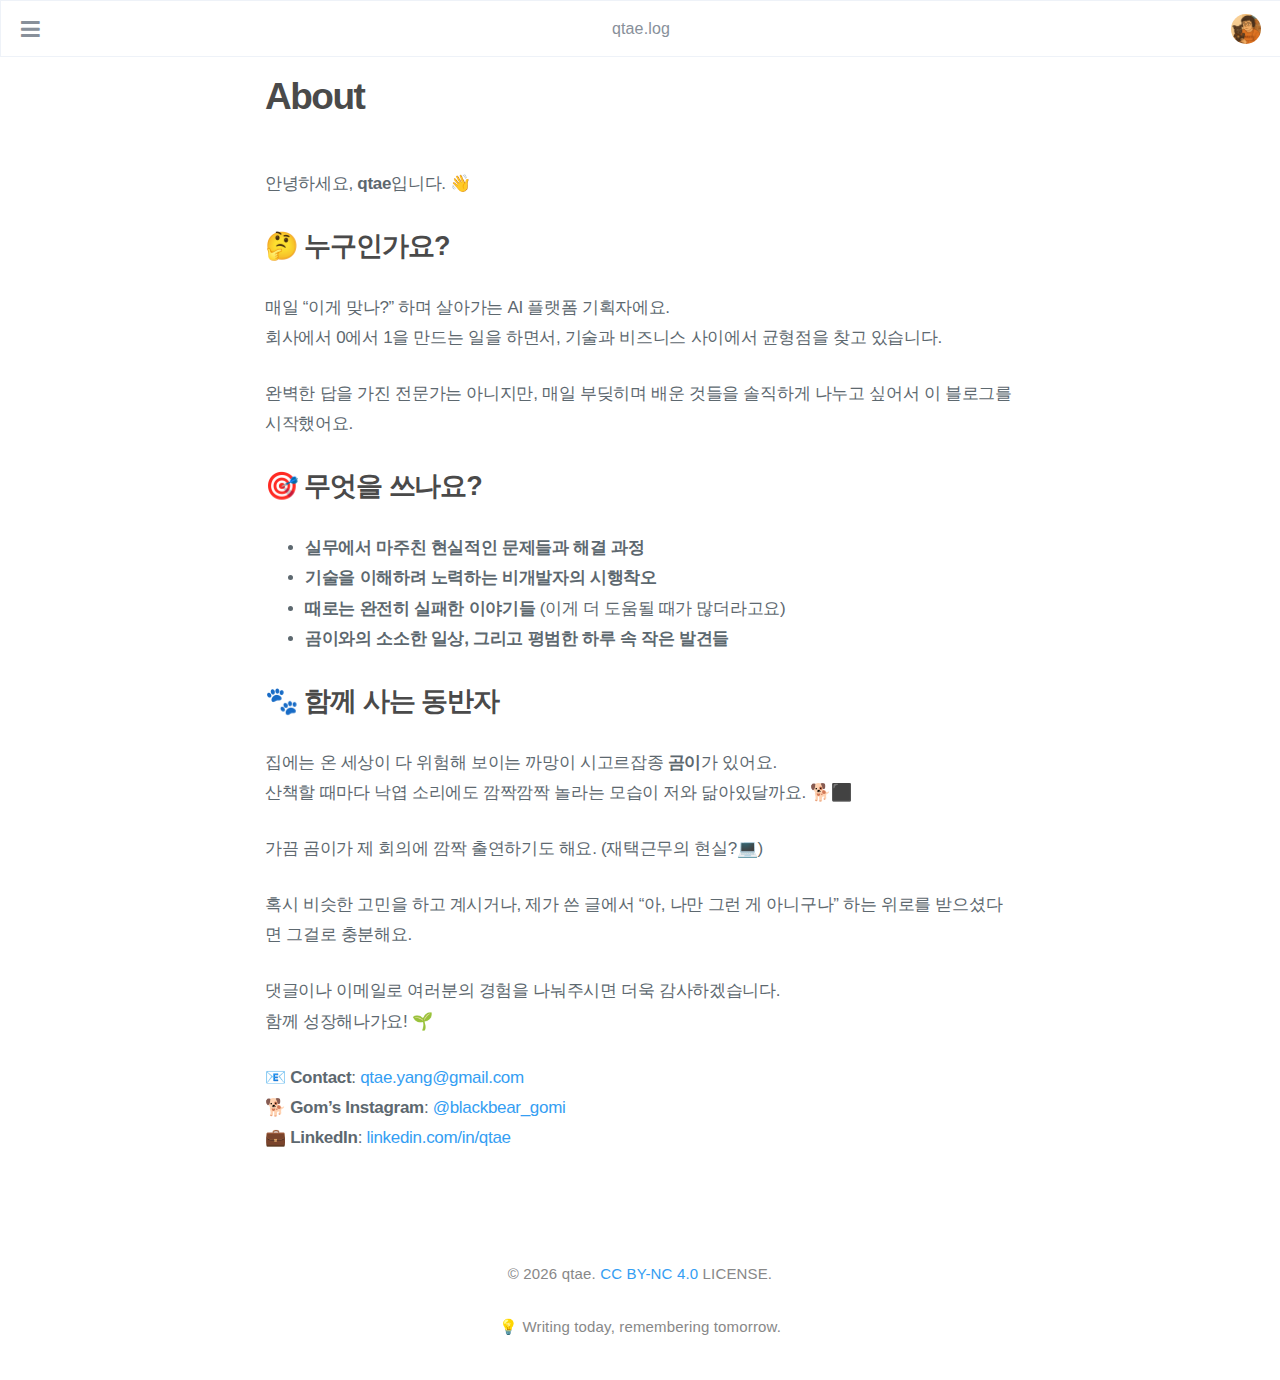
<file: about/index.html>
<!DOCTYPE html>
<html lang="ko">
    
<head>
    <meta charset="UTF-8">
    <meta name="viewport" content="width=device-width, initial-scale=1">
    <meta name="generator" content="qtae.log">
    <title>About - qtae.log</title>
    <meta name="author" content="qtae">
    
        <meta name="keywords" content="AI 플랫폼,기획자,PM,개발 블로그,인사이트,일상,">
    
    
        <link rel="icon" href="https://dailymusings.github.io/assets/images/source/assets/images/">
    
    
    <script type="application/ld+json">{"@context":"http://schema.org","@type":"Website","@id":"https://dailymusings.github.io","author":{"@type":"Person","name":"qtae","sameAs":[],"image":"avatar.jpg"},"name":"qtae.log","description":"걱정 많은 AI 플랫폼 PM의 기획 일기. 기술과 서비스 기획 과정의 고민과 인사이트, 그리고 시고르잡종 곰이와의 일상 이야기.","url":"https://dailymusings.github.io","keywords":"AI 플랫폼, 기획자, PM, 개발 블로그, 인사이트, 일상"}</script>
    <meta name="description" content="안녕하세요, qtae입니다. 👋 🤔 누구인가요?매일 “이게 맞나?” 하며 살아가는 AI 플랫폼 기획자에요.회사에서 0에서 1을 만드는 일을 하면서, 기술과 비즈니스 사이에서 균형점을 찾고 있습니다. 완벽한 답을 가진 전문가는 아니지만, 매일 부딪히며 배운 것들을 솔직하게 나누고 싶어서 이 블로그를 시작했어요. 🎯 무엇을 쓰나요? 실무에서 마주친 현실적">
<meta property="og:type" content="blog">
<meta property="og:title" content="About">
<meta property="og:url" content="https://dailymusings.github.io/about/index.html">
<meta property="og:site_name" content="qtae.log">
<meta property="og:description" content="안녕하세요, qtae입니다. 👋 🤔 누구인가요?매일 “이게 맞나?” 하며 살아가는 AI 플랫폼 기획자에요.회사에서 0에서 1을 만드는 일을 하면서, 기술과 비즈니스 사이에서 균형점을 찾고 있습니다. 완벽한 답을 가진 전문가는 아니지만, 매일 부딪히며 배운 것들을 솔직하게 나누고 싶어서 이 블로그를 시작했어요. 🎯 무엇을 쓰나요? 실무에서 마주친 현실적">
<meta property="og:locale" content="ko_KR">
<meta property="article:published_time" content="2025-06-03T14:16:28.818Z">
<meta property="article:modified_time" content="2025-05-29T18:09:41.893Z">
<meta property="article:author" content="qtae">
<meta property="article:tag" content="AI 플랫폼">
<meta property="article:tag" content="기획자">
<meta property="article:tag" content="PM">
<meta property="article:tag" content="개발 블로그">
<meta property="article:tag" content="인사이트">
<meta property="article:tag" content="일상">
<meta name="twitter:card" content="summary">
    
    
        
    
    
        <meta property="og:image" content="https://dailymusings.github.io/assets/images/avatar.jpg"/>
    
    
    
    
    <!--STYLES-->
    
<link rel="stylesheet" href="/assets/css/style-ambvnlbljiqf2e3eshgr83sj5ixcwlqnlxi8lklchye3nde3gpucmp0lvkr3.min.css">

    <!--STYLES END-->
    

    

    
        
    
</head>

    <body>
        <div id="blog">
            <!-- Define author's picture -->


    
        
            
        
    

<header id="header" data-behavior="5">
    <i id="btn-open-sidebar" class="fa fa-lg fa-bars"></i>
    <div class="header-title">
        <a
            class="header-title-link"
            href="/"
            aria-label=""
        >
            qtae.log
        </a>
    </div>
    
        
            <a
                class="header-right-picture "
                href="/about"
                aria-label="링크 열기: /about"
            >
        
        
            <img class="header-picture" src="/assets/images/avatar.jpg" alt="저자 이미지"/>
        
        </a>
    
</header>

            <!-- Define author's picture -->



        
    

<nav id="sidebar" data-behavior="5">
    <div class="sidebar-container">
        
            <div class="sidebar-profile">
                <a
                    href="/#about"
                    aria-label="저자에 대해 더 알아보기"
                >
                    <img class="sidebar-profile-picture" src="/assets/images/avatar.jpg" alt="저자 이미지"/>
                </a>
                <h4 class="sidebar-profile-name">qtae</h4>
                
                    <h5 class="sidebar-profile-bio"><p>걱정 많은 AI 플랫폼 기획자의 일상 기록</p>
</h5>
                
            </div>
        
        
            <ul class="sidebar-buttons">
            
                <li class="sidebar-button">
                    
                        <a
                            class="sidebar-button-link "
                            href="/"
                            
                            rel="noopener"
                            title="Home"
                        >
                        <i class="sidebar-button-icon fa fa-home" aria-hidden="true"></i>
                        <span class="sidebar-button-desc">Home</span>
                    </a>
            </li>
            
                <li class="sidebar-button">
                    
                        <a
                            class="sidebar-button-link "
                            href="/all-categories"
                            
                            rel="noopener"
                            title="카테고리"
                        >
                        <i class="sidebar-button-icon fa fa-bookmark" aria-hidden="true"></i>
                        <span class="sidebar-button-desc">카테고리</span>
                    </a>
            </li>
            
                <li class="sidebar-button">
                    
                        <a
                            class="sidebar-button-link "
                            href="/all-tags"
                            
                            rel="noopener"
                            title="태그"
                        >
                        <i class="sidebar-button-icon fa fa-tags" aria-hidden="true"></i>
                        <span class="sidebar-button-desc">태그</span>
                    </a>
            </li>
            
                <li class="sidebar-button">
                    
                        <a
                            class="sidebar-button-link open-algolia-search"
                            href="#search"
                            
                            rel="noopener"
                            title="검색"
                        >
                        <i class="sidebar-button-icon fa fa-search" aria-hidden="true"></i>
                        <span class="sidebar-button-desc">검색</span>
                    </a>
            </li>
            
                <li class="sidebar-button">
                    
                        <a
                            class="sidebar-button-link "
                            href="/about"
                            
                            rel="noopener"
                            title="About"
                        >
                        <i class="sidebar-button-icon fa fa-question" aria-hidden="true"></i>
                        <span class="sidebar-button-desc">About</span>
                    </a>
            </li>
            
        </ul>
        
    </div>
</nav>

            
            <div id="main" data-behavior="5"
                 class="
                        hasCoverMetaIn
                        ">
                
<article class="post">
    
    
        <div class="post-header main-content-wrap text-left">
    
        <h1 class="post-title">
            About
        </h1>
    
    
</div>

    
    <div class="post-content markdown">
        <div class="main-content-wrap">
            <p>안녕하세요, <strong>qtae</strong>입니다. 👋</p>
<h2 id="🤔-누구인가요"><a href="#🤔-누구인가요" class="headerlink" title="🤔 누구인가요?"></a>🤔 누구인가요?</h2><p>매일 “이게 맞나?” 하며 살아가는 AI 플랫폼 기획자에요.<br>회사에서 0에서 1을 만드는 일을 하면서, 기술과 비즈니스 사이에서 균형점을 찾고 있습니다.</p>
<p>완벽한 답을 가진 전문가는 아니지만, 매일 부딪히며 배운 것들을 솔직하게 나누고 싶어서 이 블로그를 시작했어요.</p>
<h2 id="🎯-무엇을-쓰나요"><a href="#🎯-무엇을-쓰나요" class="headerlink" title="🎯 무엇을 쓰나요?"></a>🎯 무엇을 쓰나요?</h2><ul>
<li><strong>실무에서 마주친 현실적인 문제들과 해결 과정</strong></li>
<li><strong>기술을 이해하려 노력하는 비개발자의 시행착오</strong></li>
<li><strong>때로는 완전히 실패한 이야기들</strong>  (이게 더 도움될 때가 많더라고요)</li>
<li><strong>곰이와의 소소한 일상, 그리고 평범한 하루 속 작은 발견들</strong></li>
</ul>
<h2 id="🐾-함께-사는-동반자"><a href="#🐾-함께-사는-동반자" class="headerlink" title="🐾 함께 사는 동반자"></a>🐾 함께 사는 동반자</h2><p>집에는 온 세상이 다 위험해 보이는 까망이 시고르잡종 <strong>곰이</strong>가 있어요.<br>산책할 때마다 낙엽 소리에도 깜짝깜짝 놀라는 모습이 저와 닮아있달까요. 🐕‍⬛</p>
<p>가끔 곰이가 제 회의에 깜짝 출연하기도 해요. (재택근무의 현실?💻)</p>
<p>혹시 비슷한 고민을 하고 계시거나, 제가 쓴 글에서 “아, 나만 그런 게 아니구나” 하는 위로를 받으셨다면 그걸로 충분해요.</p>
<p>댓글이나 이메일로 여러분의 경험을 나눠주시면 더욱 감사하겠습니다.<br>함께 성장해나가요! 🌱</p>
<p>📧 <strong>Contact</strong>: <a href="qtae.yang@gmail.com">qtae.yang@gmail.com</a><br>🐕 <strong>Gom’s Instagram</strong>: <a target="_blank" rel="noopener" href="https://www.instagram.com/blackbear_gomi">@blackbear_gomi</a><br>💼 <strong>LinkedIn</strong>: <a target="_blank" rel="noopener" href="https://www.linkedin.com/in/mutae-yang-b0b86b8b/">linkedin.com&#x2F;in&#x2F;qtae</a></p>

            


        </div>
    </div>
    <div id="post-footer" class="post-footer main-content-wrap">
        
        
            
    
        
        
            
        
    </div>
</article>



                <footer id="footer" class="main-content-wrap text-center" style="color: #888; padding: 1.5rem 0;">
  <p>
    &copy; <script>document.write(new Date().getFullYear())</script> qtae.
    <a href="http://creativecommons.org/licenses/by-nc/4.0/" target="_blank" rel="noopener">
      CC BY-NC 4.0
    </a> LICENSE.
  </p>
  <p>💡 Writing today, remembering tomorrow.</p>
</footer>
            </div>
            
        </div>
        


    
        
    

<div id="about">
    <div id="about-card">
        <div id="about-btn-close">
            <i class="fa fa-times"></i>
        </div>
        
            <img id="about-card-picture" src="/assets/images/avatar.jpg" alt="저자 이미지"/>
        
            <h4 id="about-card-name">qtae</h4>
        
            <div id="about-card-bio"><p>걱정 많은 AI 플랫폼 기획자의 일상 기록</p>
</div>
        
        
            <div id="about-card-job">
                <i class="fa fa-briefcase"></i>
                <br/>
                <p>AI 플랫폼 기획자</p>

            </div>
        
        
            <div id="about-card-location">
                <i class="fa fa-map-marker-alt"></i>
                <br/>
                대한민국
            </div>
        
    </div>
</div>

        
        
<div id="cover" style="background-image:url('/assets/images/cover.jpg');"></div>
        <!--SCRIPTS-->

<script src="/assets/js/script-rgzganiyttiedyp5nhcssyj83s1c4c32bgk3vlcwheliiutxjdnhkskjgry0.min.js"></script>

<!--SCRIPTS END-->


    




    </body>
</html>
</file>
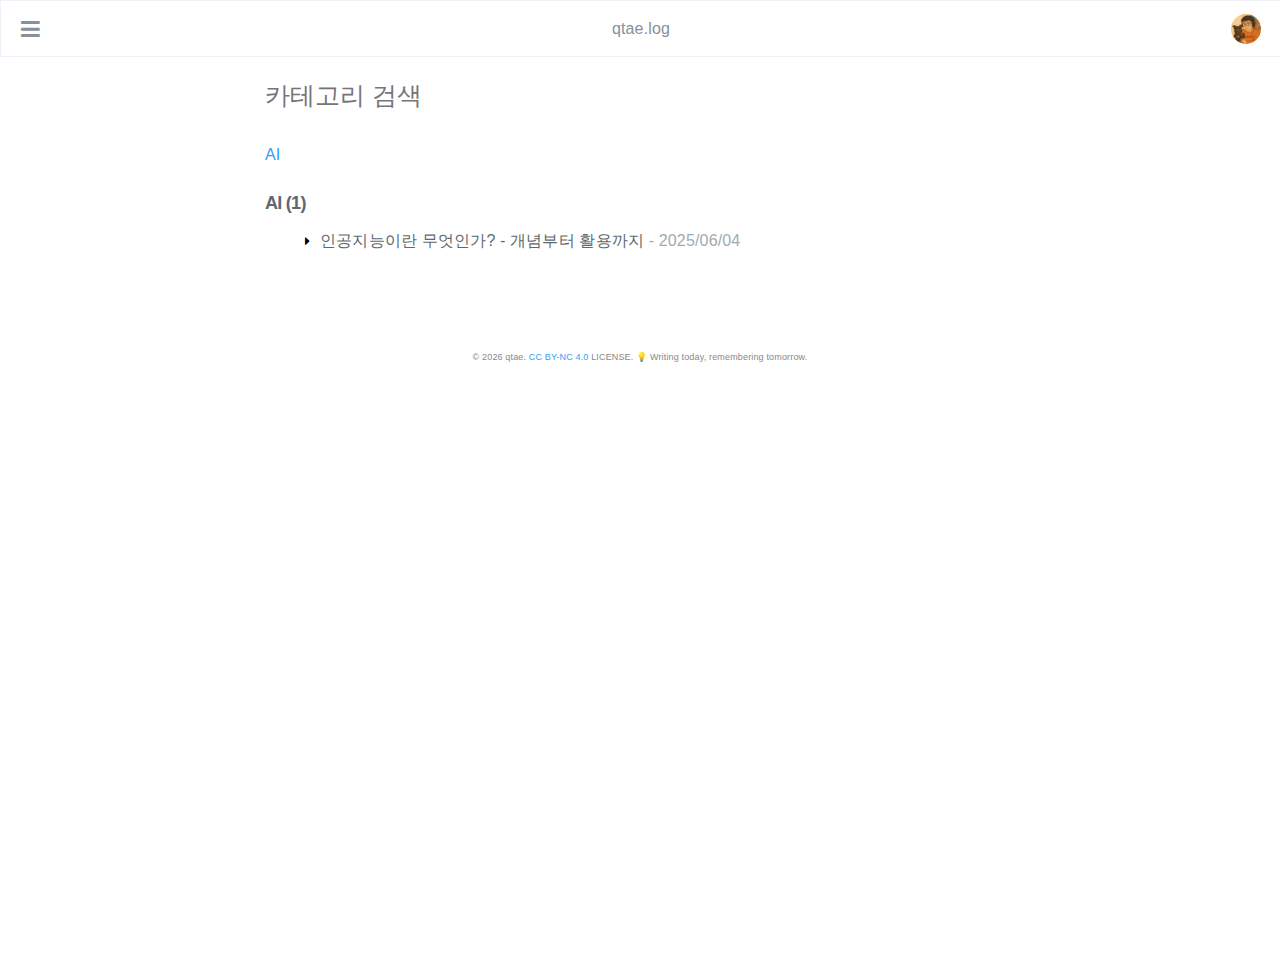
<file: all-categories/index.html>
<!DOCTYPE html>
<html lang="ko">
    
<head>
    <meta charset="UTF-8">
    <meta name="viewport" content="width=device-width, initial-scale=1">
    <meta name="generator" content="qtae.log">
    <title>all-categories - qtae.log</title>
    <meta name="author" content="qtae">
    
        <meta name="keywords" content="AI 플랫폼,기획자,PM,개발 블로그,인사이트,일상,">
    
    
        <link rel="icon" href="https://dailymusings.github.io/assets/images/source/assets/images/">
    
    
    <script type="application/ld+json">{"@context":"http://schema.org","@type":"Website","@id":"https://dailymusings.github.io","author":{"@type":"Person","name":"qtae","sameAs":[],"image":"avatar.jpg"},"name":"qtae.log","description":"걱정 많은 AI 플랫폼 PM의 기획 일기. 기술과 서비스 기획 과정의 고민과 인사이트, 그리고 시고르잡종 곰이와의 일상 이야기.","url":"https://dailymusings.github.io","keywords":"AI 플랫폼, 기획자, PM, 개발 블로그, 인사이트, 일상"}</script>
    <meta name="description" content="걱정 많은 AI 플랫폼 PM의 기획 일기. 기술과 서비스 기획 과정의 고민과 인사이트, 그리고 시고르잡종 곰이와의 일상 이야기.">
<meta property="og:type" content="blog">
<meta property="og:title" content="all-categories">
<meta property="og:url" content="https://dailymusings.github.io/all-categories/index.html">
<meta property="og:site_name" content="qtae.log">
<meta property="og:description" content="걱정 많은 AI 플랫폼 PM의 기획 일기. 기술과 서비스 기획 과정의 고민과 인사이트, 그리고 시고르잡종 곰이와의 일상 이야기.">
<meta property="og:locale" content="ko_KR">
<meta property="article:published_time" content="2025-06-03T13:29:07.298Z">
<meta property="article:modified_time" content="2025-06-03T13:29:07.298Z">
<meta property="article:author" content="qtae">
<meta property="article:tag" content="AI 플랫폼">
<meta property="article:tag" content="기획자">
<meta property="article:tag" content="PM">
<meta property="article:tag" content="개발 블로그">
<meta property="article:tag" content="인사이트">
<meta property="article:tag" content="일상">
<meta name="twitter:card" content="summary">
    
    
        
    
    
        <meta property="og:image" content="https://dailymusings.github.io/assets/images/avatar.jpg"/>
    
    
    
    
    <!--STYLES-->
    
<link rel="stylesheet" href="/assets/css/style-ambvnlbljiqf2e3eshgr83sj5ixcwlqnlxi8lklchye3nde3gpucmp0lvkr3.min.css">

    <!--STYLES END-->
    

    

    
</head>

    <body>
        <div id="blog">
            <!-- Define author's picture -->


    
        
            
        
    

<header id="header" data-behavior="5">
    <i id="btn-open-sidebar" class="fa fa-lg fa-bars"></i>
    <div class="header-title">
        <a
            class="header-title-link"
            href="/"
            aria-label=""
        >
            qtae.log
        </a>
    </div>
    
        
            <a
                class="header-right-picture "
                href="/about"
                aria-label="링크 열기: /about"
            >
        
        
            <img class="header-picture" src="/assets/images/avatar.jpg" alt="저자 이미지"/>
        
        </a>
    
</header>

            <!-- Define author's picture -->



        
    

<nav id="sidebar" data-behavior="5">
    <div class="sidebar-container">
        
            <div class="sidebar-profile">
                <a
                    href="/#about"
                    aria-label="저자에 대해 더 알아보기"
                >
                    <img class="sidebar-profile-picture" src="/assets/images/avatar.jpg" alt="저자 이미지"/>
                </a>
                <h4 class="sidebar-profile-name">qtae</h4>
                
                    <h5 class="sidebar-profile-bio"><p>걱정 많은 AI 플랫폼 기획자의 일상 기록</p>
</h5>
                
            </div>
        
        
            <ul class="sidebar-buttons">
            
                <li class="sidebar-button">
                    
                        <a
                            class="sidebar-button-link "
                            href="/"
                            
                            rel="noopener"
                            title="Home"
                        >
                        <i class="sidebar-button-icon fa fa-home" aria-hidden="true"></i>
                        <span class="sidebar-button-desc">Home</span>
                    </a>
            </li>
            
                <li class="sidebar-button">
                    
                        <a
                            class="sidebar-button-link "
                            href="/all-categories"
                            
                            rel="noopener"
                            title="카테고리"
                        >
                        <i class="sidebar-button-icon fa fa-bookmark" aria-hidden="true"></i>
                        <span class="sidebar-button-desc">카테고리</span>
                    </a>
            </li>
            
                <li class="sidebar-button">
                    
                        <a
                            class="sidebar-button-link "
                            href="/all-tags"
                            
                            rel="noopener"
                            title="태그"
                        >
                        <i class="sidebar-button-icon fa fa-tags" aria-hidden="true"></i>
                        <span class="sidebar-button-desc">태그</span>
                    </a>
            </li>
            
                <li class="sidebar-button">
                    
                        <a
                            class="sidebar-button-link open-algolia-search"
                            href="#search"
                            
                            rel="noopener"
                            title="검색"
                        >
                        <i class="sidebar-button-icon fa fa-search" aria-hidden="true"></i>
                        <span class="sidebar-button-desc">검색</span>
                    </a>
            </li>
            
                <li class="sidebar-button">
                    
                        <a
                            class="sidebar-button-link "
                            href="/about"
                            
                            rel="noopener"
                            title="About"
                        >
                        <i class="sidebar-button-icon fa fa-question" aria-hidden="true"></i>
                        <span class="sidebar-button-desc">About</span>
                    </a>
            </li>
            
        </ul>
        
    </div>
</nav>

            
            <div id="main" data-behavior="5"
                 class="
                        hasCoverMetaIn
                        ">
                
<div id="categories-archives" class="main-content-wrap">
    <form id="filter-form" action="##">
        <input name="category" type="text" class="form-control input--xlarge"
               placeholder="카테고리 검색" autofocus="autofocus">
    </form>
    <h5 class="archive-result text-color-base text-xlarge"
        data-message-zero="카테고리가 없습니다."
        data-message-one="1 개의 카테고리가 있습니다."
        data-message-other="{n} 개의 카테고리가 있습니다."></h5>

        <section class="boxes">
        
            
                <div><a href="#posts-list-AI" class="category-anchor" data-category="ai" data-parent-categories="">AI</a></div>
            
        
    </section>
    <section class="boxes">
        
            
                    <div id="posts-list-AI" class="archive " data-category="ai" data-parent-categories=""><h4 class="archive-title text-xlarge"><a class="link-unstyled" href="/categories/AI/">AI (1)</a></h4><ul class="archive-posts"><li class="archive-post"><a class="archive-post-title" href="/2025/06/04/ai-intro.md/">인공지능이란 무엇인가? - 개념부터 활용까지</a><span class="archive-post-date"> - 2025/06/04</span></li></ul></div>
            
        
    </section>
</div>

                <footer id="footer" class="main-content-wrap text-center" style="font-size: 0.9rem; color: #888; padding: 1.5rem 0;">
  <p>
    &copy; <script>document.write(new Date().getFullYear())</script> qtae.
    <a href="http://creativecommons.org/licenses/by-nc/4.0/" target="_blank" rel="noopener">
      CC BY-NC 4.0
    </a> LICENSE. 💡 Writing today, remembering tomorrow.
  </p>
</footer>

  
            </div>
            
        </div>
        


    
        
    

<div id="about">
    <div id="about-card">
        <div id="about-btn-close">
            <i class="fa fa-times"></i>
        </div>
        
            <img id="about-card-picture" src="/assets/images/avatar.jpg" alt="저자 이미지"/>
        
            <h4 id="about-card-name">qtae</h4>
        
            <div id="about-card-bio"><p>걱정 많은 AI 플랫폼 기획자의 일상 기록</p>
</div>
        
        
            <div id="about-card-job">
                <i class="fa fa-briefcase"></i>
                <br/>
                <p>AI 플랫폼 기획자</p>

            </div>
        
        
            <div id="about-card-location">
                <i class="fa fa-map-marker-alt"></i>
                <br/>
                대한민국
            </div>
        
    </div>
</div>

        
        
<div id="cover" style="background-image:url('/assets/images/cover.jpg');"></div>
        <!--SCRIPTS-->

<script src="/assets/js/script-rgzganiyttiedyp5nhcssyj83s1c4c32bgk3vlcwheliiutxjdnhkskjgry0.min.js"></script>

<!--SCRIPTS END-->





    </body>
</html>
</file>
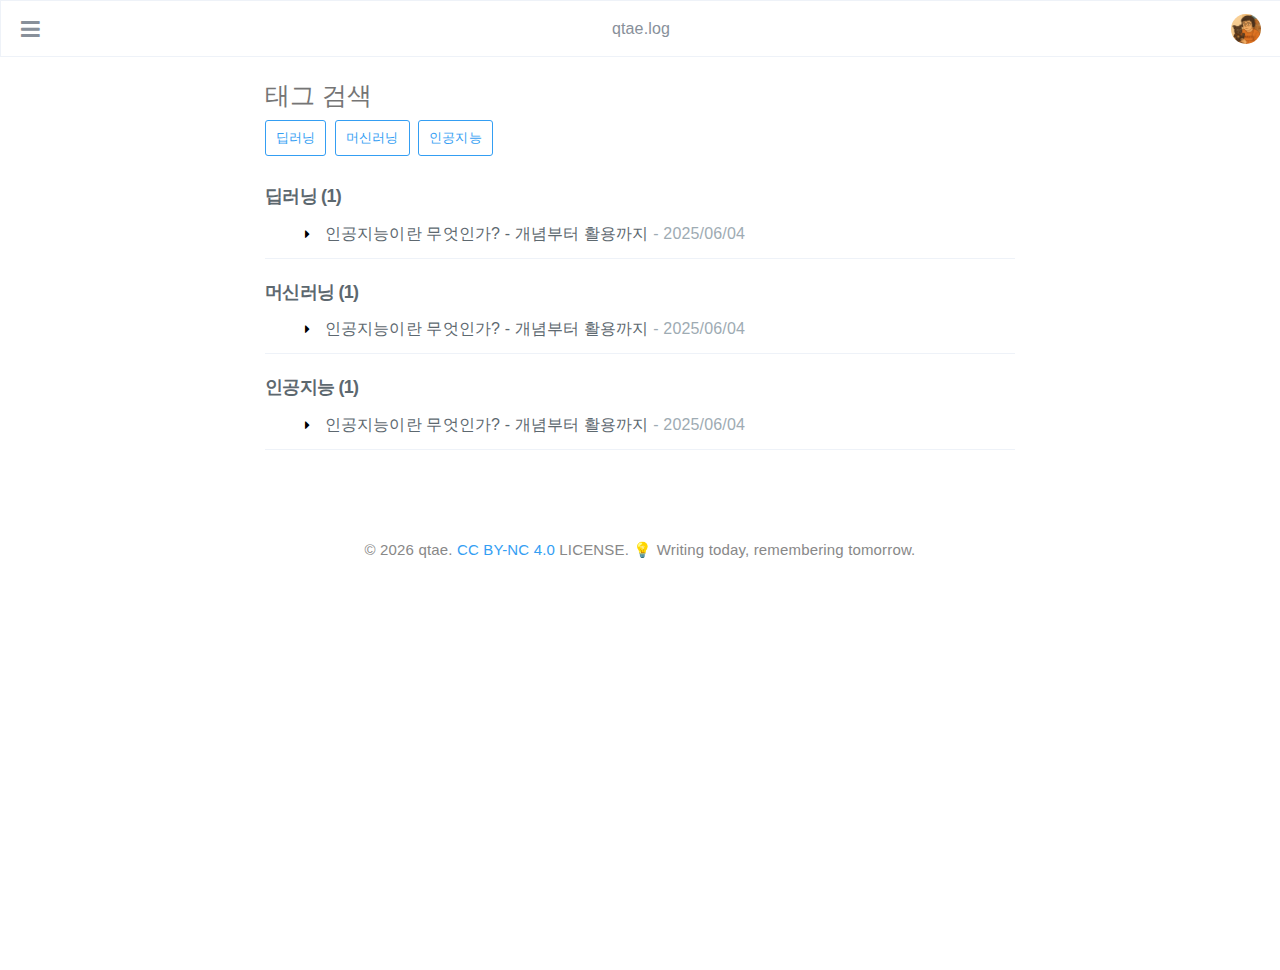
<file: all-tags/index.html>
<!DOCTYPE html>
<html lang="ko">
    
<head>
    <meta charset="UTF-8">
    <meta name="viewport" content="width=device-width, initial-scale=1">
    <meta name="generator" content="qtae.log">
    <title>all-tags - qtae.log</title>
    <meta name="author" content="qtae">
    
        <meta name="keywords" content="AI 플랫폼,기획자,PM,개발 블로그,인사이트,일상,">
    
    
        <link rel="icon" href="https://dailymusings.github.io/assets/images/source/assets/images/">
    
    
    <script type="application/ld+json">{"@context":"http://schema.org","@type":"Website","@id":"https://dailymusings.github.io","author":{"@type":"Person","name":"qtae","sameAs":[],"image":"avatar.jpg"},"name":"qtae.log","description":"걱정 많은 AI 플랫폼 PM의 기획 일기. 기술과 서비스 기획 과정의 고민과 인사이트, 그리고 시고르잡종 곰이와의 일상 이야기.","url":"https://dailymusings.github.io","keywords":"AI 플랫폼, 기획자, PM, 개발 블로그, 인사이트, 일상"}</script>
    <meta name="description" content="걱정 많은 AI 플랫폼 PM의 기획 일기. 기술과 서비스 기획 과정의 고민과 인사이트, 그리고 시고르잡종 곰이와의 일상 이야기.">
<meta property="og:type" content="blog">
<meta property="og:title" content="all-tags">
<meta property="og:url" content="https://dailymusings.github.io/all-tags/index.html">
<meta property="og:site_name" content="qtae.log">
<meta property="og:description" content="걱정 많은 AI 플랫폼 PM의 기획 일기. 기술과 서비스 기획 과정의 고민과 인사이트, 그리고 시고르잡종 곰이와의 일상 이야기.">
<meta property="og:locale" content="ko_KR">
<meta property="article:published_time" content="2025-06-03T13:29:20.983Z">
<meta property="article:modified_time" content="2025-06-03T13:29:20.983Z">
<meta property="article:author" content="qtae">
<meta property="article:tag" content="AI 플랫폼">
<meta property="article:tag" content="기획자">
<meta property="article:tag" content="PM">
<meta property="article:tag" content="개발 블로그">
<meta property="article:tag" content="인사이트">
<meta property="article:tag" content="일상">
<meta name="twitter:card" content="summary">
    
    
        
    
    
        <meta property="og:image" content="https://dailymusings.github.io/assets/images/avatar.jpg"/>
    
    
    
    
    <!--STYLES-->
    
<link rel="stylesheet" href="/assets/css/style-ambvnlbljiqf2e3eshgr83sj5ixcwlqnlxi8lklchye3nde3gpucmp0lvkr3.min.css">

    <!--STYLES END-->
    

    

    
</head>

    <body>
        <div id="blog">
            <!-- Define author's picture -->


    
        
            
        
    

<header id="header" data-behavior="5">
    <i id="btn-open-sidebar" class="fa fa-lg fa-bars"></i>
    <div class="header-title">
        <a
            class="header-title-link"
            href="/"
            aria-label=""
        >
            qtae.log
        </a>
    </div>
    
        
            <a
                class="header-right-picture "
                href="/about"
                aria-label="링크 열기: /about"
            >
        
        
            <img class="header-picture" src="/assets/images/avatar.jpg" alt="저자 이미지"/>
        
        </a>
    
</header>

            <!-- Define author's picture -->



        
    

<nav id="sidebar" data-behavior="5">
    <div class="sidebar-container">
        
            <div class="sidebar-profile">
                <a
                    href="/#about"
                    aria-label="저자에 대해 더 알아보기"
                >
                    <img class="sidebar-profile-picture" src="/assets/images/avatar.jpg" alt="저자 이미지"/>
                </a>
                <h4 class="sidebar-profile-name">qtae</h4>
                
                    <h5 class="sidebar-profile-bio"><p>걱정 많은 AI 플랫폼 기획자의 일상 기록</p>
</h5>
                
            </div>
        
        
            <ul class="sidebar-buttons">
            
                <li class="sidebar-button">
                    
                        <a
                            class="sidebar-button-link "
                            href="/"
                            
                            rel="noopener"
                            title="Home"
                        >
                        <i class="sidebar-button-icon fa fa-home" aria-hidden="true"></i>
                        <span class="sidebar-button-desc">Home</span>
                    </a>
            </li>
            
                <li class="sidebar-button">
                    
                        <a
                            class="sidebar-button-link "
                            href="/all-categories"
                            
                            rel="noopener"
                            title="카테고리"
                        >
                        <i class="sidebar-button-icon fa fa-bookmark" aria-hidden="true"></i>
                        <span class="sidebar-button-desc">카테고리</span>
                    </a>
            </li>
            
                <li class="sidebar-button">
                    
                        <a
                            class="sidebar-button-link "
                            href="/all-tags"
                            
                            rel="noopener"
                            title="태그"
                        >
                        <i class="sidebar-button-icon fa fa-tags" aria-hidden="true"></i>
                        <span class="sidebar-button-desc">태그</span>
                    </a>
            </li>
            
                <li class="sidebar-button">
                    
                        <a
                            class="sidebar-button-link open-algolia-search"
                            href="#search"
                            
                            rel="noopener"
                            title="검색"
                        >
                        <i class="sidebar-button-icon fa fa-search" aria-hidden="true"></i>
                        <span class="sidebar-button-desc">검색</span>
                    </a>
            </li>
            
                <li class="sidebar-button">
                    
                        <a
                            class="sidebar-button-link "
                            href="/about"
                            
                            rel="noopener"
                            title="About"
                        >
                        <i class="sidebar-button-icon fa fa-question" aria-hidden="true"></i>
                        <span class="sidebar-button-desc">About</span>
                    </a>
            </li>
            
        </ul>
        
    </div>
</nav>

            
            <div id="main" data-behavior="5"
                 class="
                        hasCoverMetaIn
                        ">
                <div id="tags-archives" class="main-content-wrap">
    <form id="filter-form" action="#">
        <input name="tag" type="text" class="form-control input--xlarge" placeholder="태그 검색" autofocus="autofocus">
    </form>
    <h4 class="archive-result text-color-base text-xlarge"
        data-message-zero="태그가 없습니다."
        data-message-one="1 개의 태그가 있습니다."
        data-message-other="{n} 개의 태그가 있습니다."></h4>

        <section>
        
            <a class="tag tag--primary tag--small" href="#딥러닝-list" data-tag="딥러닝">
                딥러닝
            </a>
        
            <a class="tag tag--primary tag--small" href="#머신러닝-list" data-tag="머신러닝">
                머신러닝
            </a>
        
            <a class="tag tag--primary tag--small" href="#인공지능-list" data-tag="인공지능">
                인공지능
            </a>
        
    </section>
    <section class="boxes">
        
            <div id="딥러닝-list" class="archive box" data-tag="딥러닝">
                <h4 class="archive-title">
                    <a class="link-unstyled" href="/tags/%EB%94%A5%EB%9F%AC%EB%8B%9D">
                        딥러닝 (1)
                    </a>
                </h4>
                <ul class="archive-posts">
                    
                        <li class="archive-post">
                            <a class="archive-post-title" href="/2025/06/04/ai-intro.md/">
                                인공지능이란 무엇인가? - 개념부터 활용까지
                            </a>
                            <span class="archive-post-date">
                                 - 2025/06/04
                            </span>
                        </li>
                    
                </ul>
            </div>
        
            <div id="머신러닝-list" class="archive box" data-tag="머신러닝">
                <h4 class="archive-title">
                    <a class="link-unstyled" href="/tags/%EB%A8%B8%EC%8B%A0%EB%9F%AC%EB%8B%9D">
                        머신러닝 (1)
                    </a>
                </h4>
                <ul class="archive-posts">
                    
                        <li class="archive-post">
                            <a class="archive-post-title" href="/2025/06/04/ai-intro.md/">
                                인공지능이란 무엇인가? - 개념부터 활용까지
                            </a>
                            <span class="archive-post-date">
                                 - 2025/06/04
                            </span>
                        </li>
                    
                </ul>
            </div>
        
            <div id="인공지능-list" class="archive box" data-tag="인공지능">
                <h4 class="archive-title">
                    <a class="link-unstyled" href="/tags/%EC%9D%B8%EA%B3%B5%EC%A7%80%EB%8A%A5">
                        인공지능 (1)
                    </a>
                </h4>
                <ul class="archive-posts">
                    
                        <li class="archive-post">
                            <a class="archive-post-title" href="/2025/06/04/ai-intro.md/">
                                인공지능이란 무엇인가? - 개념부터 활용까지
                            </a>
                            <span class="archive-post-date">
                                 - 2025/06/04
                            </span>
                        </li>
                    
                </ul>
            </div>
        
    </section>
</div>

                <footer id="footer" class="main-content-wrap text-center" style="color: #888; padding: 1.5rem 0;">
  <p>
    &copy; <script>document.write(new Date().getFullYear())</script> qtae.
    <a href="http://creativecommons.org/licenses/by-nc/4.0/" target="_blank" rel="noopener">
      CC BY-NC 4.0
    </a> LICENSE. 💡 Writing today, remembering tomorrow.
  </p>
</footer>
            </div>
            
        </div>
        


    
        
    

<div id="about">
    <div id="about-card">
        <div id="about-btn-close">
            <i class="fa fa-times"></i>
        </div>
        
            <img id="about-card-picture" src="/assets/images/avatar.jpg" alt="저자 이미지"/>
        
            <h4 id="about-card-name">qtae</h4>
        
            <div id="about-card-bio"><p>걱정 많은 AI 플랫폼 기획자의 일상 기록</p>
</div>
        
        
            <div id="about-card-job">
                <i class="fa fa-briefcase"></i>
                <br/>
                <p>AI 플랫폼 기획자</p>

            </div>
        
        
            <div id="about-card-location">
                <i class="fa fa-map-marker-alt"></i>
                <br/>
                대한민국
            </div>
        
    </div>
</div>

        
        
<div id="cover" style="background-image:url('/assets/images/cover.jpg');"></div>
        <!--SCRIPTS-->

<script src="/assets/js/script-rgzganiyttiedyp5nhcssyj83s1c4c32bgk3vlcwheliiutxjdnhkskjgry0.min.js"></script>

<!--SCRIPTS END-->





    </body>
</html>
</file>
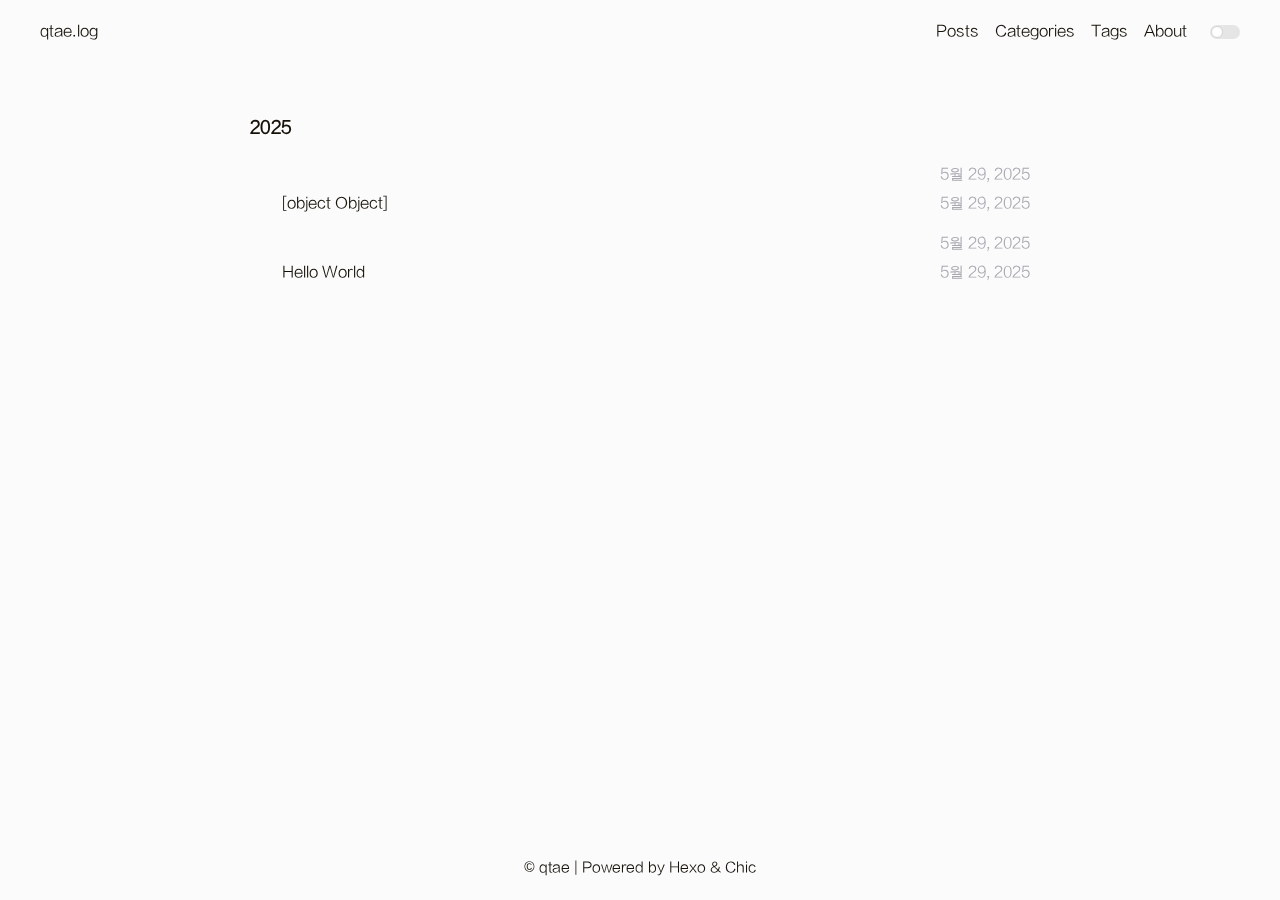
<file: archives/index.html>
<!DOCTYPE html>
<html lang="ko">

<head>
    <meta charset="UTF-8">
<meta name="viewport"
      content="width=device-width, initial-scale=1.0, maximum-scale=1.0, minimum-scale=1.0">
<meta http-equiv="X-UA-Compatible" content="ie=edge">

    <meta name="author" content="qtae">


    <meta name="subtitle" content="플랫폼 기획과 기술 사이">


    <meta name="description" content="AI와 플랫폼을 고민하는 기획자의 기록. 잡종 강아지 까망이와 함께하는 개발 & 기획 이야기.">


    <meta name="keywords" content="플랫폼 기획, AI, 기술활용, 개발블로그, 기획자의 일상">


<title>아카이브 | qtae.log</title>



    <link rel="icon" href="/favicon.ico">




    <!-- stylesheets list from _config.yml -->
    
    <link rel="stylesheet" href="/css/style.css">
    



    <!-- scripts list from _config.yml -->
    
    <script src="/js/script.js"></script>
    
    <script src="/js/tocbot.min.js"></script>
    



    
    
        
    


<meta name="generator" content="Hexo 7.3.0"></head>

<body>
    <script>
        // this function is used to check current theme before page loaded.
        (() => {
            const pagebody = document.getElementsByTagName('body')[0]

            function setTheme(status) {

                if (status === 'dark') {
                    window.sessionStorage.theme = 'dark'
                    pagebody.classList.add('dark-theme');

                } else if (status === 'light') {
                    window.sessionStorage.theme = 'light'
                    pagebody.classList.remove('dark-theme');
                }
            };

            setTheme(window.sessionStorage.theme)
        })();
    </script>

    <div class="wrapper">
        <header>
    <nav class="navbar">
        <div class="container">
            <div class="navbar-header header-logo"><a href="/">qtae.log</a></div>
            <div class="menu navbar-right">
                
                <a class="menu-item" href="/archives">Posts</a>
                
                <a class="menu-item" href="/category">Categories</a>
                
                <a class="menu-item" href="/tag">Tags</a>
                
                <a class="menu-item" href="/about">About</a>
                
                
                <input id="switch_default" type="checkbox" class="switch_default">
                <label for="switch_default" class="toggleBtn"></label>
            </div>
        </div>
    </nav>

    
    <nav class="navbar-mobile" id="nav-mobile">
        <div class="container">
            <div class="navbar-header">
                <div>
                    <a href="/">qtae.log</a><a id="mobile-toggle-theme">·&nbsp;Light</a>
                </div>
                <div class="menu-toggle" onclick="mobileBtn()">
                    <svg class="menu-icon" xmlns="http://www.w3.org/2000/svg" width="32" height="32" viewBox="0 0 24 24"><path fill="currentColor" d="M4.5 17.27q-.213 0-.356-.145T4 16.768t.144-.356t.356-.143h15q.213 0 .356.144q.144.144.144.357t-.144.356t-.356.143zm0-4.77q-.213 0-.356-.144T4 11.999t.144-.356t.356-.143h15q.213 0 .356.144t.144.357t-.144.356t-.356.143zm0-4.77q-.213 0-.356-.143Q4 7.443 4 7.23t.144-.356t.356-.143h15q.213 0 .356.144T20 7.23t-.144.356t-.356.144z"/></svg>
                    <svg class="close-icon" xmlns="http://www.w3.org/2000/svg" width="32" height="32" viewBox="0 0 24 24"><!-- Icon from Material Symbols Light by Google - https://github.com/google/material-design-icons/blob/master/LICENSE --><path fill="currentColor" d="m12 12.708l-5.246 5.246q-.14.14-.344.15t-.364-.15t-.16-.354t.16-.354L11.292 12L6.046 6.754q-.14-.14-.15-.344t.15-.364t.354-.16t.354.16L12 11.292l5.246-5.246q.14-.14.345-.15q.203-.01.363.15t.16.354t-.16.354L12.708 12l5.246 5.246q.14.14.15.345q.01.203-.15.363t-.354.16t-.354-.16z"/></svg>
                </div>
            </div>
            <div class="menu" id="mobile-menu">
                
                <a class="menu-item" href="/archives">Posts</a>
                
                <a class="menu-item" href="/category">Categories</a>
                
                <a class="menu-item" href="/tag">Tags</a>
                
                <a class="menu-item" href="/about">About</a>
                
            </div>
        </div>
    </nav>

</header>
<script>
    var mobileBtn = function f() {
        var toggleMenu = document.getElementsByClassName("menu-toggle")[0];
        var mobileMenu = document.getElementById("mobile-menu");
        if (toggleMenu.classList.contains("active")) {
            toggleMenu.classList.remove("active")
            mobileMenu.classList.remove("active")
        } else {
            toggleMenu.classList.add("active")
            mobileMenu.classList.add("active")
        }
    }
</script>
            <div class="main">
                <div class="post-wrap archive">
    
    
        

        
            <h3>2025</h3>
        

        <article class="archive-item">
            <a class="archive-item-link" href="/2025/05/29/blog/%7B%7Bfile_name%7D%7D/image.png/"></a>
            <span class="archive-item-date">5월 29, 2025</span>
        </article>
    
        

        

        <article class="archive-item">
            <a class="archive-item-link" href="/2025/05/29/blog/Template/Hexo%20Post%20Template.md/">[object Object]</a>
            <span class="archive-item-date">5월 29, 2025</span>
        </article>
    
        

        

        <article class="archive-item">
            <a class="archive-item-link" href="/2025/05/29/blog/Welcome/"></a>
            <span class="archive-item-date">5월 29, 2025</span>
        </article>
    
        

        

        <article class="archive-item">
            <a class="archive-item-link" href="/2025/05/29/hello-world/">Hello World</a>
            <span class="archive-item-date">5월 29, 2025</span>
        </article>
    
    
</div>
            </div>
            <footer id="footer" class="footer">
    <div class="copyright">
        <span>© qtae | Powered by <a href="https://hexo.io" target="_blank">Hexo</a> & <a href="https://github.com/Siricee/hexo-theme-Chic" target="_blank">Chic</a></span>
    </div>
</footer>

    </div>
</body>

</html>
</file>
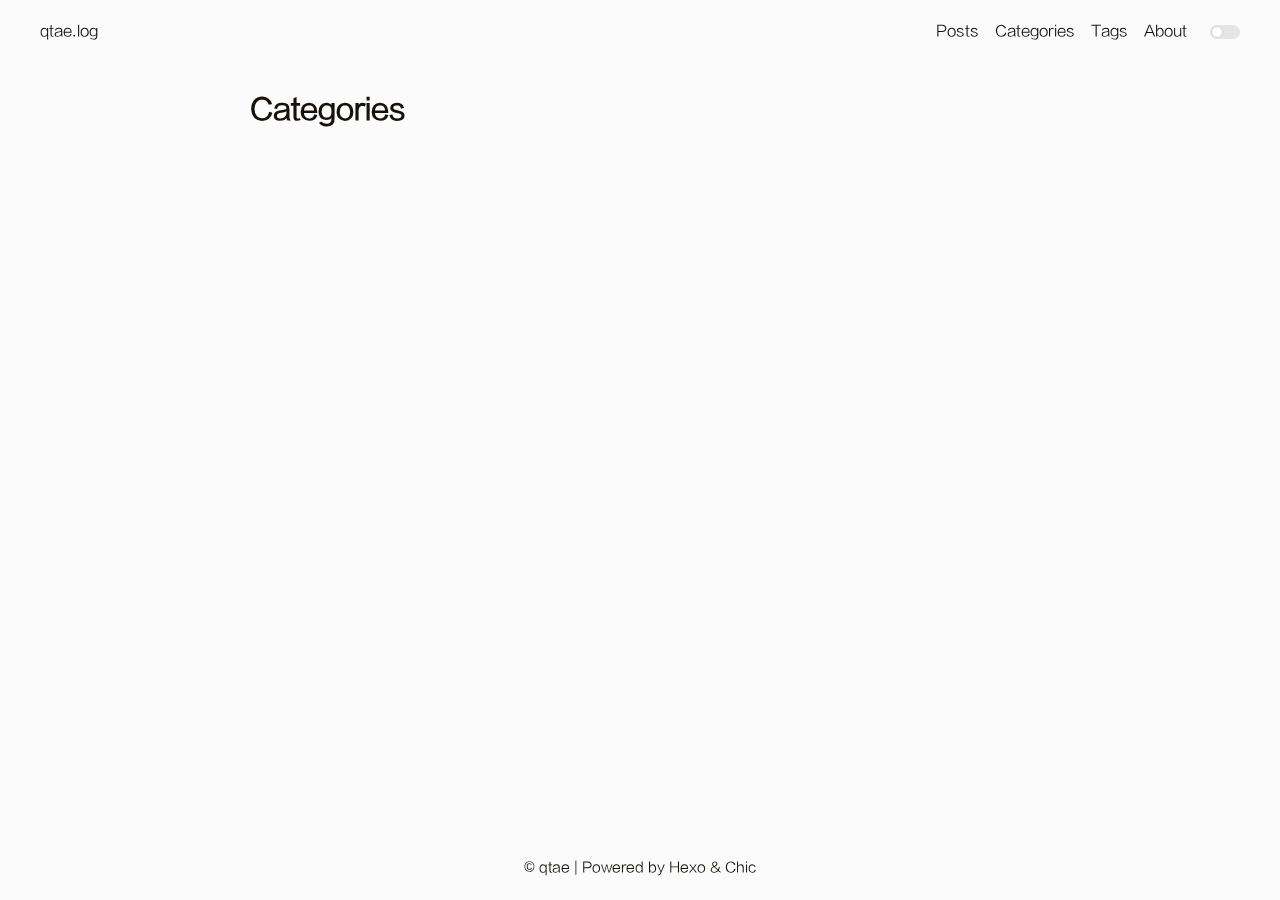
<file: categories/index.html>
<!DOCTYPE html>
<html lang="ko">

<head>
    <meta charset="UTF-8">
<meta name="viewport"
      content="width=device-width, initial-scale=1.0, maximum-scale=1.0, minimum-scale=1.0">
<meta http-equiv="X-UA-Compatible" content="ie=edge">

    <meta name="author" content="qtae">


    <meta name="subtitle" content="플랫폼 기획과 기술 사이">


    <meta name="description" content="걱정 많은 AI 플랫폼 PM의 기획 일기. 기술과 서비스 기획 과정의 고민과 인사이트, 그리고 시고르잡종 곰이와의 일상 이야기.">


    <meta name="keywords" content="AI 플랫폼, 기획자, PM, 서비스 기획, 개발 블로그, 인사이트, 일상">


<title>Categories | qtae.log</title>



    <link rel="icon" href="/favicon.ico">


<!-- NanumSquare 웹폰트 불러오기 -->
<link rel="preconnect" href="https://cdn.jsdelivr.net">
<link rel="preconnect" href="https://cdn.jsdelivr.net" crossorigin>
<style>
  @font-face {
    font-family: 'NanumSquare';
    src: url('https://cdn.jsdelivr.net/gh/projectnoonnu/noonfonts_2107@1.1/NanumSquare.woff2') format('woff2');
    font-weight: normal;
    font-style: normal;
  }
</style>




    <!-- stylesheets list from _config.yml -->
    
    <link rel="stylesheet" href="/css/style.css">
    



    <!-- scripts list from _config.yml -->
    
    <script src="/js/script.js"></script>
    
    <script src="/js/tocbot.min.js"></script>
    



    
    
        
    


<meta name="generator" content="Hexo 7.3.0"></head>

<body>
    <script>
        // this function is used to check current theme before page loaded.
        (() => {
            const pagebody = document.getElementsByTagName('body')[0]

            function setTheme(status) {

                if (status === 'dark') {
                    window.sessionStorage.theme = 'dark'
                    pagebody.classList.add('dark-theme');

                } else if (status === 'light') {
                    window.sessionStorage.theme = 'light'
                    pagebody.classList.remove('dark-theme');
                }
            };

            setTheme(window.sessionStorage.theme)
        })();
    </script>

    <div class="wrapper">
        <header>
    <nav class="navbar">
        <div class="container">
            <div class="navbar-header header-logo"><a href="/">qtae.log</a></div>
            <div class="menu navbar-right">
                
                <a class="menu-item" href="/archives">Posts</a>
                
                <a class="menu-item" href="/category">Categories</a>
                
                <a class="menu-item" href="/tag">Tags</a>
                
                <a class="menu-item" href="/about">About</a>
                
                
                <input id="switch_default" type="checkbox" class="switch_default">
                <label for="switch_default" class="toggleBtn"></label>
            </div>
        </div>
    </nav>

    
    <nav class="navbar-mobile" id="nav-mobile">
        <div class="container">
            <div class="navbar-header">
                <div>
                    <a href="/">qtae.log</a><a id="mobile-toggle-theme">·&nbsp;Light</a>
                </div>
                <div class="menu-toggle" onclick="mobileBtn()">
                    <svg class="menu-icon" xmlns="http://www.w3.org/2000/svg" width="32" height="32" viewBox="0 0 24 24"><path fill="currentColor" d="M4.5 17.27q-.213 0-.356-.145T4 16.768t.144-.356t.356-.143h15q.213 0 .356.144q.144.144.144.357t-.144.356t-.356.143zm0-4.77q-.213 0-.356-.144T4 11.999t.144-.356t.356-.143h15q.213 0 .356.144t.144.357t-.144.356t-.356.143zm0-4.77q-.213 0-.356-.143Q4 7.443 4 7.23t.144-.356t.356-.143h15q.213 0 .356.144T20 7.23t-.144.356t-.356.144z"/></svg>
                    <svg class="close-icon" xmlns="http://www.w3.org/2000/svg" width="32" height="32" viewBox="0 0 24 24"><!-- Icon from Material Symbols Light by Google - https://github.com/google/material-design-icons/blob/master/LICENSE --><path fill="currentColor" d="m12 12.708l-5.246 5.246q-.14.14-.344.15t-.364-.15t-.16-.354t.16-.354L11.292 12L6.046 6.754q-.14-.14-.15-.344t.15-.364t.354-.16t.354.16L12 11.292l5.246-5.246q.14-.14.345-.15q.203-.01.363.15t.16.354t-.16.354L12.708 12l5.246 5.246q.14.14.15.345q.01.203-.15.363t-.354.16t-.354-.16z"/></svg>
                </div>
            </div>
            <div class="menu" id="mobile-menu">
                
                <a class="menu-item" href="/archives">Posts</a>
                
                <a class="menu-item" href="/category">Categories</a>
                
                <a class="menu-item" href="/tag">Tags</a>
                
                <a class="menu-item" href="/about">About</a>
                
            </div>
        </div>
    </nav>

</header>
<script>
    var mobileBtn = function f() {
        var toggleMenu = document.getElementsByClassName("menu-toggle")[0];
        var mobileMenu = document.getElementById("mobile-menu");
        if (toggleMenu.classList.contains("active")) {
            toggleMenu.classList.remove("active")
            mobileMenu.classList.remove("active")
        } else {
            toggleMenu.classList.add("active")
            mobileMenu.classList.add("active")
        }
    }
</script>
            <div class="main">
                <div class="container">
    <article class="post-wrap page">
        
        <h2 class="post-title">Categories</h2>
        
        <section class="post-content">
            
        </section>
    </article>
</div>

            </div>
            <footer id="footer" class="footer">
    <div class="copyright">
        <span>© qtae | Powered by <a href="https://hexo.io" target="_blank">Hexo</a> & <a href="https://github.com/Siricee/hexo-theme-Chic" target="_blank">Chic</a></span>
    </div>
</footer>

    </div>
</body>

</html>
</file>
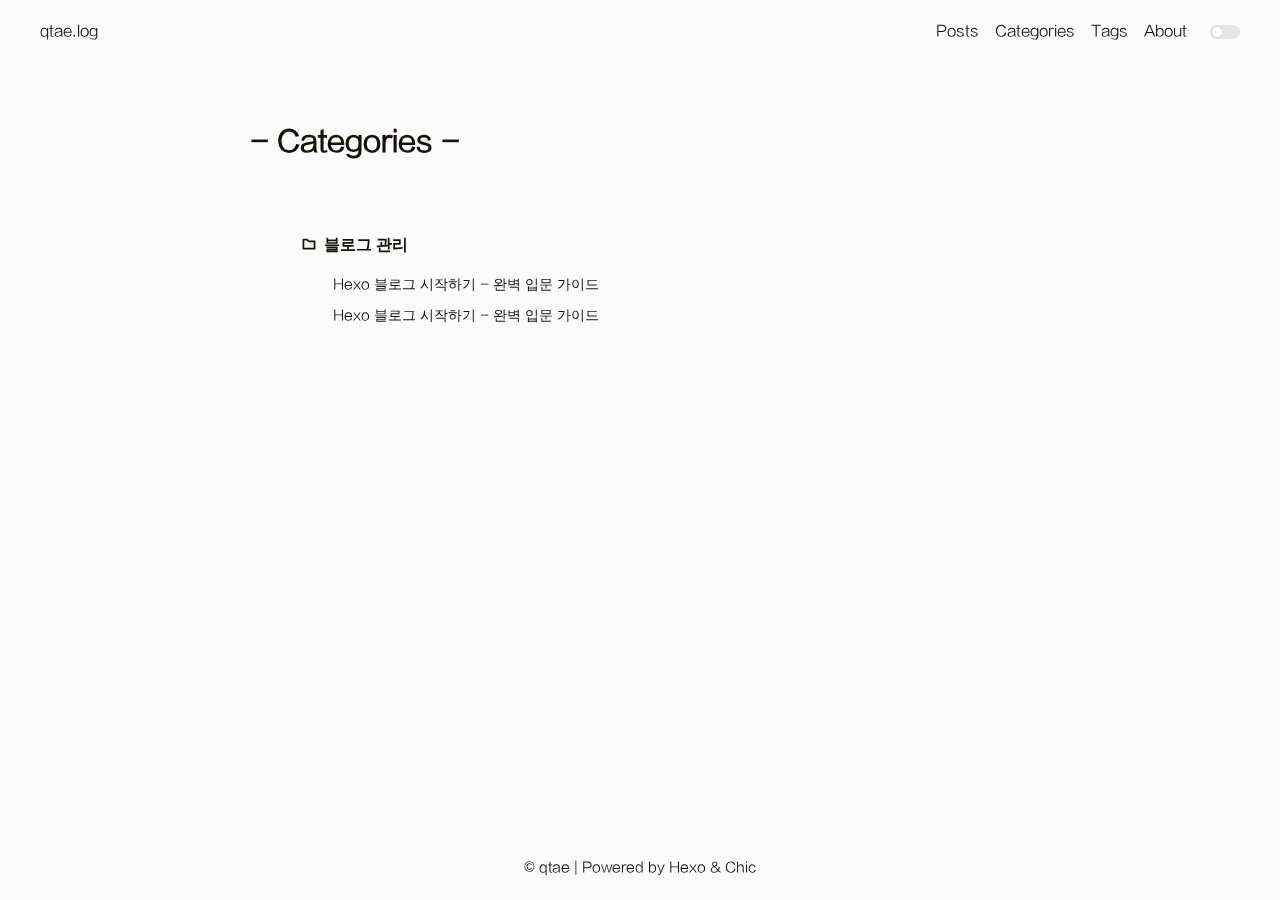
<file: category/index.html>
<!DOCTYPE html>
<html lang="ko">

<head>
    <meta charset="UTF-8">
<meta name="viewport"
      content="width=device-width, initial-scale=1.0, maximum-scale=1.0, minimum-scale=1.0">
<meta http-equiv="X-UA-Compatible" content="ie=edge">

    <meta name="author" content="qtae">


    <meta name="subtitle" content="플랫폼 기획과 기술 사이">


    <meta name="description" content="걱정 많은 AI 플랫폼 PM의 기획 일기. 기술과 서비스 기획 과정의 고민과 인사이트, 그리고 시고르잡종 곰이와의 일상 이야기.">


    <meta name="keywords" content="AI 플랫폼, 기획자, PM, 서비스 기획, 개발 블로그, 인사이트, 일상">


<title>Category | qtae.log</title>



    <link rel="icon" href="/favicon.ico">


<!-- NanumSquare 웹폰트 불러오기 -->
<link rel="preconnect" href="https://cdn.jsdelivr.net">
<link rel="preconnect" href="https://cdn.jsdelivr.net" crossorigin>
<style>
  @font-face {
    font-family: 'NanumSquare';
    src: url('https://cdn.jsdelivr.net/gh/projectnoonnu/noonfonts_2107@1.1/NanumSquare.woff2') format('woff2');
    font-weight: normal;
    font-style: normal;
  }
</style>




    <!-- stylesheets list from _config.yml -->
    
    <link rel="stylesheet" href="/css/style.css">
    



    <!-- scripts list from _config.yml -->
    
    <script src="/js/script.js"></script>
    
    <script src="/js/tocbot.min.js"></script>
    



    
    
        
    


<meta name="generator" content="Hexo 7.3.0"></head>

<body>
    <script>
        // this function is used to check current theme before page loaded.
        (() => {
            const pagebody = document.getElementsByTagName('body')[0]

            function setTheme(status) {

                if (status === 'dark') {
                    window.sessionStorage.theme = 'dark'
                    pagebody.classList.add('dark-theme');

                } else if (status === 'light') {
                    window.sessionStorage.theme = 'light'
                    pagebody.classList.remove('dark-theme');
                }
            };

            setTheme(window.sessionStorage.theme)
        })();
    </script>

    <div class="wrapper">
        <header>
    <nav class="navbar">
        <div class="container">
            <div class="navbar-header header-logo"><a href="/">qtae.log</a></div>
            <div class="menu navbar-right">
                
                <a class="menu-item" href="/archives">Posts</a>
                
                <a class="menu-item" href="/category">Categories</a>
                
                <a class="menu-item" href="/tag">Tags</a>
                
                <a class="menu-item" href="/about">About</a>
                
                
                <input id="switch_default" type="checkbox" class="switch_default">
                <label for="switch_default" class="toggleBtn"></label>
            </div>
        </div>
    </nav>

    
    <nav class="navbar-mobile" id="nav-mobile">
        <div class="container">
            <div class="navbar-header">
                <div>
                    <a href="/">qtae.log</a><a id="mobile-toggle-theme">·&nbsp;Light</a>
                </div>
                <div class="menu-toggle" onclick="mobileBtn()">
                    <svg class="menu-icon" xmlns="http://www.w3.org/2000/svg" width="32" height="32" viewBox="0 0 24 24"><path fill="currentColor" d="M4.5 17.27q-.213 0-.356-.145T4 16.768t.144-.356t.356-.143h15q.213 0 .356.144q.144.144.144.357t-.144.356t-.356.143zm0-4.77q-.213 0-.356-.144T4 11.999t.144-.356t.356-.143h15q.213 0 .356.144t.144.357t-.144.356t-.356.143zm0-4.77q-.213 0-.356-.143Q4 7.443 4 7.23t.144-.356t.356-.143h15q.213 0 .356.144T20 7.23t-.144.356t-.356.144z"/></svg>
                    <svg class="close-icon" xmlns="http://www.w3.org/2000/svg" width="32" height="32" viewBox="0 0 24 24"><!-- Icon from Material Symbols Light by Google - https://github.com/google/material-design-icons/blob/master/LICENSE --><path fill="currentColor" d="m12 12.708l-5.246 5.246q-.14.14-.344.15t-.364-.15t-.16-.354t.16-.354L11.292 12L6.046 6.754q-.14-.14-.15-.344t.15-.364t.354-.16t.354.16L12 11.292l5.246-5.246q.14-.14.345-.15q.203-.01.363.15t.16.354t-.16.354L12.708 12l5.246 5.246q.14.14.15.345q.01.203-.15.363t-.354.16t-.354-.16z"/></svg>
                </div>
            </div>
            <div class="menu" id="mobile-menu">
                
                <a class="menu-item" href="/archives">Posts</a>
                
                <a class="menu-item" href="/category">Categories</a>
                
                <a class="menu-item" href="/tag">Tags</a>
                
                <a class="menu-item" href="/about">About</a>
                
            </div>
        </div>
    </nav>

</header>
<script>
    var mobileBtn = function f() {
        var toggleMenu = document.getElementsByClassName("menu-toggle")[0];
        var mobileMenu = document.getElementById("mobile-menu");
        if (toggleMenu.classList.contains("active")) {
            toggleMenu.classList.remove("active")
            mobileMenu.classList.remove("active")
        } else {
            toggleMenu.classList.add("active")
            mobileMenu.classList.add("active")
        }
    }
</script>
            <div class="main">
                



    <div class="container">
        <div class="post-wrap categories">
            <h2 class="post-title">-&nbsp;Categories&nbsp;-</h2>
            <div class="categories-card">
                
                    
                    <div class="card-item">
                        <div class="categories">
                            <a href="/categories/%EB%B8%94%EB%A1%9C%EA%B7%B8-%EA%B4%80%EB%A6%AC/">
                                <h3>
                                    <i class="iconfont icon-category" style="padding-right:3px"></i>
                                    블로그 관리
                                </h3>
                            </a>
                            
                                
                                
                                    <article class="archive-item">
                                        <a class="archive-item-link"
                                           href="/2025/05/29/hexo-guide-for-beginners%201/">Hexo 블로그 시작하기 - 완벽 입문 가이드</a>
                                    </article>
                                
                            
                                
                                
                                    <article class="archive-item">
                                        <a class="archive-item-link"
                                           href="/2025/05/29/hexo-guide-for-beginners/">Hexo 블로그 시작하기 - 완벽 입문 가이드</a>
                                    </article>
                                
                            
                            
                        </div>
                    </div>
                
            </div>

        </div>
    </div>

            </div>
            <footer id="footer" class="footer">
    <div class="copyright">
        <span>© qtae | Powered by <a href="https://hexo.io" target="_blank">Hexo</a> & <a href="https://github.com/Siricee/hexo-theme-Chic" target="_blank">Chic</a></span>
    </div>
</footer>

    </div>
</body>

</html>
</file>
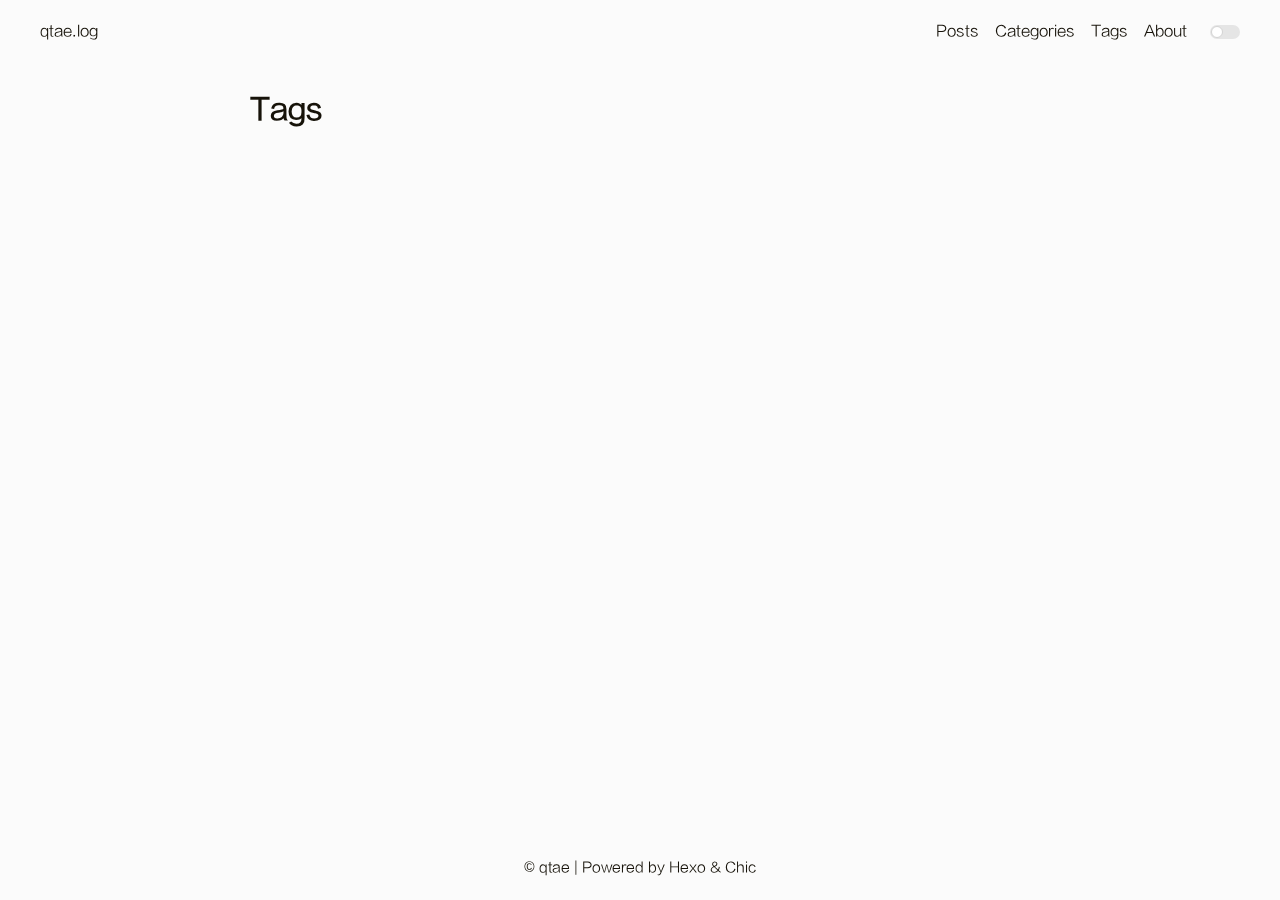
<file: tag/index.html>
<!DOCTYPE html>
<html lang="ko">

<head>
    <meta charset="UTF-8">
<meta name="viewport"
      content="width=device-width, initial-scale=1.0, maximum-scale=1.0, minimum-scale=1.0">
<meta http-equiv="X-UA-Compatible" content="ie=edge">

    <meta name="author" content="qtae">


    <meta name="subtitle" content="플랫폼 기획과 기술 사이">


    <meta name="description" content="걱정 많은 AI 플랫폼 PM의 기획 일기. 기술과 서비스 기획 과정의 고민과 인사이트, 그리고 시고르잡종 곰이와의 일상 이야기.">


    <meta name="keywords" content="AI 플랫폼, 기획자, PM, 서비스 기획, 개발 블로그, 인사이트, 일상">


<title>Tags | qtae.log</title>



    <link rel="icon" href="/favicon.ico">


<!-- NanumSquare 웹폰트 불러오기 -->
<link rel="preconnect" href="https://cdn.jsdelivr.net">
<link rel="preconnect" href="https://cdn.jsdelivr.net" crossorigin>
<style>
  @font-face {
    font-family: 'NanumSquare';
    src: url('https://cdn.jsdelivr.net/gh/projectnoonnu/noonfonts_2107@1.1/NanumSquare.woff2') format('woff2');
    font-weight: normal;
    font-style: normal;
  }
</style>




    <!-- stylesheets list from _config.yml -->
    
    <link rel="stylesheet" href="/css/style.css">
    



    <!-- scripts list from _config.yml -->
    
    <script src="/js/script.js"></script>
    
    <script src="/js/tocbot.min.js"></script>
    



    
    
        
    


<meta name="generator" content="Hexo 7.3.0"></head>

<body>
    <script>
        // this function is used to check current theme before page loaded.
        (() => {
            const pagebody = document.getElementsByTagName('body')[0]

            function setTheme(status) {

                if (status === 'dark') {
                    window.sessionStorage.theme = 'dark'
                    pagebody.classList.add('dark-theme');

                } else if (status === 'light') {
                    window.sessionStorage.theme = 'light'
                    pagebody.classList.remove('dark-theme');
                }
            };

            setTheme(window.sessionStorage.theme)
        })();
    </script>

    <div class="wrapper">
        <header>
    <nav class="navbar">
        <div class="container">
            <div class="navbar-header header-logo"><a href="/">qtae.log</a></div>
            <div class="menu navbar-right">
                
                <a class="menu-item" href="/archives">Posts</a>
                
                <a class="menu-item" href="/category">Categories</a>
                
                <a class="menu-item" href="/tag">Tags</a>
                
                <a class="menu-item" href="/about">About</a>
                
                
                <input id="switch_default" type="checkbox" class="switch_default">
                <label for="switch_default" class="toggleBtn"></label>
            </div>
        </div>
    </nav>

    
    <nav class="navbar-mobile" id="nav-mobile">
        <div class="container">
            <div class="navbar-header">
                <div>
                    <a href="/">qtae.log</a><a id="mobile-toggle-theme">·&nbsp;Light</a>
                </div>
                <div class="menu-toggle" onclick="mobileBtn()">
                    <svg class="menu-icon" xmlns="http://www.w3.org/2000/svg" width="32" height="32" viewBox="0 0 24 24"><path fill="currentColor" d="M4.5 17.27q-.213 0-.356-.145T4 16.768t.144-.356t.356-.143h15q.213 0 .356.144q.144.144.144.357t-.144.356t-.356.143zm0-4.77q-.213 0-.356-.144T4 11.999t.144-.356t.356-.143h15q.213 0 .356.144t.144.357t-.144.356t-.356.143zm0-4.77q-.213 0-.356-.143Q4 7.443 4 7.23t.144-.356t.356-.143h15q.213 0 .356.144T20 7.23t-.144.356t-.356.144z"/></svg>
                    <svg class="close-icon" xmlns="http://www.w3.org/2000/svg" width="32" height="32" viewBox="0 0 24 24"><!-- Icon from Material Symbols Light by Google - https://github.com/google/material-design-icons/blob/master/LICENSE --><path fill="currentColor" d="m12 12.708l-5.246 5.246q-.14.14-.344.15t-.364-.15t-.16-.354t.16-.354L11.292 12L6.046 6.754q-.14-.14-.15-.344t.15-.364t.354-.16t.354.16L12 11.292l5.246-5.246q.14-.14.345-.15q.203-.01.363.15t.16.354t-.16.354L12.708 12l5.246 5.246q.14.14.15.345q.01.203-.15.363t-.354.16t-.354-.16z"/></svg>
                </div>
            </div>
            <div class="menu" id="mobile-menu">
                
                <a class="menu-item" href="/archives">Posts</a>
                
                <a class="menu-item" href="/category">Categories</a>
                
                <a class="menu-item" href="/tag">Tags</a>
                
                <a class="menu-item" href="/about">About</a>
                
            </div>
        </div>
    </nav>

</header>
<script>
    var mobileBtn = function f() {
        var toggleMenu = document.getElementsByClassName("menu-toggle")[0];
        var mobileMenu = document.getElementById("mobile-menu");
        if (toggleMenu.classList.contains("active")) {
            toggleMenu.classList.remove("active")
            mobileMenu.classList.remove("active")
        } else {
            toggleMenu.classList.add("active")
            mobileMenu.classList.add("active")
        }
    }
</script>
            <div class="main">
                <div class="container">
    <article class="post-wrap page">
        
        <h2 class="post-title">Tags</h2>
        
        <section class="post-content">
            
        </section>
    </article>
</div>

            </div>
            <footer id="footer" class="footer">
    <div class="copyright">
        <span>© qtae | Powered by <a href="https://hexo.io" target="_blank">Hexo</a> & <a href="https://github.com/Siricee/hexo-theme-Chic" target="_blank">Chic</a></span>
    </div>
</footer>

    </div>
</body>

</html>
</file>
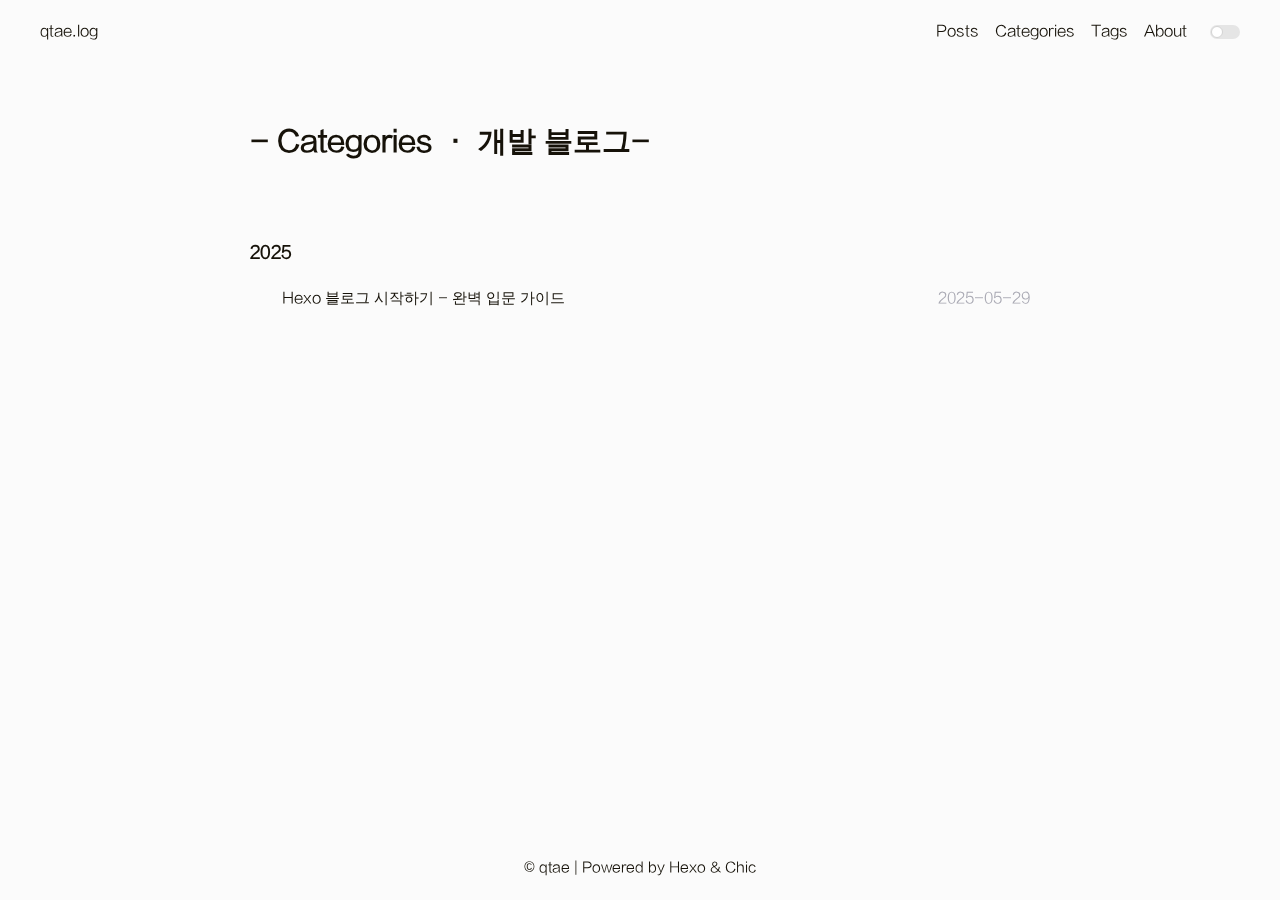
<file: categories/개발-블로그/index.html>
<!DOCTYPE html>
<html lang="ko">

<head>
    <meta charset="UTF-8">
<meta name="viewport"
      content="width=device-width, initial-scale=1.0, maximum-scale=1.0, minimum-scale=1.0">
<meta http-equiv="X-UA-Compatible" content="ie=edge">

    <meta name="author" content="qtae">


    <meta name="subtitle" content="플랫폼 기획과 기술 사이">


    <meta name="description" content="AI와 플랫폼을 고민하는 기획자의 기록. 잡종 강아지 까망이와 함께하는 개발 & 기획 이야기.">


    <meta name="keywords" content="플랫폼 기획, AI, 기술활용, 개발블로그, 기획자의 일상">


<title>카테고리: 개발 블로그 | qtae.log</title>



    <link rel="icon" href="/favicon.ico">


<!-- NanumSquare 웹폰트 불러오기 -->
<link rel="preconnect" href="https://cdn.jsdelivr.net">
<link rel="preconnect" href="https://cdn.jsdelivr.net" crossorigin>
<style>
  @font-face {
    font-family: 'NanumSquare';
    src: url('https://cdn.jsdelivr.net/gh/projectnoonnu/noonfonts_2107@1.1/NanumSquare.woff2') format('woff2');
    font-weight: normal;
    font-style: normal;
  }
</style>




    <!-- stylesheets list from _config.yml -->
    
    <link rel="stylesheet" href="/css/style.css">
    



    <!-- scripts list from _config.yml -->
    
    <script src="/js/script.js"></script>
    
    <script src="/js/tocbot.min.js"></script>
    



    
    
        
    


<meta name="generator" content="Hexo 7.3.0"></head>

<body>
    <script>
        // this function is used to check current theme before page loaded.
        (() => {
            const pagebody = document.getElementsByTagName('body')[0]

            function setTheme(status) {

                if (status === 'dark') {
                    window.sessionStorage.theme = 'dark'
                    pagebody.classList.add('dark-theme');

                } else if (status === 'light') {
                    window.sessionStorage.theme = 'light'
                    pagebody.classList.remove('dark-theme');
                }
            };

            setTheme(window.sessionStorage.theme)
        })();
    </script>

    <div class="wrapper">
        <header>
    <nav class="navbar">
        <div class="container">
            <div class="navbar-header header-logo"><a href="/">qtae.log</a></div>
            <div class="menu navbar-right">
                
                <a class="menu-item" href="/archives">Posts</a>
                
                <a class="menu-item" href="/category">Categories</a>
                
                <a class="menu-item" href="/tag">Tags</a>
                
                <a class="menu-item" href="/about">About</a>
                
                
                <input id="switch_default" type="checkbox" class="switch_default">
                <label for="switch_default" class="toggleBtn"></label>
            </div>
        </div>
    </nav>

    
    <nav class="navbar-mobile" id="nav-mobile">
        <div class="container">
            <div class="navbar-header">
                <div>
                    <a href="/">qtae.log</a><a id="mobile-toggle-theme">·&nbsp;Light</a>
                </div>
                <div class="menu-toggle" onclick="mobileBtn()">
                    <svg class="menu-icon" xmlns="http://www.w3.org/2000/svg" width="32" height="32" viewBox="0 0 24 24"><path fill="currentColor" d="M4.5 17.27q-.213 0-.356-.145T4 16.768t.144-.356t.356-.143h15q.213 0 .356.144q.144.144.144.357t-.144.356t-.356.143zm0-4.77q-.213 0-.356-.144T4 11.999t.144-.356t.356-.143h15q.213 0 .356.144t.144.357t-.144.356t-.356.143zm0-4.77q-.213 0-.356-.143Q4 7.443 4 7.23t.144-.356t.356-.143h15q.213 0 .356.144T20 7.23t-.144.356t-.356.144z"/></svg>
                    <svg class="close-icon" xmlns="http://www.w3.org/2000/svg" width="32" height="32" viewBox="0 0 24 24"><!-- Icon from Material Symbols Light by Google - https://github.com/google/material-design-icons/blob/master/LICENSE --><path fill="currentColor" d="m12 12.708l-5.246 5.246q-.14.14-.344.15t-.364-.15t-.16-.354t.16-.354L11.292 12L6.046 6.754q-.14-.14-.15-.344t.15-.364t.354-.16t.354.16L12 11.292l5.246-5.246q.14-.14.345-.15q.203-.01.363.15t.16.354t-.16.354L12.708 12l5.246 5.246q.14.14.15.345q.01.203-.15.363t-.354.16t-.354-.16z"/></svg>
                </div>
            </div>
            <div class="menu" id="mobile-menu">
                
                <a class="menu-item" href="/archives">Posts</a>
                
                <a class="menu-item" href="/category">Categories</a>
                
                <a class="menu-item" href="/tag">Tags</a>
                
                <a class="menu-item" href="/about">About</a>
                
            </div>
        </div>
    </nav>

</header>
<script>
    var mobileBtn = function f() {
        var toggleMenu = document.getElementsByClassName("menu-toggle")[0];
        var mobileMenu = document.getElementById("mobile-menu");
        if (toggleMenu.classList.contains("active")) {
            toggleMenu.classList.remove("active")
            mobileMenu.classList.remove("active")
        } else {
            toggleMenu.classList.add("active")
            mobileMenu.classList.add("active")
        }
    }
</script>
            <div class="main">
                


    
<div class="container">
    <div class="post-wrap categories">
        <h2 class="post-title">-&nbsp;Categories&nbsp;·&nbsp;개발 블로그-</h2>
    </div>
    <div class="post-wrap archive">
    
    
        

        
            <h3>2025</h3>
        

        <article class="archive-item">
            <a class="archive-item-link" href="/2025/05/29/hexo-guide-for-beginners/">Hexo 블로그 시작하기 - 완벽 입문 가이드</a>
            <span class="archive-item-date">2025-05-29</span>
        </article>
    
    
</div>
</div>

            </div>
            <footer id="footer" class="footer">
    <div class="copyright">
        <span>© qtae | Powered by <a href="https://hexo.io" target="_blank">Hexo</a> & <a href="https://github.com/Siricee/hexo-theme-Chic" target="_blank">Chic</a></span>
    </div>
</footer>

    </div>
</body>

</html>
</file>
<file: assets/css/style-ambvnlbljiqf2e3eshgr83sj5ixcwlqnlxi8lklchye3nde3gpucmp0lvkr3.min.css>
@charset "UTF-8";/*!
 * Font Awesome Free 5.15.4 by @fontawesome - https://fontawesome.com
 * License - https://fontawesome.com/license/free (Icons: CC BY 4.0, Fonts: SIL OFL 1.1, Code: MIT License)
 */.fa,.fab,.fad,.fal,.far,.fas{-moz-osx-font-smoothing:grayscale;-webkit-font-smoothing:antialiased;display:inline-block;font-style:normal;font-variant:normal;text-rendering:auto;line-height:1}.fa-lg{font-size:1.33333em;line-height:.75em;vertical-align:-.0667em}.fa-xs{font-size:.75em}.fa-sm{font-size:.875em}.fa-1x{font-size:1em}.fa-2x{font-size:2em}.fa-3x{font-size:3em}.fa-4x{font-size:4em}.fa-5x{font-size:5em}.fa-6x{font-size:6em}.fa-7x{font-size:7em}.fa-8x{font-size:8em}.fa-9x{font-size:9em}.fa-10x{font-size:10em}.fa-fw{text-align:center;width:1.25em}.fa-ul{list-style-type:none;margin-left:2.5em;padding-left:0}.fa-ul>li{position:relative}.fa-li{left:-2em;position:absolute;text-align:center;width:2em;line-height:inherit}.fa-border{border:solid .08em #eee;border-radius:.1em;padding:.2em .25em .15em}.fa-pull-left{float:left}.fa-pull-right{float:right}.fa.fa-pull-left,.fab.fa-pull-left,.fal.fa-pull-left,.far.fa-pull-left,.fas.fa-pull-left{margin-right:.3em}.fa.fa-pull-right,.fab.fa-pull-right,.fal.fa-pull-right,.far.fa-pull-right,.fas.fa-pull-right{margin-left:.3em}.fa-spin{-webkit-animation:fa-spin 2s infinite linear;animation:fa-spin 2s infinite linear}.fa-pulse{-webkit-animation:fa-spin 1s infinite steps(8);animation:fa-spin 1s infinite steps(8)}@-webkit-keyframes fa-spin{0%{-webkit-transform:rotate(0);transform:rotate(0)}100%{-webkit-transform:rotate(360deg);transform:rotate(360deg)}}@keyframes fa-spin{0%{-webkit-transform:rotate(0);transform:rotate(0)}100%{-webkit-transform:rotate(360deg);transform:rotate(360deg)}}.fa-rotate-90{-webkit-transform:rotate(90deg);transform:rotate(90deg)}.fa-rotate-180{-webkit-transform:rotate(180deg);transform:rotate(180deg)}.fa-rotate-270{-webkit-transform:rotate(270deg);transform:rotate(270deg)}.fa-flip-horizontal{-webkit-transform:scale(-1,1);transform:scale(-1,1)}.fa-flip-vertical{-webkit-transform:scale(1,-1);transform:scale(1,-1)}.fa-flip-both,.fa-flip-horizontal.fa-flip-vertical{-webkit-transform:scale(-1,-1);transform:scale(-1,-1)}:root .fa-flip-both,:root .fa-flip-horizontal,:root .fa-flip-vertical,:root .fa-rotate-180,:root .fa-rotate-270,:root .fa-rotate-90{-webkit-filter:none;filter:none}.fa-stack{display:inline-block;height:2em;line-height:2em;position:relative;vertical-align:middle;width:2.5em}.fa-stack-1x,.fa-stack-2x{left:0;position:absolute;text-align:center;width:100%}.fa-stack-1x{line-height:inherit}.fa-stack-2x{font-size:2em}.fa-inverse{color:#fff}.fa-500px:before{content:"\f26e"}.fa-accessible-icon:before{content:"\f368"}.fa-accusoft:before{content:"\f369"}.fa-acquisitions-incorporated:before{content:"\f6af"}.fa-ad:before{content:"\f641"}.fa-address-book:before{content:"\f2b9"}.fa-address-card:before{content:"\f2bb"}.fa-adjust:before{content:"\f042"}.fa-adn:before{content:"\f170"}.fa-adversal:before{content:"\f36a"}.fa-affiliatetheme:before{content:"\f36b"}.fa-air-freshener:before{content:"\f5d0"}.fa-airbnb:before{content:"\f834"}.fa-algolia:before{content:"\f36c"}.fa-align-center:before{content:"\f037"}.fa-align-justify:before{content:"\f039"}.fa-align-left:before{content:"\f036"}.fa-align-right:before{content:"\f038"}.fa-alipay:before{content:"\f642"}.fa-allergies:before{content:"\f461"}.fa-amazon:before{content:"\f270"}.fa-amazon-pay:before{content:"\f42c"}.fa-ambulance:before{content:"\f0f9"}.fa-american-sign-language-interpreting:before{content:"\f2a3"}.fa-amilia:before{content:"\f36d"}.fa-anchor:before{content:"\f13d"}.fa-android:before{content:"\f17b"}.fa-angellist:before{content:"\f209"}.fa-angle-double-down:before{content:"\f103"}.fa-angle-double-left:before{content:"\f100"}.fa-angle-double-right:before{content:"\f101"}.fa-angle-double-up:before{content:"\f102"}.fa-angle-down:before{content:"\f107"}.fa-angle-left:before{content:"\f104"}.fa-angle-right:before{content:"\f105"}.fa-angle-up:before{content:"\f106"}.fa-angry:before{content:"\f556"}.fa-angrycreative:before{content:"\f36e"}.fa-angular:before{content:"\f420"}.fa-ankh:before{content:"\f644"}.fa-app-store:before{content:"\f36f"}.fa-app-store-ios:before{content:"\f370"}.fa-apper:before{content:"\f371"}.fa-apple:before{content:"\f179"}.fa-apple-alt:before{content:"\f5d1"}.fa-apple-pay:before{content:"\f415"}.fa-archive:before{content:"\f187"}.fa-archway:before{content:"\f557"}.fa-arrow-alt-circle-down:before{content:"\f358"}.fa-arrow-alt-circle-left:before{content:"\f359"}.fa-arrow-alt-circle-right:before{content:"\f35a"}.fa-arrow-alt-circle-up:before{content:"\f35b"}.fa-arrow-circle-down:before{content:"\f0ab"}.fa-arrow-circle-left:before{content:"\f0a8"}.fa-arrow-circle-right:before{content:"\f0a9"}.fa-arrow-circle-up:before{content:"\f0aa"}.fa-arrow-down:before{content:"\f063"}.fa-arrow-left:before{content:"\f060"}.fa-arrow-right:before{content:"\f061"}.fa-arrow-up:before{content:"\f062"}.fa-arrows-alt:before{content:"\f0b2"}.fa-arrows-alt-h:before{content:"\f337"}.fa-arrows-alt-v:before{content:"\f338"}.fa-artstation:before{content:"\f77a"}.fa-assistive-listening-systems:before{content:"\f2a2"}.fa-asterisk:before{content:"\f069"}.fa-asymmetrik:before{content:"\f372"}.fa-at:before{content:"\f1fa"}.fa-atlas:before{content:"\f558"}.fa-atlassian:before{content:"\f77b"}.fa-atom:before{content:"\f5d2"}.fa-audible:before{content:"\f373"}.fa-audio-description:before{content:"\f29e"}.fa-autoprefixer:before{content:"\f41c"}.fa-avianex:before{content:"\f374"}.fa-aviato:before{content:"\f421"}.fa-award:before{content:"\f559"}.fa-aws:before{content:"\f375"}.fa-baby:before{content:"\f77c"}.fa-baby-carriage:before{content:"\f77d"}.fa-backspace:before{content:"\f55a"}.fa-backward:before{content:"\f04a"}.fa-bacon:before{content:"\f7e5"}.fa-bacteria:before{content:"\e059"}.fa-bacterium:before{content:"\e05a"}.fa-bahai:before{content:"\f666"}.fa-balance-scale:before{content:"\f24e"}.fa-balance-scale-left:before{content:"\f515"}.fa-balance-scale-right:before{content:"\f516"}.fa-ban:before{content:"\f05e"}.fa-band-aid:before{content:"\f462"}.fa-bandcamp:before{content:"\f2d5"}.fa-barcode:before{content:"\f02a"}.fa-bars:before{content:"\f0c9"}.fa-baseball-ball:before{content:"\f433"}.fa-basketball-ball:before{content:"\f434"}.fa-bath:before{content:"\f2cd"}.fa-battery-empty:before{content:"\f244"}.fa-battery-full:before{content:"\f240"}.fa-battery-half:before{content:"\f242"}.fa-battery-quarter:before{content:"\f243"}.fa-battery-three-quarters:before{content:"\f241"}.fa-battle-net:before{content:"\f835"}.fa-bed:before{content:"\f236"}.fa-beer:before{content:"\f0fc"}.fa-behance:before{content:"\f1b4"}.fa-behance-square:before{content:"\f1b5"}.fa-bell:before{content:"\f0f3"}.fa-bell-slash:before{content:"\f1f6"}.fa-bezier-curve:before{content:"\f55b"}.fa-bible:before{content:"\f647"}.fa-bicycle:before{content:"\f206"}.fa-biking:before{content:"\f84a"}.fa-bimobject:before{content:"\f378"}.fa-binoculars:before{content:"\f1e5"}.fa-biohazard:before{content:"\f780"}.fa-birthday-cake:before{content:"\f1fd"}.fa-bitbucket:before{content:"\f171"}.fa-bitcoin:before{content:"\f379"}.fa-bity:before{content:"\f37a"}.fa-black-tie:before{content:"\f27e"}.fa-blackberry:before{content:"\f37b"}.fa-blender:before{content:"\f517"}.fa-blender-phone:before{content:"\f6b6"}.fa-blind:before{content:"\f29d"}.fa-blog:before{content:"\f781"}.fa-blogger:before{content:"\f37c"}.fa-blogger-b:before{content:"\f37d"}.fa-bluetooth:before{content:"\f293"}.fa-bluetooth-b:before{content:"\f294"}.fa-bold:before{content:"\f032"}.fa-bolt:before{content:"\f0e7"}.fa-bomb:before{content:"\f1e2"}.fa-bone:before{content:"\f5d7"}.fa-bong:before{content:"\f55c"}.fa-book:before{content:"\f02d"}.fa-book-dead:before{content:"\f6b7"}.fa-book-medical:before{content:"\f7e6"}.fa-book-open:before{content:"\f518"}.fa-book-reader:before{content:"\f5da"}.fa-bookmark:before{content:"\f02e"}.fa-bootstrap:before{content:"\f836"}.fa-border-all:before{content:"\f84c"}.fa-border-none:before{content:"\f850"}.fa-border-style:before{content:"\f853"}.fa-bowling-ball:before{content:"\f436"}.fa-box:before{content:"\f466"}.fa-box-open:before{content:"\f49e"}.fa-box-tissue:before{content:"\e05b"}.fa-boxes:before{content:"\f468"}.fa-braille:before{content:"\f2a1"}.fa-brain:before{content:"\f5dc"}.fa-bread-slice:before{content:"\f7ec"}.fa-briefcase:before{content:"\f0b1"}.fa-briefcase-medical:before{content:"\f469"}.fa-broadcast-tower:before{content:"\f519"}.fa-broom:before{content:"\f51a"}.fa-brush:before{content:"\f55d"}.fa-btc:before{content:"\f15a"}.fa-buffer:before{content:"\f837"}.fa-bug:before{content:"\f188"}.fa-building:before{content:"\f1ad"}.fa-bullhorn:before{content:"\f0a1"}.fa-bullseye:before{content:"\f140"}.fa-burn:before{content:"\f46a"}.fa-buromobelexperte:before{content:"\f37f"}.fa-bus:before{content:"\f207"}.fa-bus-alt:before{content:"\f55e"}.fa-business-time:before{content:"\f64a"}.fa-buy-n-large:before{content:"\f8a6"}.fa-buysellads:before{content:"\f20d"}.fa-calculator:before{content:"\f1ec"}.fa-calendar:before{content:"\f133"}.fa-calendar-alt:before{content:"\f073"}.fa-calendar-check:before{content:"\f274"}.fa-calendar-day:before{content:"\f783"}.fa-calendar-minus:before{content:"\f272"}.fa-calendar-plus:before{content:"\f271"}.fa-calendar-times:before{content:"\f273"}.fa-calendar-week:before{content:"\f784"}.fa-camera:before{content:"\f030"}.fa-camera-retro:before{content:"\f083"}.fa-campground:before{content:"\f6bb"}.fa-canadian-maple-leaf:before{content:"\f785"}.fa-candy-cane:before{content:"\f786"}.fa-cannabis:before{content:"\f55f"}.fa-capsules:before{content:"\f46b"}.fa-car:before{content:"\f1b9"}.fa-car-alt:before{content:"\f5de"}.fa-car-battery:before{content:"\f5df"}.fa-car-crash:before{content:"\f5e1"}.fa-car-side:before{content:"\f5e4"}.fa-caravan:before{content:"\f8ff"}.fa-caret-down:before{content:"\f0d7"}.fa-caret-left:before{content:"\f0d9"}.fa-caret-right:before{content:"\f0da"}.fa-caret-square-down:before{content:"\f150"}.fa-caret-square-left:before{content:"\f191"}.fa-caret-square-right:before{content:"\f152"}.fa-caret-square-up:before{content:"\f151"}.fa-caret-up:before{content:"\f0d8"}.fa-carrot:before{content:"\f787"}.fa-cart-arrow-down:before{content:"\f218"}.fa-cart-plus:before{content:"\f217"}.fa-cash-register:before{content:"\f788"}.fa-cat:before{content:"\f6be"}.fa-cc-amazon-pay:before{content:"\f42d"}.fa-cc-amex:before{content:"\f1f3"}.fa-cc-apple-pay:before{content:"\f416"}.fa-cc-diners-club:before{content:"\f24c"}.fa-cc-discover:before{content:"\f1f2"}.fa-cc-jcb:before{content:"\f24b"}.fa-cc-mastercard:before{content:"\f1f1"}.fa-cc-paypal:before{content:"\f1f4"}.fa-cc-stripe:before{content:"\f1f5"}.fa-cc-visa:before{content:"\f1f0"}.fa-centercode:before{content:"\f380"}.fa-centos:before{content:"\f789"}.fa-certificate:before{content:"\f0a3"}.fa-chair:before{content:"\f6c0"}.fa-chalkboard:before{content:"\f51b"}.fa-chalkboard-teacher:before{content:"\f51c"}.fa-charging-station:before{content:"\f5e7"}.fa-chart-area:before{content:"\f1fe"}.fa-chart-bar:before{content:"\f080"}.fa-chart-line:before{content:"\f201"}.fa-chart-pie:before{content:"\f200"}.fa-check:before{content:"\f00c"}.fa-check-circle:before{content:"\f058"}.fa-check-double:before{content:"\f560"}.fa-check-square:before{content:"\f14a"}.fa-cheese:before{content:"\f7ef"}.fa-chess:before{content:"\f439"}.fa-chess-bishop:before{content:"\f43a"}.fa-chess-board:before{content:"\f43c"}.fa-chess-king:before{content:"\f43f"}.fa-chess-knight:before{content:"\f441"}.fa-chess-pawn:before{content:"\f443"}.fa-chess-queen:before{content:"\f445"}.fa-chess-rook:before{content:"\f447"}.fa-chevron-circle-down:before{content:"\f13a"}.fa-chevron-circle-left:before{content:"\f137"}.fa-chevron-circle-right:before{content:"\f138"}.fa-chevron-circle-up:before{content:"\f139"}.fa-chevron-down:before{content:"\f078"}.fa-chevron-left:before{content:"\f053"}.fa-chevron-right:before{content:"\f054"}.fa-chevron-up:before{content:"\f077"}.fa-child:before{content:"\f1ae"}.fa-chrome:before{content:"\f268"}.fa-chromecast:before{content:"\f838"}.fa-church:before{content:"\f51d"}.fa-circle:before{content:"\f111"}.fa-circle-notch:before{content:"\f1ce"}.fa-city:before{content:"\f64f"}.fa-clinic-medical:before{content:"\f7f2"}.fa-clipboard:before{content:"\f328"}.fa-clipboard-check:before{content:"\f46c"}.fa-clipboard-list:before{content:"\f46d"}.fa-clock:before{content:"\f017"}.fa-clone:before{content:"\f24d"}.fa-closed-captioning:before{content:"\f20a"}.fa-cloud:before{content:"\f0c2"}.fa-cloud-download-alt:before{content:"\f381"}.fa-cloud-meatball:before{content:"\f73b"}.fa-cloud-moon:before{content:"\f6c3"}.fa-cloud-moon-rain:before{content:"\f73c"}.fa-cloud-rain:before{content:"\f73d"}.fa-cloud-showers-heavy:before{content:"\f740"}.fa-cloud-sun:before{content:"\f6c4"}.fa-cloud-sun-rain:before{content:"\f743"}.fa-cloud-upload-alt:before{content:"\f382"}.fa-cloudflare:before{content:"\e07d"}.fa-cloudscale:before{content:"\f383"}.fa-cloudsmith:before{content:"\f384"}.fa-cloudversify:before{content:"\f385"}.fa-cocktail:before{content:"\f561"}.fa-code:before{content:"\f121"}.fa-code-branch:before{content:"\f126"}.fa-codepen:before{content:"\f1cb"}.fa-codiepie:before{content:"\f284"}.fa-coffee:before{content:"\f0f4"}.fa-cog:before{content:"\f013"}.fa-cogs:before{content:"\f085"}.fa-coins:before{content:"\f51e"}.fa-columns:before{content:"\f0db"}.fa-comment:before{content:"\f075"}.fa-comment-alt:before{content:"\f27a"}.fa-comment-dollar:before{content:"\f651"}.fa-comment-dots:before{content:"\f4ad"}.fa-comment-medical:before{content:"\f7f5"}.fa-comment-slash:before{content:"\f4b3"}.fa-comments:before{content:"\f086"}.fa-comments-dollar:before{content:"\f653"}.fa-compact-disc:before{content:"\f51f"}.fa-compass:before{content:"\f14e"}.fa-compress:before{content:"\f066"}.fa-compress-alt:before{content:"\f422"}.fa-compress-arrows-alt:before{content:"\f78c"}.fa-concierge-bell:before{content:"\f562"}.fa-confluence:before{content:"\f78d"}.fa-connectdevelop:before{content:"\f20e"}.fa-contao:before{content:"\f26d"}.fa-cookie:before{content:"\f563"}.fa-cookie-bite:before{content:"\f564"}.fa-copy:before{content:"\f0c5"}.fa-copyright:before{content:"\f1f9"}.fa-cotton-bureau:before{content:"\f89e"}.fa-couch:before{content:"\f4b8"}.fa-cpanel:before{content:"\f388"}.fa-creative-commons:before{content:"\f25e"}.fa-creative-commons-by:before{content:"\f4e7"}.fa-creative-commons-nc:before{content:"\f4e8"}.fa-creative-commons-nc-eu:before{content:"\f4e9"}.fa-creative-commons-nc-jp:before{content:"\f4ea"}.fa-creative-commons-nd:before{content:"\f4eb"}.fa-creative-commons-pd:before{content:"\f4ec"}.fa-creative-commons-pd-alt:before{content:"\f4ed"}.fa-creative-commons-remix:before{content:"\f4ee"}.fa-creative-commons-sa:before{content:"\f4ef"}.fa-creative-commons-sampling:before{content:"\f4f0"}.fa-creative-commons-sampling-plus:before{content:"\f4f1"}.fa-creative-commons-share:before{content:"\f4f2"}.fa-creative-commons-zero:before{content:"\f4f3"}.fa-credit-card:before{content:"\f09d"}.fa-critical-role:before{content:"\f6c9"}.fa-crop:before{content:"\f125"}.fa-crop-alt:before{content:"\f565"}.fa-cross:before{content:"\f654"}.fa-crosshairs:before{content:"\f05b"}.fa-crow:before{content:"\f520"}.fa-crown:before{content:"\f521"}.fa-crutch:before{content:"\f7f7"}.fa-css3:before{content:"\f13c"}.fa-css3-alt:before{content:"\f38b"}.fa-cube:before{content:"\f1b2"}.fa-cubes:before{content:"\f1b3"}.fa-cut:before{content:"\f0c4"}.fa-cuttlefish:before{content:"\f38c"}.fa-d-and-d:before{content:"\f38d"}.fa-d-and-d-beyond:before{content:"\f6ca"}.fa-dailymotion:before{content:"\e052"}.fa-dashcube:before{content:"\f210"}.fa-database:before{content:"\f1c0"}.fa-deaf:before{content:"\f2a4"}.fa-deezer:before{content:"\e077"}.fa-delicious:before{content:"\f1a5"}.fa-democrat:before{content:"\f747"}.fa-deploydog:before{content:"\f38e"}.fa-deskpro:before{content:"\f38f"}.fa-desktop:before{content:"\f108"}.fa-dev:before{content:"\f6cc"}.fa-deviantart:before{content:"\f1bd"}.fa-dharmachakra:before{content:"\f655"}.fa-dhl:before{content:"\f790"}.fa-diagnoses:before{content:"\f470"}.fa-diaspora:before{content:"\f791"}.fa-dice:before{content:"\f522"}.fa-dice-d20:before{content:"\f6cf"}.fa-dice-d6:before{content:"\f6d1"}.fa-dice-five:before{content:"\f523"}.fa-dice-four:before{content:"\f524"}.fa-dice-one:before{content:"\f525"}.fa-dice-six:before{content:"\f526"}.fa-dice-three:before{content:"\f527"}.fa-dice-two:before{content:"\f528"}.fa-digg:before{content:"\f1a6"}.fa-digital-ocean:before{content:"\f391"}.fa-digital-tachograph:before{content:"\f566"}.fa-directions:before{content:"\f5eb"}.fa-discord:before{content:"\f392"}.fa-discourse:before{content:"\f393"}.fa-disease:before{content:"\f7fa"}.fa-divide:before{content:"\f529"}.fa-dizzy:before{content:"\f567"}.fa-dna:before{content:"\f471"}.fa-dochub:before{content:"\f394"}.fa-docker:before{content:"\f395"}.fa-dog:before{content:"\f6d3"}.fa-dollar-sign:before{content:"\f155"}.fa-dolly:before{content:"\f472"}.fa-dolly-flatbed:before{content:"\f474"}.fa-donate:before{content:"\f4b9"}.fa-door-closed:before{content:"\f52a"}.fa-door-open:before{content:"\f52b"}.fa-dot-circle:before{content:"\f192"}.fa-dove:before{content:"\f4ba"}.fa-download:before{content:"\f019"}.fa-draft2digital:before{content:"\f396"}.fa-drafting-compass:before{content:"\f568"}.fa-dragon:before{content:"\f6d5"}.fa-draw-polygon:before{content:"\f5ee"}.fa-dribbble:before{content:"\f17d"}.fa-dribbble-square:before{content:"\f397"}.fa-dropbox:before{content:"\f16b"}.fa-drum:before{content:"\f569"}.fa-drum-steelpan:before{content:"\f56a"}.fa-drumstick-bite:before{content:"\f6d7"}.fa-drupal:before{content:"\f1a9"}.fa-dumbbell:before{content:"\f44b"}.fa-dumpster:before{content:"\f793"}.fa-dumpster-fire:before{content:"\f794"}.fa-dungeon:before{content:"\f6d9"}.fa-dyalog:before{content:"\f399"}.fa-earlybirds:before{content:"\f39a"}.fa-ebay:before{content:"\f4f4"}.fa-edge:before{content:"\f282"}.fa-edge-legacy:before{content:"\e078"}.fa-edit:before{content:"\f044"}.fa-egg:before{content:"\f7fb"}.fa-eject:before{content:"\f052"}.fa-elementor:before{content:"\f430"}.fa-ellipsis-h:before{content:"\f141"}.fa-ellipsis-v:before{content:"\f142"}.fa-ello:before{content:"\f5f1"}.fa-ember:before{content:"\f423"}.fa-empire:before{content:"\f1d1"}.fa-envelope:before{content:"\f0e0"}.fa-envelope-open:before{content:"\f2b6"}.fa-envelope-open-text:before{content:"\f658"}.fa-envelope-square:before{content:"\f199"}.fa-envira:before{content:"\f299"}.fa-equals:before{content:"\f52c"}.fa-eraser:before{content:"\f12d"}.fa-erlang:before{content:"\f39d"}.fa-ethereum:before{content:"\f42e"}.fa-ethernet:before{content:"\f796"}.fa-etsy:before{content:"\f2d7"}.fa-euro-sign:before{content:"\f153"}.fa-evernote:before{content:"\f839"}.fa-exchange-alt:before{content:"\f362"}.fa-exclamation:before{content:"\f12a"}.fa-exclamation-circle:before{content:"\f06a"}.fa-exclamation-triangle:before{content:"\f071"}.fa-expand:before{content:"\f065"}.fa-expand-alt:before{content:"\f424"}.fa-expand-arrows-alt:before{content:"\f31e"}.fa-expeditedssl:before{content:"\f23e"}.fa-external-link-alt:before{content:"\f35d"}.fa-external-link-square-alt:before{content:"\f360"}.fa-eye:before{content:"\f06e"}.fa-eye-dropper:before{content:"\f1fb"}.fa-eye-slash:before{content:"\f070"}.fa-facebook:before{content:"\f09a"}.fa-facebook-f:before{content:"\f39e"}.fa-facebook-messenger:before{content:"\f39f"}.fa-facebook-square:before{content:"\f082"}.fa-fan:before{content:"\f863"}.fa-fantasy-flight-games:before{content:"\f6dc"}.fa-fast-backward:before{content:"\f049"}.fa-fast-forward:before{content:"\f050"}.fa-faucet:before{content:"\e005"}.fa-fax:before{content:"\f1ac"}.fa-feather:before{content:"\f52d"}.fa-feather-alt:before{content:"\f56b"}.fa-fedex:before{content:"\f797"}.fa-fedora:before{content:"\f798"}.fa-female:before{content:"\f182"}.fa-fighter-jet:before{content:"\f0fb"}.fa-figma:before{content:"\f799"}.fa-file:before{content:"\f15b"}.fa-file-alt:before{content:"\f15c"}.fa-file-archive:before{content:"\f1c6"}.fa-file-audio:before{content:"\f1c7"}.fa-file-code:before{content:"\f1c9"}.fa-file-contract:before{content:"\f56c"}.fa-file-csv:before{content:"\f6dd"}.fa-file-download:before{content:"\f56d"}.fa-file-excel:before{content:"\f1c3"}.fa-file-export:before{content:"\f56e"}.fa-file-image:before{content:"\f1c5"}.fa-file-import:before{content:"\f56f"}.fa-file-invoice:before{content:"\f570"}.fa-file-invoice-dollar:before{content:"\f571"}.fa-file-medical:before{content:"\f477"}.fa-file-medical-alt:before{content:"\f478"}.fa-file-pdf:before{content:"\f1c1"}.fa-file-powerpoint:before{content:"\f1c4"}.fa-file-prescription:before{content:"\f572"}.fa-file-signature:before{content:"\f573"}.fa-file-upload:before{content:"\f574"}.fa-file-video:before{content:"\f1c8"}.fa-file-word:before{content:"\f1c2"}.fa-fill:before{content:"\f575"}.fa-fill-drip:before{content:"\f576"}.fa-film:before{content:"\f008"}.fa-filter:before{content:"\f0b0"}.fa-fingerprint:before{content:"\f577"}.fa-fire:before{content:"\f06d"}.fa-fire-alt:before{content:"\f7e4"}.fa-fire-extinguisher:before{content:"\f134"}.fa-firefox:before{content:"\f269"}.fa-firefox-browser:before{content:"\e007"}.fa-first-aid:before{content:"\f479"}.fa-first-order:before{content:"\f2b0"}.fa-first-order-alt:before{content:"\f50a"}.fa-firstdraft:before{content:"\f3a1"}.fa-fish:before{content:"\f578"}.fa-fist-raised:before{content:"\f6de"}.fa-flag:before{content:"\f024"}.fa-flag-checkered:before{content:"\f11e"}.fa-flag-usa:before{content:"\f74d"}.fa-flask:before{content:"\f0c3"}.fa-flickr:before{content:"\f16e"}.fa-flipboard:before{content:"\f44d"}.fa-flushed:before{content:"\f579"}.fa-fly:before{content:"\f417"}.fa-folder:before{content:"\f07b"}.fa-folder-minus:before{content:"\f65d"}.fa-folder-open:before{content:"\f07c"}.fa-folder-plus:before{content:"\f65e"}.fa-font:before{content:"\f031"}.fa-font-awesome:before{content:"\f2b4"}.fa-font-awesome-alt:before{content:"\f35c"}.fa-font-awesome-flag:before{content:"\f425"}.fa-font-awesome-logo-full:before{content:"\f4e6"}.fa-fonticons:before{content:"\f280"}.fa-fonticons-fi:before{content:"\f3a2"}.fa-football-ball:before{content:"\f44e"}.fa-fort-awesome:before{content:"\f286"}.fa-fort-awesome-alt:before{content:"\f3a3"}.fa-forumbee:before{content:"\f211"}.fa-forward:before{content:"\f04e"}.fa-foursquare:before{content:"\f180"}.fa-free-code-camp:before{content:"\f2c5"}.fa-freebsd:before{content:"\f3a4"}.fa-frog:before{content:"\f52e"}.fa-frown:before{content:"\f119"}.fa-frown-open:before{content:"\f57a"}.fa-fulcrum:before{content:"\f50b"}.fa-funnel-dollar:before{content:"\f662"}.fa-futbol:before{content:"\f1e3"}.fa-galactic-republic:before{content:"\f50c"}.fa-galactic-senate:before{content:"\f50d"}.fa-gamepad:before{content:"\f11b"}.fa-gas-pump:before{content:"\f52f"}.fa-gavel:before{content:"\f0e3"}.fa-gem:before{content:"\f3a5"}.fa-genderless:before{content:"\f22d"}.fa-get-pocket:before{content:"\f265"}.fa-gg:before{content:"\f260"}.fa-gg-circle:before{content:"\f261"}.fa-ghost:before{content:"\f6e2"}.fa-gift:before{content:"\f06b"}.fa-gifts:before{content:"\f79c"}.fa-git:before{content:"\f1d3"}.fa-git-alt:before{content:"\f841"}.fa-git-square:before{content:"\f1d2"}.fa-github:before{content:"\f09b"}.fa-github-alt:before{content:"\f113"}.fa-github-square:before{content:"\f092"}.fa-gitkraken:before{content:"\f3a6"}.fa-gitlab:before{content:"\f296"}.fa-gitter:before{content:"\f426"}.fa-glass-cheers:before{content:"\f79f"}.fa-glass-martini:before{content:"\f000"}.fa-glass-martini-alt:before{content:"\f57b"}.fa-glass-whiskey:before{content:"\f7a0"}.fa-glasses:before{content:"\f530"}.fa-glide:before{content:"\f2a5"}.fa-glide-g:before{content:"\f2a6"}.fa-globe:before{content:"\f0ac"}.fa-globe-africa:before{content:"\f57c"}.fa-globe-americas:before{content:"\f57d"}.fa-globe-asia:before{content:"\f57e"}.fa-globe-europe:before{content:"\f7a2"}.fa-gofore:before{content:"\f3a7"}.fa-golf-ball:before{content:"\f450"}.fa-goodreads:before{content:"\f3a8"}.fa-goodreads-g:before{content:"\f3a9"}.fa-google:before{content:"\f1a0"}.fa-google-drive:before{content:"\f3aa"}.fa-google-pay:before{content:"\e079"}.fa-google-play:before{content:"\f3ab"}.fa-google-plus:before{content:"\f2b3"}.fa-google-plus-g:before{content:"\f0d5"}.fa-google-plus-square:before{content:"\f0d4"}.fa-google-wallet:before{content:"\f1ee"}.fa-gopuram:before{content:"\f664"}.fa-graduation-cap:before{content:"\f19d"}.fa-gratipay:before{content:"\f184"}.fa-grav:before{content:"\f2d6"}.fa-greater-than:before{content:"\f531"}.fa-greater-than-equal:before{content:"\f532"}.fa-grimace:before{content:"\f57f"}.fa-grin:before{content:"\f580"}.fa-grin-alt:before{content:"\f581"}.fa-grin-beam:before{content:"\f582"}.fa-grin-beam-sweat:before{content:"\f583"}.fa-grin-hearts:before{content:"\f584"}.fa-grin-squint:before{content:"\f585"}.fa-grin-squint-tears:before{content:"\f586"}.fa-grin-stars:before{content:"\f587"}.fa-grin-tears:before{content:"\f588"}.fa-grin-tongue:before{content:"\f589"}.fa-grin-tongue-squint:before{content:"\f58a"}.fa-grin-tongue-wink:before{content:"\f58b"}.fa-grin-wink:before{content:"\f58c"}.fa-grip-horizontal:before{content:"\f58d"}.fa-grip-lines:before{content:"\f7a4"}.fa-grip-lines-vertical:before{content:"\f7a5"}.fa-grip-vertical:before{content:"\f58e"}.fa-gripfire:before{content:"\f3ac"}.fa-grunt:before{content:"\f3ad"}.fa-guilded:before{content:"\e07e"}.fa-guitar:before{content:"\f7a6"}.fa-gulp:before{content:"\f3ae"}.fa-h-square:before{content:"\f0fd"}.fa-hacker-news:before{content:"\f1d4"}.fa-hacker-news-square:before{content:"\f3af"}.fa-hackerrank:before{content:"\f5f7"}.fa-hamburger:before{content:"\f805"}.fa-hammer:before{content:"\f6e3"}.fa-hamsa:before{content:"\f665"}.fa-hand-holding:before{content:"\f4bd"}.fa-hand-holding-heart:before{content:"\f4be"}.fa-hand-holding-medical:before{content:"\e05c"}.fa-hand-holding-usd:before{content:"\f4c0"}.fa-hand-holding-water:before{content:"\f4c1"}.fa-hand-lizard:before{content:"\f258"}.fa-hand-middle-finger:before{content:"\f806"}.fa-hand-paper:before{content:"\f256"}.fa-hand-peace:before{content:"\f25b"}.fa-hand-point-down:before{content:"\f0a7"}.fa-hand-point-left:before{content:"\f0a5"}.fa-hand-point-right:before{content:"\f0a4"}.fa-hand-point-up:before{content:"\f0a6"}.fa-hand-pointer:before{content:"\f25a"}.fa-hand-rock:before{content:"\f255"}.fa-hand-scissors:before{content:"\f257"}.fa-hand-sparkles:before{content:"\e05d"}.fa-hand-spock:before{content:"\f259"}.fa-hands:before{content:"\f4c2"}.fa-hands-helping:before{content:"\f4c4"}.fa-hands-wash:before{content:"\e05e"}.fa-handshake:before{content:"\f2b5"}.fa-handshake-alt-slash:before{content:"\e05f"}.fa-handshake-slash:before{content:"\e060"}.fa-hanukiah:before{content:"\f6e6"}.fa-hard-hat:before{content:"\f807"}.fa-hashtag:before{content:"\f292"}.fa-hat-cowboy:before{content:"\f8c0"}.fa-hat-cowboy-side:before{content:"\f8c1"}.fa-hat-wizard:before{content:"\f6e8"}.fa-hdd:before{content:"\f0a0"}.fa-head-side-cough:before{content:"\e061"}.fa-head-side-cough-slash:before{content:"\e062"}.fa-head-side-mask:before{content:"\e063"}.fa-head-side-virus:before{content:"\e064"}.fa-heading:before{content:"\f1dc"}.fa-headphones:before{content:"\f025"}.fa-headphones-alt:before{content:"\f58f"}.fa-headset:before{content:"\f590"}.fa-heart:before{content:"\f004"}.fa-heart-broken:before{content:"\f7a9"}.fa-heartbeat:before{content:"\f21e"}.fa-helicopter:before{content:"\f533"}.fa-highlighter:before{content:"\f591"}.fa-hiking:before{content:"\f6ec"}.fa-hippo:before{content:"\f6ed"}.fa-hips:before{content:"\f452"}.fa-hire-a-helper:before{content:"\f3b0"}.fa-history:before{content:"\f1da"}.fa-hive:before{content:"\e07f"}.fa-hockey-puck:before{content:"\f453"}.fa-holly-berry:before{content:"\f7aa"}.fa-home:before{content:"\f015"}.fa-hooli:before{content:"\f427"}.fa-hornbill:before{content:"\f592"}.fa-horse:before{content:"\f6f0"}.fa-horse-head:before{content:"\f7ab"}.fa-hospital:before{content:"\f0f8"}.fa-hospital-alt:before{content:"\f47d"}.fa-hospital-symbol:before{content:"\f47e"}.fa-hospital-user:before{content:"\f80d"}.fa-hot-tub:before{content:"\f593"}.fa-hotdog:before{content:"\f80f"}.fa-hotel:before{content:"\f594"}.fa-hotjar:before{content:"\f3b1"}.fa-hourglass:before{content:"\f254"}.fa-hourglass-end:before{content:"\f253"}.fa-hourglass-half:before{content:"\f252"}.fa-hourglass-start:before{content:"\f251"}.fa-house-damage:before{content:"\f6f1"}.fa-house-user:before{content:"\e065"}.fa-houzz:before{content:"\f27c"}.fa-hryvnia:before{content:"\f6f2"}.fa-html5:before{content:"\f13b"}.fa-hubspot:before{content:"\f3b2"}.fa-i-cursor:before{content:"\f246"}.fa-ice-cream:before{content:"\f810"}.fa-icicles:before{content:"\f7ad"}.fa-icons:before{content:"\f86d"}.fa-id-badge:before{content:"\f2c1"}.fa-id-card:before{content:"\f2c2"}.fa-id-card-alt:before{content:"\f47f"}.fa-ideal:before{content:"\e013"}.fa-igloo:before{content:"\f7ae"}.fa-image:before{content:"\f03e"}.fa-images:before{content:"\f302"}.fa-imdb:before{content:"\f2d8"}.fa-inbox:before{content:"\f01c"}.fa-indent:before{content:"\f03c"}.fa-industry:before{content:"\f275"}.fa-infinity:before{content:"\f534"}.fa-info:before{content:"\f129"}.fa-info-circle:before{content:"\f05a"}.fa-innosoft:before{content:"\e080"}.fa-instagram:before{content:"\f16d"}.fa-instagram-square:before{content:"\e055"}.fa-instalod:before{content:"\e081"}.fa-intercom:before{content:"\f7af"}.fa-internet-explorer:before{content:"\f26b"}.fa-invision:before{content:"\f7b0"}.fa-ioxhost:before{content:"\f208"}.fa-italic:before{content:"\f033"}.fa-itch-io:before{content:"\f83a"}.fa-itunes:before{content:"\f3b4"}.fa-itunes-note:before{content:"\f3b5"}.fa-java:before{content:"\f4e4"}.fa-jedi:before{content:"\f669"}.fa-jedi-order:before{content:"\f50e"}.fa-jenkins:before{content:"\f3b6"}.fa-jira:before{content:"\f7b1"}.fa-joget:before{content:"\f3b7"}.fa-joint:before{content:"\f595"}.fa-joomla:before{content:"\f1aa"}.fa-journal-whills:before{content:"\f66a"}.fa-js:before{content:"\f3b8"}.fa-js-square:before{content:"\f3b9"}.fa-jsfiddle:before{content:"\f1cc"}.fa-kaaba:before{content:"\f66b"}.fa-kaggle:before{content:"\f5fa"}.fa-key:before{content:"\f084"}.fa-keybase:before{content:"\f4f5"}.fa-keyboard:before{content:"\f11c"}.fa-keycdn:before{content:"\f3ba"}.fa-khanda:before{content:"\f66d"}.fa-kickstarter:before{content:"\f3bb"}.fa-kickstarter-k:before{content:"\f3bc"}.fa-kiss:before{content:"\f596"}.fa-kiss-beam:before{content:"\f597"}.fa-kiss-wink-heart:before{content:"\f598"}.fa-kiwi-bird:before{content:"\f535"}.fa-korvue:before{content:"\f42f"}.fa-landmark:before{content:"\f66f"}.fa-language:before{content:"\f1ab"}.fa-laptop:before{content:"\f109"}.fa-laptop-code:before{content:"\f5fc"}.fa-laptop-house:before{content:"\e066"}.fa-laptop-medical:before{content:"\f812"}.fa-laravel:before{content:"\f3bd"}.fa-lastfm:before{content:"\f202"}.fa-lastfm-square:before{content:"\f203"}.fa-laugh:before{content:"\f599"}.fa-laugh-beam:before{content:"\f59a"}.fa-laugh-squint:before{content:"\f59b"}.fa-laugh-wink:before{content:"\f59c"}.fa-layer-group:before{content:"\f5fd"}.fa-leaf:before{content:"\f06c"}.fa-leanpub:before{content:"\f212"}.fa-lemon:before{content:"\f094"}.fa-less:before{content:"\f41d"}.fa-less-than:before{content:"\f536"}.fa-less-than-equal:before{content:"\f537"}.fa-level-down-alt:before{content:"\f3be"}.fa-level-up-alt:before{content:"\f3bf"}.fa-life-ring:before{content:"\f1cd"}.fa-lightbulb:before{content:"\f0eb"}.fa-line:before{content:"\f3c0"}.fa-link:before{content:"\f0c1"}.fa-linkedin:before{content:"\f08c"}.fa-linkedin-in:before{content:"\f0e1"}.fa-linode:before{content:"\f2b8"}.fa-linux:before{content:"\f17c"}.fa-lira-sign:before{content:"\f195"}.fa-list:before{content:"\f03a"}.fa-list-alt:before{content:"\f022"}.fa-list-ol:before{content:"\f0cb"}.fa-list-ul:before{content:"\f0ca"}.fa-location-arrow:before{content:"\f124"}.fa-lock:before{content:"\f023"}.fa-lock-open:before{content:"\f3c1"}.fa-long-arrow-alt-down:before{content:"\f309"}.fa-long-arrow-alt-left:before{content:"\f30a"}.fa-long-arrow-alt-right:before{content:"\f30b"}.fa-long-arrow-alt-up:before{content:"\f30c"}.fa-low-vision:before{content:"\f2a8"}.fa-luggage-cart:before{content:"\f59d"}.fa-lungs:before{content:"\f604"}.fa-lungs-virus:before{content:"\e067"}.fa-lyft:before{content:"\f3c3"}.fa-magento:before{content:"\f3c4"}.fa-magic:before{content:"\f0d0"}.fa-magnet:before{content:"\f076"}.fa-mail-bulk:before{content:"\f674"}.fa-mailchimp:before{content:"\f59e"}.fa-male:before{content:"\f183"}.fa-mandalorian:before{content:"\f50f"}.fa-map:before{content:"\f279"}.fa-map-marked:before{content:"\f59f"}.fa-map-marked-alt:before{content:"\f5a0"}.fa-map-marker:before{content:"\f041"}.fa-map-marker-alt:before{content:"\f3c5"}.fa-map-pin:before{content:"\f276"}.fa-map-signs:before{content:"\f277"}.fa-markdown:before{content:"\f60f"}.fa-marker:before{content:"\f5a1"}.fa-mars:before{content:"\f222"}.fa-mars-double:before{content:"\f227"}.fa-mars-stroke:before{content:"\f229"}.fa-mars-stroke-h:before{content:"\f22b"}.fa-mars-stroke-v:before{content:"\f22a"}.fa-mask:before{content:"\f6fa"}.fa-mastodon:before{content:"\f4f6"}.fa-maxcdn:before{content:"\f136"}.fa-mdb:before{content:"\f8ca"}.fa-medal:before{content:"\f5a2"}.fa-medapps:before{content:"\f3c6"}.fa-medium:before{content:"\f23a"}.fa-medium-m:before{content:"\f3c7"}.fa-medkit:before{content:"\f0fa"}.fa-medrt:before{content:"\f3c8"}.fa-meetup:before{content:"\f2e0"}.fa-megaport:before{content:"\f5a3"}.fa-meh:before{content:"\f11a"}.fa-meh-blank:before{content:"\f5a4"}.fa-meh-rolling-eyes:before{content:"\f5a5"}.fa-memory:before{content:"\f538"}.fa-mendeley:before{content:"\f7b3"}.fa-menorah:before{content:"\f676"}.fa-mercury:before{content:"\f223"}.fa-meteor:before{content:"\f753"}.fa-microblog:before{content:"\e01a"}.fa-microchip:before{content:"\f2db"}.fa-microphone:before{content:"\f130"}.fa-microphone-alt:before{content:"\f3c9"}.fa-microphone-alt-slash:before{content:"\f539"}.fa-microphone-slash:before{content:"\f131"}.fa-microscope:before{content:"\f610"}.fa-microsoft:before{content:"\f3ca"}.fa-minus:before{content:"\f068"}.fa-minus-circle:before{content:"\f056"}.fa-minus-square:before{content:"\f146"}.fa-mitten:before{content:"\f7b5"}.fa-mix:before{content:"\f3cb"}.fa-mixcloud:before{content:"\f289"}.fa-mixer:before{content:"\e056"}.fa-mizuni:before{content:"\f3cc"}.fa-mobile:before{content:"\f10b"}.fa-mobile-alt:before{content:"\f3cd"}.fa-modx:before{content:"\f285"}.fa-monero:before{content:"\f3d0"}.fa-money-bill:before{content:"\f0d6"}.fa-money-bill-alt:before{content:"\f3d1"}.fa-money-bill-wave:before{content:"\f53a"}.fa-money-bill-wave-alt:before{content:"\f53b"}.fa-money-check:before{content:"\f53c"}.fa-money-check-alt:before{content:"\f53d"}.fa-monument:before{content:"\f5a6"}.fa-moon:before{content:"\f186"}.fa-mortar-pestle:before{content:"\f5a7"}.fa-mosque:before{content:"\f678"}.fa-motorcycle:before{content:"\f21c"}.fa-mountain:before{content:"\f6fc"}.fa-mouse:before{content:"\f8cc"}.fa-mouse-pointer:before{content:"\f245"}.fa-mug-hot:before{content:"\f7b6"}.fa-music:before{content:"\f001"}.fa-napster:before{content:"\f3d2"}.fa-neos:before{content:"\f612"}.fa-network-wired:before{content:"\f6ff"}.fa-neuter:before{content:"\f22c"}.fa-newspaper:before{content:"\f1ea"}.fa-nimblr:before{content:"\f5a8"}.fa-node:before{content:"\f419"}.fa-node-js:before{content:"\f3d3"}.fa-not-equal:before{content:"\f53e"}.fa-notes-medical:before{content:"\f481"}.fa-npm:before{content:"\f3d4"}.fa-ns8:before{content:"\f3d5"}.fa-nutritionix:before{content:"\f3d6"}.fa-object-group:before{content:"\f247"}.fa-object-ungroup:before{content:"\f248"}.fa-octopus-deploy:before{content:"\e082"}.fa-odnoklassniki:before{content:"\f263"}.fa-odnoklassniki-square:before{content:"\f264"}.fa-oil-can:before{content:"\f613"}.fa-old-republic:before{content:"\f510"}.fa-om:before{content:"\f679"}.fa-opencart:before{content:"\f23d"}.fa-openid:before{content:"\f19b"}.fa-opera:before{content:"\f26a"}.fa-optin-monster:before{content:"\f23c"}.fa-orcid:before{content:"\f8d2"}.fa-osi:before{content:"\f41a"}.fa-otter:before{content:"\f700"}.fa-outdent:before{content:"\f03b"}.fa-page4:before{content:"\f3d7"}.fa-pagelines:before{content:"\f18c"}.fa-pager:before{content:"\f815"}.fa-paint-brush:before{content:"\f1fc"}.fa-paint-roller:before{content:"\f5aa"}.fa-palette:before{content:"\f53f"}.fa-palfed:before{content:"\f3d8"}.fa-pallet:before{content:"\f482"}.fa-paper-plane:before{content:"\f1d8"}.fa-paperclip:before{content:"\f0c6"}.fa-parachute-box:before{content:"\f4cd"}.fa-paragraph:before{content:"\f1dd"}.fa-parking:before{content:"\f540"}.fa-passport:before{content:"\f5ab"}.fa-pastafarianism:before{content:"\f67b"}.fa-paste:before{content:"\f0ea"}.fa-patreon:before{content:"\f3d9"}.fa-pause:before{content:"\f04c"}.fa-pause-circle:before{content:"\f28b"}.fa-paw:before{content:"\f1b0"}.fa-paypal:before{content:"\f1ed"}.fa-peace:before{content:"\f67c"}.fa-pen:before{content:"\f304"}.fa-pen-alt:before{content:"\f305"}.fa-pen-fancy:before{content:"\f5ac"}.fa-pen-nib:before{content:"\f5ad"}.fa-pen-square:before{content:"\f14b"}.fa-pencil-alt:before{content:"\f303"}.fa-pencil-ruler:before{content:"\f5ae"}.fa-penny-arcade:before{content:"\f704"}.fa-people-arrows:before{content:"\e068"}.fa-people-carry:before{content:"\f4ce"}.fa-pepper-hot:before{content:"\f816"}.fa-perbyte:before{content:"\e083"}.fa-percent:before{content:"\f295"}.fa-percentage:before{content:"\f541"}.fa-periscope:before{content:"\f3da"}.fa-person-booth:before{content:"\f756"}.fa-phabricator:before{content:"\f3db"}.fa-phoenix-framework:before{content:"\f3dc"}.fa-phoenix-squadron:before{content:"\f511"}.fa-phone:before{content:"\f095"}.fa-phone-alt:before{content:"\f879"}.fa-phone-slash:before{content:"\f3dd"}.fa-phone-square:before{content:"\f098"}.fa-phone-square-alt:before{content:"\f87b"}.fa-phone-volume:before{content:"\f2a0"}.fa-photo-video:before{content:"\f87c"}.fa-php:before{content:"\f457"}.fa-pied-piper:before{content:"\f2ae"}.fa-pied-piper-alt:before{content:"\f1a8"}.fa-pied-piper-hat:before{content:"\f4e5"}.fa-pied-piper-pp:before{content:"\f1a7"}.fa-pied-piper-square:before{content:"\e01e"}.fa-piggy-bank:before{content:"\f4d3"}.fa-pills:before{content:"\f484"}.fa-pinterest:before{content:"\f0d2"}.fa-pinterest-p:before{content:"\f231"}.fa-pinterest-square:before{content:"\f0d3"}.fa-pizza-slice:before{content:"\f818"}.fa-place-of-worship:before{content:"\f67f"}.fa-plane:before{content:"\f072"}.fa-plane-arrival:before{content:"\f5af"}.fa-plane-departure:before{content:"\f5b0"}.fa-plane-slash:before{content:"\e069"}.fa-play:before{content:"\f04b"}.fa-play-circle:before{content:"\f144"}.fa-playstation:before{content:"\f3df"}.fa-plug:before{content:"\f1e6"}.fa-plus:before{content:"\f067"}.fa-plus-circle:before{content:"\f055"}.fa-plus-square:before{content:"\f0fe"}.fa-podcast:before{content:"\f2ce"}.fa-poll:before{content:"\f681"}.fa-poll-h:before{content:"\f682"}.fa-poo:before{content:"\f2fe"}.fa-poo-storm:before{content:"\f75a"}.fa-poop:before{content:"\f619"}.fa-portrait:before{content:"\f3e0"}.fa-pound-sign:before{content:"\f154"}.fa-power-off:before{content:"\f011"}.fa-pray:before{content:"\f683"}.fa-praying-hands:before{content:"\f684"}.fa-prescription:before{content:"\f5b1"}.fa-prescription-bottle:before{content:"\f485"}.fa-prescription-bottle-alt:before{content:"\f486"}.fa-print:before{content:"\f02f"}.fa-procedures:before{content:"\f487"}.fa-product-hunt:before{content:"\f288"}.fa-project-diagram:before{content:"\f542"}.fa-pump-medical:before{content:"\e06a"}.fa-pump-soap:before{content:"\e06b"}.fa-pushed:before{content:"\f3e1"}.fa-puzzle-piece:before{content:"\f12e"}.fa-python:before{content:"\f3e2"}.fa-qq:before{content:"\f1d6"}.fa-qrcode:before{content:"\f029"}.fa-question:before{content:"\f128"}.fa-question-circle:before{content:"\f059"}.fa-quidditch:before{content:"\f458"}.fa-quinscape:before{content:"\f459"}.fa-quora:before{content:"\f2c4"}.fa-quote-left:before{content:"\f10d"}.fa-quote-right:before{content:"\f10e"}.fa-quran:before{content:"\f687"}.fa-r-project:before{content:"\f4f7"}.fa-radiation:before{content:"\f7b9"}.fa-radiation-alt:before{content:"\f7ba"}.fa-rainbow:before{content:"\f75b"}.fa-random:before{content:"\f074"}.fa-raspberry-pi:before{content:"\f7bb"}.fa-ravelry:before{content:"\f2d9"}.fa-react:before{content:"\f41b"}.fa-reacteurope:before{content:"\f75d"}.fa-readme:before{content:"\f4d5"}.fa-rebel:before{content:"\f1d0"}.fa-receipt:before{content:"\f543"}.fa-record-vinyl:before{content:"\f8d9"}.fa-recycle:before{content:"\f1b8"}.fa-red-river:before{content:"\f3e3"}.fa-reddit:before{content:"\f1a1"}.fa-reddit-alien:before{content:"\f281"}.fa-reddit-square:before{content:"\f1a2"}.fa-redhat:before{content:"\f7bc"}.fa-redo:before{content:"\f01e"}.fa-redo-alt:before{content:"\f2f9"}.fa-registered:before{content:"\f25d"}.fa-remove-format:before{content:"\f87d"}.fa-renren:before{content:"\f18b"}.fa-reply:before{content:"\f3e5"}.fa-reply-all:before{content:"\f122"}.fa-replyd:before{content:"\f3e6"}.fa-republican:before{content:"\f75e"}.fa-researchgate:before{content:"\f4f8"}.fa-resolving:before{content:"\f3e7"}.fa-restroom:before{content:"\f7bd"}.fa-retweet:before{content:"\f079"}.fa-rev:before{content:"\f5b2"}.fa-ribbon:before{content:"\f4d6"}.fa-ring:before{content:"\f70b"}.fa-road:before{content:"\f018"}.fa-robot:before{content:"\f544"}.fa-rocket:before{content:"\f135"}.fa-rocketchat:before{content:"\f3e8"}.fa-rockrms:before{content:"\f3e9"}.fa-route:before{content:"\f4d7"}.fa-rss:before{content:"\f09e"}.fa-rss-square:before{content:"\f143"}.fa-ruble-sign:before{content:"\f158"}.fa-ruler:before{content:"\f545"}.fa-ruler-combined:before{content:"\f546"}.fa-ruler-horizontal:before{content:"\f547"}.fa-ruler-vertical:before{content:"\f548"}.fa-running:before{content:"\f70c"}.fa-rupee-sign:before{content:"\f156"}.fa-rust:before{content:"\e07a"}.fa-sad-cry:before{content:"\f5b3"}.fa-sad-tear:before{content:"\f5b4"}.fa-safari:before{content:"\f267"}.fa-salesforce:before{content:"\f83b"}.fa-sass:before{content:"\f41e"}.fa-satellite:before{content:"\f7bf"}.fa-satellite-dish:before{content:"\f7c0"}.fa-save:before{content:"\f0c7"}.fa-schlix:before{content:"\f3ea"}.fa-school:before{content:"\f549"}.fa-screwdriver:before{content:"\f54a"}.fa-scribd:before{content:"\f28a"}.fa-scroll:before{content:"\f70e"}.fa-sd-card:before{content:"\f7c2"}.fa-search:before{content:"\f002"}.fa-search-dollar:before{content:"\f688"}.fa-search-location:before{content:"\f689"}.fa-search-minus:before{content:"\f010"}.fa-search-plus:before{content:"\f00e"}.fa-searchengin:before{content:"\f3eb"}.fa-seedling:before{content:"\f4d8"}.fa-sellcast:before{content:"\f2da"}.fa-sellsy:before{content:"\f213"}.fa-server:before{content:"\f233"}.fa-servicestack:before{content:"\f3ec"}.fa-shapes:before{content:"\f61f"}.fa-share:before{content:"\f064"}.fa-share-alt:before{content:"\f1e0"}.fa-share-alt-square:before{content:"\f1e1"}.fa-share-square:before{content:"\f14d"}.fa-shekel-sign:before{content:"\f20b"}.fa-shield-alt:before{content:"\f3ed"}.fa-shield-virus:before{content:"\e06c"}.fa-ship:before{content:"\f21a"}.fa-shipping-fast:before{content:"\f48b"}.fa-shirtsinbulk:before{content:"\f214"}.fa-shoe-prints:before{content:"\f54b"}.fa-shopify:before{content:"\e057"}.fa-shopping-bag:before{content:"\f290"}.fa-shopping-basket:before{content:"\f291"}.fa-shopping-cart:before{content:"\f07a"}.fa-shopware:before{content:"\f5b5"}.fa-shower:before{content:"\f2cc"}.fa-shuttle-van:before{content:"\f5b6"}.fa-sign:before{content:"\f4d9"}.fa-sign-in-alt:before{content:"\f2f6"}.fa-sign-language:before{content:"\f2a7"}.fa-sign-out-alt:before{content:"\f2f5"}.fa-signal:before{content:"\f012"}.fa-signature:before{content:"\f5b7"}.fa-sim-card:before{content:"\f7c4"}.fa-simplybuilt:before{content:"\f215"}.fa-sink:before{content:"\e06d"}.fa-sistrix:before{content:"\f3ee"}.fa-sitemap:before{content:"\f0e8"}.fa-sith:before{content:"\f512"}.fa-skating:before{content:"\f7c5"}.fa-sketch:before{content:"\f7c6"}.fa-skiing:before{content:"\f7c9"}.fa-skiing-nordic:before{content:"\f7ca"}.fa-skull:before{content:"\f54c"}.fa-skull-crossbones:before{content:"\f714"}.fa-skyatlas:before{content:"\f216"}.fa-skype:before{content:"\f17e"}.fa-slack:before{content:"\f198"}.fa-slack-hash:before{content:"\f3ef"}.fa-slash:before{content:"\f715"}.fa-sleigh:before{content:"\f7cc"}.fa-sliders-h:before{content:"\f1de"}.fa-slideshare:before{content:"\f1e7"}.fa-smile:before{content:"\f118"}.fa-smile-beam:before{content:"\f5b8"}.fa-smile-wink:before{content:"\f4da"}.fa-smog:before{content:"\f75f"}.fa-smoking:before{content:"\f48d"}.fa-smoking-ban:before{content:"\f54d"}.fa-sms:before{content:"\f7cd"}.fa-snapchat:before{content:"\f2ab"}.fa-snapchat-ghost:before{content:"\f2ac"}.fa-snapchat-square:before{content:"\f2ad"}.fa-snowboarding:before{content:"\f7ce"}.fa-snowflake:before{content:"\f2dc"}.fa-snowman:before{content:"\f7d0"}.fa-snowplow:before{content:"\f7d2"}.fa-soap:before{content:"\e06e"}.fa-socks:before{content:"\f696"}.fa-solar-panel:before{content:"\f5ba"}.fa-sort:before{content:"\f0dc"}.fa-sort-alpha-down:before{content:"\f15d"}.fa-sort-alpha-down-alt:before{content:"\f881"}.fa-sort-alpha-up:before{content:"\f15e"}.fa-sort-alpha-up-alt:before{content:"\f882"}.fa-sort-amount-down:before{content:"\f160"}.fa-sort-amount-down-alt:before{content:"\f884"}.fa-sort-amount-up:before{content:"\f161"}.fa-sort-amount-up-alt:before{content:"\f885"}.fa-sort-down:before{content:"\f0dd"}.fa-sort-numeric-down:before{content:"\f162"}.fa-sort-numeric-down-alt:before{content:"\f886"}.fa-sort-numeric-up:before{content:"\f163"}.fa-sort-numeric-up-alt:before{content:"\f887"}.fa-sort-up:before{content:"\f0de"}.fa-soundcloud:before{content:"\f1be"}.fa-sourcetree:before{content:"\f7d3"}.fa-spa:before{content:"\f5bb"}.fa-space-shuttle:before{content:"\f197"}.fa-speakap:before{content:"\f3f3"}.fa-speaker-deck:before{content:"\f83c"}.fa-spell-check:before{content:"\f891"}.fa-spider:before{content:"\f717"}.fa-spinner:before{content:"\f110"}.fa-splotch:before{content:"\f5bc"}.fa-spotify:before{content:"\f1bc"}.fa-spray-can:before{content:"\f5bd"}.fa-square:before{content:"\f0c8"}.fa-square-full:before{content:"\f45c"}.fa-square-root-alt:before{content:"\f698"}.fa-squarespace:before{content:"\f5be"}.fa-stack-exchange:before{content:"\f18d"}.fa-stack-overflow:before{content:"\f16c"}.fa-stackpath:before{content:"\f842"}.fa-stamp:before{content:"\f5bf"}.fa-star:before{content:"\f005"}.fa-star-and-crescent:before{content:"\f699"}.fa-star-half:before{content:"\f089"}.fa-star-half-alt:before{content:"\f5c0"}.fa-star-of-david:before{content:"\f69a"}.fa-star-of-life:before{content:"\f621"}.fa-staylinked:before{content:"\f3f5"}.fa-steam:before{content:"\f1b6"}.fa-steam-square:before{content:"\f1b7"}.fa-steam-symbol:before{content:"\f3f6"}.fa-step-backward:before{content:"\f048"}.fa-step-forward:before{content:"\f051"}.fa-stethoscope:before{content:"\f0f1"}.fa-sticker-mule:before{content:"\f3f7"}.fa-sticky-note:before{content:"\f249"}.fa-stop:before{content:"\f04d"}.fa-stop-circle:before{content:"\f28d"}.fa-stopwatch:before{content:"\f2f2"}.fa-stopwatch-20:before{content:"\e06f"}.fa-store:before{content:"\f54e"}.fa-store-alt:before{content:"\f54f"}.fa-store-alt-slash:before{content:"\e070"}.fa-store-slash:before{content:"\e071"}.fa-strava:before{content:"\f428"}.fa-stream:before{content:"\f550"}.fa-street-view:before{content:"\f21d"}.fa-strikethrough:before{content:"\f0cc"}.fa-stripe:before{content:"\f429"}.fa-stripe-s:before{content:"\f42a"}.fa-stroopwafel:before{content:"\f551"}.fa-studiovinari:before{content:"\f3f8"}.fa-stumbleupon:before{content:"\f1a4"}.fa-stumbleupon-circle:before{content:"\f1a3"}.fa-subscript:before{content:"\f12c"}.fa-subway:before{content:"\f239"}.fa-suitcase:before{content:"\f0f2"}.fa-suitcase-rolling:before{content:"\f5c1"}.fa-sun:before{content:"\f185"}.fa-superpowers:before{content:"\f2dd"}.fa-superscript:before{content:"\f12b"}.fa-supple:before{content:"\f3f9"}.fa-surprise:before{content:"\f5c2"}.fa-suse:before{content:"\f7d6"}.fa-swatchbook:before{content:"\f5c3"}.fa-swift:before{content:"\f8e1"}.fa-swimmer:before{content:"\f5c4"}.fa-swimming-pool:before{content:"\f5c5"}.fa-symfony:before{content:"\f83d"}.fa-synagogue:before{content:"\f69b"}.fa-sync:before{content:"\f021"}.fa-sync-alt:before{content:"\f2f1"}.fa-syringe:before{content:"\f48e"}.fa-table:before{content:"\f0ce"}.fa-table-tennis:before{content:"\f45d"}.fa-tablet:before{content:"\f10a"}.fa-tablet-alt:before{content:"\f3fa"}.fa-tablets:before{content:"\f490"}.fa-tachometer-alt:before{content:"\f3fd"}.fa-tag:before{content:"\f02b"}.fa-tags:before{content:"\f02c"}.fa-tape:before{content:"\f4db"}.fa-tasks:before{content:"\f0ae"}.fa-taxi:before{content:"\f1ba"}.fa-teamspeak:before{content:"\f4f9"}.fa-teeth:before{content:"\f62e"}.fa-teeth-open:before{content:"\f62f"}.fa-telegram:before{content:"\f2c6"}.fa-telegram-plane:before{content:"\f3fe"}.fa-temperature-high:before{content:"\f769"}.fa-temperature-low:before{content:"\f76b"}.fa-tencent-weibo:before{content:"\f1d5"}.fa-tenge:before{content:"\f7d7"}.fa-terminal:before{content:"\f120"}.fa-text-height:before{content:"\f034"}.fa-text-width:before{content:"\f035"}.fa-th:before{content:"\f00a"}.fa-th-large:before{content:"\f009"}.fa-th-list:before{content:"\f00b"}.fa-the-red-yeti:before{content:"\f69d"}.fa-theater-masks:before{content:"\f630"}.fa-themeco:before{content:"\f5c6"}.fa-themeisle:before{content:"\f2b2"}.fa-thermometer:before{content:"\f491"}.fa-thermometer-empty:before{content:"\f2cb"}.fa-thermometer-full:before{content:"\f2c7"}.fa-thermometer-half:before{content:"\f2c9"}.fa-thermometer-quarter:before{content:"\f2ca"}.fa-thermometer-three-quarters:before{content:"\f2c8"}.fa-think-peaks:before{content:"\f731"}.fa-thumbs-down:before{content:"\f165"}.fa-thumbs-up:before{content:"\f164"}.fa-thumbtack:before{content:"\f08d"}.fa-ticket-alt:before{content:"\f3ff"}.fa-tiktok:before{content:"\e07b"}.fa-times:before{content:"\f00d"}.fa-times-circle:before{content:"\f057"}.fa-tint:before{content:"\f043"}.fa-tint-slash:before{content:"\f5c7"}.fa-tired:before{content:"\f5c8"}.fa-toggle-off:before{content:"\f204"}.fa-toggle-on:before{content:"\f205"}.fa-toilet:before{content:"\f7d8"}.fa-toilet-paper:before{content:"\f71e"}.fa-toilet-paper-slash:before{content:"\e072"}.fa-toolbox:before{content:"\f552"}.fa-tools:before{content:"\f7d9"}.fa-tooth:before{content:"\f5c9"}.fa-torah:before{content:"\f6a0"}.fa-torii-gate:before{content:"\f6a1"}.fa-tractor:before{content:"\f722"}.fa-trade-federation:before{content:"\f513"}.fa-trademark:before{content:"\f25c"}.fa-traffic-light:before{content:"\f637"}.fa-trailer:before{content:"\e041"}.fa-train:before{content:"\f238"}.fa-tram:before{content:"\f7da"}.fa-transgender:before{content:"\f224"}.fa-transgender-alt:before{content:"\f225"}.fa-trash:before{content:"\f1f8"}.fa-trash-alt:before{content:"\f2ed"}.fa-trash-restore:before{content:"\f829"}.fa-trash-restore-alt:before{content:"\f82a"}.fa-tree:before{content:"\f1bb"}.fa-trello:before{content:"\f181"}.fa-trophy:before{content:"\f091"}.fa-truck:before{content:"\f0d1"}.fa-truck-loading:before{content:"\f4de"}.fa-truck-monster:before{content:"\f63b"}.fa-truck-moving:before{content:"\f4df"}.fa-truck-pickup:before{content:"\f63c"}.fa-tshirt:before{content:"\f553"}.fa-tty:before{content:"\f1e4"}.fa-tumblr:before{content:"\f173"}.fa-tumblr-square:before{content:"\f174"}.fa-tv:before{content:"\f26c"}.fa-twitch:before{content:"\f1e8"}.fa-twitter:before{content:"\f099"}.fa-twitter-square:before{content:"\f081"}.fa-typo3:before{content:"\f42b"}.fa-uber:before{content:"\f402"}.fa-ubuntu:before{content:"\f7df"}.fa-uikit:before{content:"\f403"}.fa-umbraco:before{content:"\f8e8"}.fa-umbrella:before{content:"\f0e9"}.fa-umbrella-beach:before{content:"\f5ca"}.fa-uncharted:before{content:"\e084"}.fa-underline:before{content:"\f0cd"}.fa-undo:before{content:"\f0e2"}.fa-undo-alt:before{content:"\f2ea"}.fa-uniregistry:before{content:"\f404"}.fa-unity:before{content:"\e049"}.fa-universal-access:before{content:"\f29a"}.fa-university:before{content:"\f19c"}.fa-unlink:before{content:"\f127"}.fa-unlock:before{content:"\f09c"}.fa-unlock-alt:before{content:"\f13e"}.fa-unsplash:before{content:"\e07c"}.fa-untappd:before{content:"\f405"}.fa-upload:before{content:"\f093"}.fa-ups:before{content:"\f7e0"}.fa-usb:before{content:"\f287"}.fa-user:before{content:"\f007"}.fa-user-alt:before{content:"\f406"}.fa-user-alt-slash:before{content:"\f4fa"}.fa-user-astronaut:before{content:"\f4fb"}.fa-user-check:before{content:"\f4fc"}.fa-user-circle:before{content:"\f2bd"}.fa-user-clock:before{content:"\f4fd"}.fa-user-cog:before{content:"\f4fe"}.fa-user-edit:before{content:"\f4ff"}.fa-user-friends:before{content:"\f500"}.fa-user-graduate:before{content:"\f501"}.fa-user-injured:before{content:"\f728"}.fa-user-lock:before{content:"\f502"}.fa-user-md:before{content:"\f0f0"}.fa-user-minus:before{content:"\f503"}.fa-user-ninja:before{content:"\f504"}.fa-user-nurse:before{content:"\f82f"}.fa-user-plus:before{content:"\f234"}.fa-user-secret:before{content:"\f21b"}.fa-user-shield:before{content:"\f505"}.fa-user-slash:before{content:"\f506"}.fa-user-tag:before{content:"\f507"}.fa-user-tie:before{content:"\f508"}.fa-user-times:before{content:"\f235"}.fa-users:before{content:"\f0c0"}.fa-users-cog:before{content:"\f509"}.fa-users-slash:before{content:"\e073"}.fa-usps:before{content:"\f7e1"}.fa-ussunnah:before{content:"\f407"}.fa-utensil-spoon:before{content:"\f2e5"}.fa-utensils:before{content:"\f2e7"}.fa-vaadin:before{content:"\f408"}.fa-vector-square:before{content:"\f5cb"}.fa-venus:before{content:"\f221"}.fa-venus-double:before{content:"\f226"}.fa-venus-mars:before{content:"\f228"}.fa-vest:before{content:"\e085"}.fa-vest-patches:before{content:"\e086"}.fa-viacoin:before{content:"\f237"}.fa-viadeo:before{content:"\f2a9"}.fa-viadeo-square:before{content:"\f2aa"}.fa-vial:before{content:"\f492"}.fa-vials:before{content:"\f493"}.fa-viber:before{content:"\f409"}.fa-video:before{content:"\f03d"}.fa-video-slash:before{content:"\f4e2"}.fa-vihara:before{content:"\f6a7"}.fa-vimeo:before{content:"\f40a"}.fa-vimeo-square:before{content:"\f194"}.fa-vimeo-v:before{content:"\f27d"}.fa-vine:before{content:"\f1ca"}.fa-virus:before{content:"\e074"}.fa-virus-slash:before{content:"\e075"}.fa-viruses:before{content:"\e076"}.fa-vk:before{content:"\f189"}.fa-vnv:before{content:"\f40b"}.fa-voicemail:before{content:"\f897"}.fa-volleyball-ball:before{content:"\f45f"}.fa-volume-down:before{content:"\f027"}.fa-volume-mute:before{content:"\f6a9"}.fa-volume-off:before{content:"\f026"}.fa-volume-up:before{content:"\f028"}.fa-vote-yea:before{content:"\f772"}.fa-vr-cardboard:before{content:"\f729"}.fa-vuejs:before{content:"\f41f"}.fa-walking:before{content:"\f554"}.fa-wallet:before{content:"\f555"}.fa-warehouse:before{content:"\f494"}.fa-watchman-monitoring:before{content:"\e087"}.fa-water:before{content:"\f773"}.fa-wave-square:before{content:"\f83e"}.fa-waze:before{content:"\f83f"}.fa-weebly:before{content:"\f5cc"}.fa-weibo:before{content:"\f18a"}.fa-weight:before{content:"\f496"}.fa-weight-hanging:before{content:"\f5cd"}.fa-weixin:before{content:"\f1d7"}.fa-whatsapp:before{content:"\f232"}.fa-whatsapp-square:before{content:"\f40c"}.fa-wheelchair:before{content:"\f193"}.fa-whmcs:before{content:"\f40d"}.fa-wifi:before{content:"\f1eb"}.fa-wikipedia-w:before{content:"\f266"}.fa-wind:before{content:"\f72e"}.fa-window-close:before{content:"\f410"}.fa-window-maximize:before{content:"\f2d0"}.fa-window-minimize:before{content:"\f2d1"}.fa-window-restore:before{content:"\f2d2"}.fa-windows:before{content:"\f17a"}.fa-wine-bottle:before{content:"\f72f"}.fa-wine-glass:before{content:"\f4e3"}.fa-wine-glass-alt:before{content:"\f5ce"}.fa-wix:before{content:"\f5cf"}.fa-wizards-of-the-coast:before{content:"\f730"}.fa-wodu:before{content:"\e088"}.fa-wolf-pack-battalion:before{content:"\f514"}.fa-won-sign:before{content:"\f159"}.fa-wordpress:before{content:"\f19a"}.fa-wordpress-simple:before{content:"\f411"}.fa-wpbeginner:before{content:"\f297"}.fa-wpexplorer:before{content:"\f2de"}.fa-wpforms:before{content:"\f298"}.fa-wpressr:before{content:"\f3e4"}.fa-wrench:before{content:"\f0ad"}.fa-x-ray:before{content:"\f497"}.fa-xbox:before{content:"\f412"}.fa-xing:before{content:"\f168"}.fa-xing-square:before{content:"\f169"}.fa-y-combinator:before{content:"\f23b"}.fa-yahoo:before{content:"\f19e"}.fa-yammer:before{content:"\f840"}.fa-yandex:before{content:"\f413"}.fa-yandex-international:before{content:"\f414"}.fa-yarn:before{content:"\f7e3"}.fa-yelp:before{content:"\f1e9"}.fa-yen-sign:before{content:"\f157"}.fa-yin-yang:before{content:"\f6ad"}.fa-yoast:before{content:"\f2b1"}.fa-youtube:before{content:"\f167"}.fa-youtube-square:before{content:"\f431"}.fa-zhihu:before{content:"\f63f"}.sr-only{border:0;clip:rect(0,0,0,0);height:1px;margin:-1px;overflow:hidden;padding:0;position:absolute;width:1px}.sr-only-focusable:active,.sr-only-focusable:focus{clip:auto;height:auto;margin:0;overflow:visible;position:static;width:auto}@font-face{font-family:'Font Awesome 5 Brands';font-style:normal;font-weight:400;font-display:block;src:url("../fonts/fa-brands-400.eot");src:url("../fonts/fa-brands-400.eot?#iefix") format("embedded-opentype"),url("../fonts/fa-brands-400.woff2") format("woff2"),url("../fonts/fa-brands-400.woff") format("woff"),url("../fonts/fa-brands-400.ttf") format("truetype"),url("../fonts/fa-brands-400.svg#fontawesome") format("svg")}.fab{font-family:'Font Awesome 5 Brands';font-weight:400}@font-face{font-family:'Font Awesome 5 Free';font-style:normal;font-weight:400;font-display:block;src:url("../fonts/fa-regular-400.eot");src:url("../fonts/fa-regular-400.eot?#iefix") format("embedded-opentype"),url("../fonts/fa-regular-400.woff2") format("woff2"),url("../fonts/fa-regular-400.woff") format("woff"),url("../fonts/fa-regular-400.ttf") format("truetype"),url("../fonts/fa-regular-400.svg#fontawesome") format("svg")}.far{font-family:'Font Awesome 5 Free';font-weight:400}@font-face{font-family:'Font Awesome 5 Free';font-style:normal;font-weight:900;font-display:block;src:url("../fonts/fa-solid-900.eot");src:url("../fonts/fa-solid-900.eot?#iefix") format("embedded-opentype"),url("../fonts/fa-solid-900.woff2") format("woff2"),url("../fonts/fa-solid-900.woff") format("woff"),url("../fonts/fa-solid-900.ttf") format("truetype"),url("../fonts/fa-solid-900.svg#fontawesome") format("svg")}.fa,.fas{font-family:'Font Awesome 5 Free';font-weight:900}@font-face{font-family:octicons-link;src:url([data-uri]) format('woff')}.markdown-body{-ms-text-size-adjust:100%;-webkit-text-size-adjust:100%;line-height:1.5;color:#24292e;font-family:-apple-system,BlinkMacSystemFont,"Segoe UI",Helvetica,Arial,sans-serif,"Apple Color Emoji","Segoe UI Emoji","Segoe UI Symbol";font-size:16px;line-height:1.5;word-wrap:break-word}.markdown-body .pl-c{color:#6a737d}.markdown-body .pl-c1,.markdown-body .pl-s .pl-v{color:#005cc5}.markdown-body .pl-e,.markdown-body .pl-en{color:#6f42c1}.markdown-body .pl-s .pl-s1,.markdown-body .pl-smi{color:#24292e}.markdown-body .pl-ent{color:#22863a}.markdown-body .pl-k{color:#d73a49}.markdown-body .pl-pds,.markdown-body .pl-s,.markdown-body .pl-s .pl-pse .pl-s1,.markdown-body .pl-sr,.markdown-body .pl-sr .pl-cce,.markdown-body .pl-sr .pl-sra,.markdown-body .pl-sr .pl-sre{color:#032f62}.markdown-body .pl-smw,.markdown-body .pl-v{color:#e36209}.markdown-body .pl-bu{color:#b31d28}.markdown-body .pl-ii{color:#fafbfc;background-color:#b31d28}.markdown-body .pl-c2{color:#fafbfc;background-color:#d73a49}.markdown-body .pl-c2::before{content:"^M"}.markdown-body .pl-sr .pl-cce{font-weight:700;color:#22863a}.markdown-body .pl-ml{color:#735c0f}.markdown-body .pl-mh,.markdown-body .pl-mh .pl-en,.markdown-body .pl-ms{font-weight:700;color:#005cc5}.markdown-body .pl-mi{font-style:italic;color:#24292e}.markdown-body .pl-mb{font-weight:700;color:#24292e}.markdown-body .pl-md{color:#b31d28;background-color:#ffeef0}.markdown-body .pl-mi1{color:#22863a;background-color:#f0fff4}.markdown-body .pl-mc{color:#e36209;background-color:#ffebda}.markdown-body .pl-mi2{color:#f6f8fa;background-color:#005cc5}.markdown-body .pl-mdr{font-weight:700;color:#6f42c1}.markdown-body .pl-ba{color:#586069}.markdown-body .pl-sg{color:#959da5}.markdown-body .pl-corl{text-decoration:underline;color:#032f62}.markdown-body .octicon{display:inline-block;vertical-align:text-top;fill:currentColor}.markdown-body a{background-color:transparent;-webkit-text-decoration-skip:objects}.markdown-body a:active,.markdown-body a:hover{outline-width:0}.markdown-body strong{font-weight:inherit}.markdown-body strong{font-weight:bolder}.markdown-body h1{font-size:2em;margin:.67em 0}.markdown-body img{border-style:none}.markdown-body svg:not(:root){overflow:hidden}.markdown-body code,.markdown-body kbd,.markdown-body pre{font-family:monospace,monospace;font-size:1em}.markdown-body hr{-webkit-box-sizing:content-box;box-sizing:content-box;height:0;overflow:visible}.markdown-body input{font:inherit;margin:0}.markdown-body input{overflow:visible}.markdown-body [type=checkbox]{-webkit-box-sizing:border-box;box-sizing:border-box;padding:0}.markdown-body *{-webkit-box-sizing:border-box;box-sizing:border-box}.markdown-body input{font-family:inherit;font-size:inherit;line-height:inherit}.markdown-body a{color:#0366d6;text-decoration:none}.markdown-body a:hover{text-decoration:underline}.markdown-body strong{font-weight:600}.markdown-body hr{height:0;margin:15px 0;overflow:hidden;background:0 0;border:0;border-bottom:1px solid #dfe2e5}.markdown-body hr::before{display:table;content:""}.markdown-body hr::after{display:table;clear:both;content:""}.markdown-body table{border-spacing:0;border-collapse:collapse}.markdown-body td,.markdown-body th{padding:0}.markdown-body h1,.markdown-body h2,.markdown-body h3,.markdown-body h4,.markdown-body h5,.markdown-body h6{margin-top:0;margin-bottom:0}.markdown-body h1{font-size:32px;font-weight:600}.markdown-body h2{font-size:24px;font-weight:600}.markdown-body h3{font-size:20px;font-weight:600}.markdown-body h4{font-size:16px;font-weight:600}.markdown-body h5{font-size:14px;font-weight:600}.markdown-body h6{font-size:12px;font-weight:600}.markdown-body p{margin-top:0;margin-bottom:10px}.markdown-body blockquote{margin:0}.markdown-body ol,.markdown-body ul{padding-left:0;margin-top:0;margin-bottom:0}.markdown-body ol ol,.markdown-body ul ol{list-style-type:lower-roman}.markdown-body ol ol ol,.markdown-body ol ul ol,.markdown-body ul ol ol,.markdown-body ul ul ol{list-style-type:lower-alpha}.markdown-body dd{margin-left:0}.markdown-body code{font-family:SFMono-Regular,Consolas,"Liberation Mono",Menlo,Courier,monospace;font-size:12px}.markdown-body pre{margin-top:0;margin-bottom:0;font:12px SFMono-Regular,Consolas,"Liberation Mono",Menlo,Courier,monospace}.markdown-body .octicon{vertical-align:text-bottom}.markdown-body .pl-0{padding-left:0!important}.markdown-body .pl-1{padding-left:4px!important}.markdown-body .pl-2{padding-left:8px!important}.markdown-body .pl-3{padding-left:16px!important}.markdown-body .pl-4{padding-left:24px!important}.markdown-body .pl-5{padding-left:32px!important}.markdown-body .pl-6{padding-left:40px!important}.markdown-body::before{display:table;content:""}.markdown-body::after{display:table;clear:both;content:""}.markdown-body>:first-child{margin-top:0!important}.markdown-body>:last-child{margin-bottom:0!important}.markdown-body a:not([href]){color:inherit;text-decoration:none}.markdown-body .anchor{float:left;padding-right:4px;margin-left:-20px;line-height:1}.markdown-body .anchor:focus{outline:0}.markdown-body blockquote,.markdown-body dl,.markdown-body ol,.markdown-body p,.markdown-body pre,.markdown-body table,.markdown-body ul{margin-top:0;margin-bottom:16px}.markdown-body hr{height:.25em;padding:0;margin:24px 0;background-color:#e1e4e8;border:0}.markdown-body blockquote{padding:0 1em;color:#6a737d;border-left:.25em solid #dfe2e5}.markdown-body blockquote>:first-child{margin-top:0}.markdown-body blockquote>:last-child{margin-bottom:0}.markdown-body kbd{display:inline-block;padding:3px 5px;font-size:11px;line-height:10px;color:#444d56;vertical-align:middle;background-color:#fafbfc;border:solid 1px #c6cbd1;border-bottom-color:#959da5;border-radius:3px;-webkit-box-shadow:inset 0 -1px 0 #959da5;box-shadow:inset 0 -1px 0 #959da5}.markdown-body h1,.markdown-body h2,.markdown-body h3,.markdown-body h4,.markdown-body h5,.markdown-body h6{margin-top:24px;margin-bottom:16px;font-weight:600;line-height:1.25}.markdown-body h1 .octicon-link,.markdown-body h2 .octicon-link,.markdown-body h3 .octicon-link,.markdown-body h4 .octicon-link,.markdown-body h5 .octicon-link,.markdown-body h6 .octicon-link{color:#1b1f23;vertical-align:middle;visibility:hidden}.markdown-body h1:hover .anchor,.markdown-body h2:hover .anchor,.markdown-body h3:hover .anchor,.markdown-body h4:hover .anchor,.markdown-body h5:hover .anchor,.markdown-body h6:hover .anchor{text-decoration:none}.markdown-body h1:hover .anchor .octicon-link,.markdown-body h2:hover .anchor .octicon-link,.markdown-body h3:hover .anchor .octicon-link,.markdown-body h4:hover .anchor .octicon-link,.markdown-body h5:hover .anchor .octicon-link,.markdown-body h6:hover .anchor .octicon-link{visibility:visible}.markdown-body h1{padding-bottom:.3em;font-size:2em;border-bottom:1px solid #eaecef}.markdown-body h2{padding-bottom:.3em;font-size:1.5em;border-bottom:1px solid #eaecef}.markdown-body h3{font-size:1.25em}.markdown-body h4{font-size:1em}.markdown-body h5{font-size:.875em}.markdown-body h6{font-size:.85em;color:#6a737d}.markdown-body ol,.markdown-body ul{padding-left:2em}.markdown-body ol ol,.markdown-body ol ul,.markdown-body ul ol,.markdown-body ul ul{margin-top:0;margin-bottom:0}.markdown-body li>p{margin-top:16px}.markdown-body li+li{margin-top:.25em}.markdown-body dl{padding:0}.markdown-body dl dt{padding:0;margin-top:16px;font-size:1em;font-style:italic;font-weight:600}.markdown-body dl dd{padding:0 16px;margin-bottom:16px}.markdown-body table{display:block;width:100%;overflow:auto}.markdown-body table th{font-weight:600}.markdown-body table td,.markdown-body table th{padding:6px 13px;border:1px solid #dfe2e5}.markdown-body table tr{background-color:#fff;border-top:1px solid #c6cbd1}.markdown-body table tr:nth-child(2n){background-color:#f6f8fa}.markdown-body img{max-width:100%;-webkit-box-sizing:content-box;box-sizing:content-box;background-color:#fff}.markdown-body code{padding:0;padding-top:.2em;padding-bottom:.2em;margin:0;font-size:85%;background-color:rgba(27,31,35,.05);border-radius:3px}.markdown-body code::after,.markdown-body code::before{letter-spacing:-.2em;content:"\A0"}.markdown-body pre{word-wrap:normal}.markdown-body pre>code{padding:0;margin:0;font-size:100%;word-break:normal;white-space:pre;background:0 0;border:0}.markdown-body .highlight{margin-bottom:16px}.markdown-body .highlight pre{margin-bottom:0;word-break:normal}.markdown-body .highlight pre,.markdown-body pre{padding:16px;overflow:auto;font-size:85%;line-height:1.45;background-color:#f6f8fa;border-radius:3px}.markdown-body pre code{display:inline;max-width:auto;padding:0;margin:0;overflow:visible;line-height:inherit;word-wrap:normal;background-color:transparent;border:0}.markdown-body pre code::after,.markdown-body pre code::before{content:normal}.markdown-body .full-commit .btn-outline:not(:disabled):hover{color:#005cc5;border-color:#005cc5}.markdown-body kbd{display:inline-block;padding:3px 5px;font:11px SFMono-Regular,Consolas,"Liberation Mono",Menlo,Courier,monospace;line-height:10px;color:#444d56;vertical-align:middle;background-color:#fafbfc;border:solid 1px #d1d5da;border-bottom-color:#c6cbd1;border-radius:3px;-webkit-box-shadow:inset 0 -1px 0 #c6cbd1;box-shadow:inset 0 -1px 0 #c6cbd1}.markdown-body :checked+.radio-label{position:relative;z-index:1;border-color:#0366d6}.markdown-body .task-list-item{list-style-type:none}.markdown-body .task-list-item+.task-list-item{margin-top:3px}.markdown-body .task-list-item input{margin:0 .2em .25em -1.6em;vertical-align:middle}.markdown-body hr{border-bottom-color:#eee}.gt-container{-webkit-box-sizing:border-box;box-sizing:border-box;font-size:16px}.gt-container *{-webkit-box-sizing:border-box;box-sizing:border-box}.gt-container a{color:#6190e8}.gt-container a:hover{color:#81a6ed;border-color:#81a6ed}.gt-container a.is--active{color:#333;cursor:default!important}.gt-container a.is--active:hover{color:#333}.gt-container .hide{display:none!important}.gt-container .gt-svg{display:inline-block;width:1em;height:1em;vertical-align:sub}.gt-container .gt-svg svg{width:100%;height:100%;fill:#6190e8}.gt-container .gt-ico{display:inline-block}.gt-container .gt-ico-text{margin-left:.3125em}.gt-container .gt-ico-github{width:100%;height:100%}.gt-container .gt-ico-github .gt-svg{width:100%;height:100%}.gt-container .gt-ico-github svg{fill:inherit}.gt-container .gt-spinner{position:relative}.gt-container .gt-spinner::before{content:'';-webkit-box-sizing:border-box;box-sizing:border-box;position:absolute;top:3px;width:.75em;height:.75em;margin-top:-.1875em;margin-left:-.375em;border-radius:50%;border:1px solid #fff;border-top-color:#6190e8;-webkit-animation:gt-kf-rotate .6s linear infinite;animation:gt-kf-rotate .6s linear infinite}.gt-container .gt-loader{position:relative;border:1px solid #999;-webkit-animation:ease gt-kf-rotate 1.5s infinite;animation:ease gt-kf-rotate 1.5s infinite;display:inline-block;font-style:normal;width:1.75em;height:1.75em;line-height:1.75em;border-radius:50%}.gt-container .gt-loader:before{content:'';position:absolute;display:block;top:0;left:50%;margin-top:-.1875em;margin-left:-.1875em;width:.375em;height:.375em;background-color:#999;border-radius:50%}.gt-container .gt-avatar{display:inline-block;width:3.125em;height:3.125em}@media (max-width:479px){.gt-container .gt-avatar{width:2em;height:2em}}.gt-container .gt-avatar img{width:100%;height:auto;border-radius:3px}.gt-container .gt-avatar-github{width:3em;height:3em;cursor:pointer}@media (max-width:479px){.gt-container .gt-avatar-github{width:1.875em;height:1.875em}}.gt-container .gt-btn{padding:.75em 1.25em;display:inline-block;line-height:1;text-decoration:none;white-space:nowrap;cursor:pointer;border:1px solid #6190e8;border-radius:5px;background-color:#6190e8;color:#fff;outline:0;font-size:.75em}.gt-container .gt-btn-text{font-weight:400}.gt-container .gt-btn-loading{position:relative;margin-left:.5em;display:inline-block;width:.75em;height:1em;vertical-align:top}.gt-container .gt-btn.is--disable{cursor:not-allowed;opacity:.5}.gt-container .gt-btn-login{margin-right:0}.gt-container .gt-btn-preview{background-color:#fff;color:#6190e8}.gt-container .gt-btn-preview:hover{background-color:#f2f2f2;border-color:#81a6ed}.gt-container .gt-btn-public:hover{background-color:#81a6ed;border-color:#81a6ed}.gt-container .gt-error{text-align:center;margin:.625em;color:#ff3860}.gt-container .gt-initing{padding:1.25em 0;text-align:center}.gt-container .gt-initing-text{margin:.625em auto;font-size:92%}.gt-container .gt-no-init{padding:1.25em 0;text-align:center}.gt-container .gt-link{border-bottom:1px dotted #6190e8}.gt-container .gt-link-counts,.gt-container .gt-link-project{text-decoration:none}.gt-container .gt-meta{margin:1.25em 0;padding:1em 0;position:relative;border-bottom:1px solid #e9e9e9;font-size:1em;position:relative;z-index:10}.gt-container .gt-meta:after,.gt-container .gt-meta:before{content:" ";display:table}.gt-container .gt-meta:after{clear:both}.gt-container .gt-counts{margin:0 .625em 0 0}.gt-container .gt-user{float:right;margin:0;font-size:92%}.gt-container .gt-user-pic{width:16px;height:16px;vertical-align:top;margin-right:.5em}.gt-container .gt-user-inner{display:inline-block;cursor:pointer}.gt-container .gt-user .gt-ico{margin:0 0 0 .3125em}.gt-container .gt-user .gt-ico svg{fill:inherit}.gt-container .gt-user .is--poping .gt-ico svg{fill:#6190e8}.gt-container .gt-version{color:#a1a1a1;margin-left:.375em}.gt-container .gt-copyright{margin:0 .9375em .5em;border-top:1px solid #e9e9e9;padding-top:.5em}.gt-container .gt-popup{position:absolute;right:0;top:2.375em;background:#fff;display:inline-block;border:1px solid #e9e9e9;padding:.625em 0;font-size:.875em;letter-spacing:.5px}.gt-container .gt-popup .gt-action{cursor:pointer;display:block;margin:.5em 0;padding:0 1.125em;position:relative;text-decoration:none}.gt-container .gt-popup .gt-action.is--active:before{content:'';width:.25em;height:.25em;background:#6190e8;position:absolute;left:.5em;top:.4375em}.gt-container .gt-header{position:relative;display:-webkit-box;display:-ms-flexbox;display:flex}.gt-container .gt-header-comment{-webkit-box-flex:1;-ms-flex:1;flex:1;margin-left:1.25em}@media (max-width:479px){.gt-container .gt-header-comment{margin-left:.875em}}.gt-container .gt-header-textarea{padding:.75em;display:block;-webkit-box-sizing:border-box;box-sizing:border-box;width:100%;min-height:5.125em;max-height:15em;border-radius:5px;border:1px solid rgba(0,0,0,.1);font-size:.875em;word-wrap:break-word;resize:vertical;background-color:#f6f6f6;outline:0;-webkit-transition:all .25s ease;transition:all .25s ease}.gt-container .gt-header-textarea:hover{background-color:#fbfbfb}.gt-container .gt-header-preview{padding:.75em;border-radius:5px;border:1px solid rgba(0,0,0,.1);background-color:#f6f6f6}.gt-container .gt-header-controls{position:relative;margin:.75em 0 0}.gt-container .gt-header-controls:after,.gt-container .gt-header-controls:before{content:" ";display:table}.gt-container .gt-header-controls:after{clear:both}@media (max-width:479px){.gt-container .gt-header-controls{margin:0}}.gt-container .gt-header-controls-tip{font-size:.875em;color:#6190e8;text-decoration:none;vertical-align:sub}@media (max-width:479px){.gt-container .gt-header-controls-tip{display:none}}.gt-container .gt-header-controls .gt-btn{float:right;margin-left:1.25em}@media (max-width:479px){.gt-container .gt-header-controls .gt-btn{float:none;width:100%;margin:.75em 0 0}}.gt-container:after{content:'';position:fixed;bottom:100%;left:0;right:0;top:0;opacity:0}.gt-container.gt-input-focused{position:relative}.gt-container.gt-input-focused:after{content:'';position:fixed;bottom:0;left:0;right:0;top:0;background:#000;opacity:.6;-webkit-transition:opacity .3s,bottom 0s;transition:opacity .3s,bottom 0s;z-index:9999}.gt-container.gt-input-focused .gt-header-comment{z-index:10000}.gt-container .gt-comments{padding-top:1.25em}.gt-container .gt-comments-null{text-align:center}.gt-container .gt-comments-controls{margin:1.25em 0;text-align:center}.gt-container .gt-comment{position:relative;padding:.625em 0;display:-webkit-box;display:-ms-flexbox;display:flex}.gt-container .gt-comment-content{-webkit-box-flex:1;-ms-flex:1;flex:1;margin-left:1.25em;padding:.75em 1em;background-color:#f9f9f9;overflow:auto;-webkit-transition:all ease .25s;transition:all ease .25s}.gt-container .gt-comment-content:hover{-webkit-box-shadow:0 .625em 3.75em 0 #f4f4f4;box-shadow:0 .625em 3.75em 0 #f4f4f4}@media (max-width:479px){.gt-container .gt-comment-content{margin-left:.875em;padding:.625em .75em}}.gt-container .gt-comment-header{margin-bottom:.5em;font-size:.875em;position:relative}.gt-container .gt-comment-block-1{float:right;height:1.375em;width:2em}.gt-container .gt-comment-block-2{float:right;height:1.375em;width:4em}.gt-container .gt-comment-username{font-weight:500;color:#6190e8;text-decoration:none}.gt-container .gt-comment-username:hover{text-decoration:underline}.gt-container .gt-comment-text{margin-left:.5em;color:#a1a1a1}.gt-container .gt-comment-date{margin-left:.5em;color:#a1a1a1}.gt-container .gt-comment-edit,.gt-container .gt-comment-like,.gt-container .gt-comment-reply{position:absolute;height:1.375em}.gt-container .gt-comment-edit:hover,.gt-container .gt-comment-like:hover,.gt-container .gt-comment-reply:hover{cursor:pointer}.gt-container .gt-comment-like{top:0;right:2em}.gt-container .gt-comment-edit,.gt-container .gt-comment-reply{top:0;right:0}.gt-container .gt-comment-body{color:#333!important}.gt-container .gt-comment-body .email-hidden-toggle a{display:inline-block;height:12px;padding:0 9px;font-size:12px;font-weight:600;line-height:6px;color:#444d56;text-decoration:none;vertical-align:middle;background:#dfe2e5;border-radius:1px}.gt-container .gt-comment-body .email-hidden-toggle a:hover{background-color:#c6cbd1}.gt-container .gt-comment-body .email-hidden-reply{display:none;white-space:pre-wrap}.gt-container .gt-comment-body .email-hidden-reply .email-signature-reply{padding:0 15px;margin:15px 0;color:#586069;border-left:4px solid #dfe2e5}.gt-container .gt-comment-body .email-hidden-reply.expanded{display:block}.gt-container .gt-comment-admin .gt-comment-content{background-color:#f6f9fe}@-webkit-keyframes gt-kf-rotate{0%{-webkit-transform:rotate(0);transform:rotate(0)}100%{-webkit-transform:rotate(360deg);transform:rotate(360deg)}}@keyframes gt-kf-rotate{0%{-webkit-transform:rotate(0);transform:rotate(0)}100%{-webkit-transform:rotate(360deg);transform:rotate(360deg)}}.gitment-container{font-family:sans-serif;font-size:14px;line-height:1.5;color:#333;word-wrap:break-word}.gitment-container *{box-sizing:border-box}.gitment-container :disabled{cursor:not-allowed}.gitment-container a,.gitment-container a:visited{cursor:pointer;text-decoration:none}.gitment-container a:hover{text-decoration:underline}.gitment-container .gitment-hidden{display:none}.gitment-container .gitment-spinner-icon{fill:#333;-webkit-animation:gitment-spin 1s steps(12) infinite;animation:gitment-spin 1s steps(12) infinite}@-webkit-keyframes gitment-spin{100%{-webkit-transform:rotate(360deg);transform:rotate(360deg)}}@keyframes gitment-spin{100%{-webkit-transform:rotate(360deg);transform:rotate(360deg)}}.gitment-root-container{margin:19px 0}.gitment-header-container{margin:19px 0}.gitment-comment-like-btn,.gitment-header-like-btn{cursor:pointer}.gitment-comment-like-btn{float:right}.gitment-comment-like-btn.liked{color:#f44336}.gitment-header-like-btn svg{vertical-align:middle;height:30px}.gitment-comment-like-btn svg{vertical-align:middle;height:20px}.gitment-comment-like-btn.liked svg,.gitment-header-like-btn.liked svg{fill:#F44336}a.gitment-header-issue-link,a.gitment-header-issue-link:visited{float:right;line-height:30px;color:#666}a.gitment-header-issue-link:hover{color:#666}.gitment-comments-empty,.gitment-comments-error,.gitment-comments-loading{text-align:center;margin:50px 0}.gitment-comments-list{list-style:none;padding-left:0;margin:0 0 38px}.gitment-comment,.gitment-editor-container{position:relative;min-height:60px;padding-left:60px;margin:19px 0}.gitment-comment-avatar,.gitment-editor-avatar{float:left;margin-left:-60px}.gitment-comment-avatar,.gitment-comment-avatar-img,.gitment-editor-avatar svg,.gitment-editor-avatar-img{width:44px;height:44px;border-radius:3px}.gitment-editor-avatar .gitment-github-icon{fill:#fff;background-color:#333}.gitment-comment-main,.gitment-editor-main{position:relative;border:1px solid #cfd8dc;border-radius:0}.gitment-comment-main::after,.gitment-comment-main::before,.gitment-editor-main::after,.gitment-editor-main::before{position:absolute;top:11px;left:-16px;display:block;width:0;height:0;pointer-events:none;content:"";border-color:transparent;border-style:solid solid outset}.gitment-comment-main::before,.gitment-editor-main::before{border-width:8px;border-right-color:#cfd8dc}.gitment-comment-main::after,.gitment-editor-main::after{margin-top:1px;margin-left:2px;border-width:7px;border-right-color:#fff}.gitment-comment-header{margin:12px 15px;color:#666;background-color:#fff;border-radius:3px}.gitment-editor-header{padding:0;margin:0;border-bottom:1px solid #cfd8dc}a.gitment-comment-name,a.gitment-comment-name:visited{font-weight:600;color:#666}.gitment-editor-tabs{margin-bottom:-1px;margin-left:-1px}.gitment-editor-tab{display:inline-block;padding:11px 12px;font-size:14px;line-height:20px;color:#666;text-decoration:none;background-color:transparent;border-width:0 1px;border-style:solid;border-color:transparent;border-radius:0;white-space:nowrap;cursor:pointer;user-select:none;outline:0}.gitment-editor-tab.gitment-selected{color:#333;background-color:#fff;border-color:#cfd8dc}.gitment-editor-login{float:right;margin-top:-30px;margin-right:15px}a.gitment-editor-login-link,a.gitment-editor-login-link:visited,a.gitment-footer-project-link,a.gitment-footer-project-link:visited{color:#2196f3}a.gitment-editor-logout-link,a.gitment-editor-logout-link:visited{color:#666}a.gitment-editor-logout-link:hover{color:#2196f3;text-decoration:none}.gitment-comment-body{position:relative;margin:12px 15px;overflow:hidden;border-radius:3px}.gitment-comment-body-folded{cursor:pointer}.gitment-comment-body-folded::before{display:block!important;content:"";position:absolute;width:100%;left:0;top:0;bottom:50px;pointer-events:none;background:-webkit-linear-gradient(top,rgba(255,255,255,0),rgba(255,255,255,.9));background:linear-gradient(180deg,rgba(255,255,255,0),rgba(255,255,255,.9))}.gitment-comment-body-folded::after{display:block!important;content:"Click to Expand"!important;text-align:center;color:#666;position:absolute;width:100%;height:50px;line-height:50px;left:0;bottom:0;pointer-events:none;background:rgba(255,255,255,.9)}.gitment-editor-body{margin:0}.gitment-comment-body>:first-child,.gitment-editor-preview>:first-child{margin-top:0!important}.gitment-comment-body>:last-child,.gitment-editor-preview>:last-child{margin-bottom:0!important}.gitment-editor-body textarea{display:block;width:100%;min-height:150px;max-height:500px;padding:16px;resize:vertical;max-width:100%;margin:0;font-size:14px;line-height:1.6;background-color:#fff;color:#333;vertical-align:middle;border:none;border-radius:0;outline:0;box-shadow:none;overflow:visible}.gitment-editor-body textarea:focus{background-color:#fff}.gitment-editor-preview{min-height:150px;padding:16px;background-color:transparent;width:100%;font-size:14px;line-height:1.5;word-wrap:break-word}.gitment-editor-footer{padding:0;margin-top:10px}.gitment-editor-footer::after{display:table;clear:both;content:""}a.gitment-editor-footer-tip{display:inline-block;padding-top:10px;font-size:12px;color:#666}a.gitment-editor-footer-tip:hover{color:#2196f3;text-decoration:none}.gitment-comments-pagination{list-style:none;text-align:right;border-radius:0;margin:-19px 0 19px 0}.gitment-comments-page-item{display:inline-block;cursor:pointer;border:1px solid #cfd8dc;margin-left:-1px;padding:.25rem .5rem}.gitment-comments-page-item:hover{background-color:#f5f5f5}.gitment-comments-page-item.gitment-selected{background-color:#f5f5f5}.gitment-comments-init-btn,.gitment-editor-submit{color:#fff;background-color:#00bcd4;position:relative;display:inline-block;padding:7px 13px;font-size:14px;font-weight:600;line-height:20px;white-space:nowrap;vertical-align:middle;cursor:pointer;-webkit-user-select:none;-moz-user-select:none;-ms-user-select:none;user-select:none;background-size:110% 110%;border:none;-webkit-appearance:none;-moz-appearance:none;appearance:none}.gitment-comments-init-btn:hover,.gitment-editor-submit:hover{background-color:#00acc1}.gitment-comments-init-btn:disabled,.gitment-editor-submit:disabled{color:rgba(255,255,255,.75);background-color:#4dd0e1;box-shadow:none}.gitment-editor-submit{float:right}.gitment-footer-container{margin-top:30px;margin-bottom:20px;text-align:right;font-size:12px}.gitment-markdown{-ms-text-size-adjust:100%;-webkit-text-size-adjust:100%;line-height:1.5;color:#333;font-family:-apple-system,BlinkMacSystemFont,"Segoe UI",Helvetica,Arial,sans-serif,"Apple Color Emoji","Segoe UI Emoji","Segoe UI Symbol";font-size:16px;line-height:1.5;word-wrap:break-word}.gitment-markdown .pl-c{color:#969896}.gitment-markdown .pl-c1,.gitment-markdown .pl-s .pl-v{color:#0086b3}.gitment-markdown .pl-e,.gitment-markdown .pl-en{color:#795da3}.gitment-markdown .pl-s .pl-s1,.gitment-markdown .pl-smi{color:#333}.gitment-markdown .pl-ent{color:#63a35c}.gitment-markdown .pl-k{color:#a71d5d}.gitment-markdown .pl-pds,.gitment-markdown .pl-s,.gitment-markdown .pl-s .pl-pse .pl-s1,.gitment-markdown .pl-sr,.gitment-markdown .pl-sr .pl-cce,.gitment-markdown .pl-sr .pl-sra,.gitment-markdown .pl-sr .pl-sre{color:#183691}.gitment-markdown .pl-smw,.gitment-markdown .pl-v{color:#ed6a43}.gitment-markdown .pl-bu{color:#b52a1d}.gitment-markdown .pl-ii{color:#f8f8f8;background-color:#b52a1d}.gitment-markdown .pl-c2{color:#f8f8f8;background-color:#b52a1d}.gitment-markdown .pl-c2::before{content:"^M"}.gitment-markdown .pl-sr .pl-cce{font-weight:700;color:#63a35c}.gitment-markdown .pl-ml{color:#693a17}.gitment-markdown .pl-mh,.gitment-markdown .pl-mh .pl-en,.gitment-markdown .pl-ms{font-weight:700;color:#1d3e81}.gitment-markdown .pl-mq{color:teal}.gitment-markdown .pl-mi{font-style:italic;color:#333}.gitment-markdown .pl-mb{font-weight:700;color:#333}.gitment-markdown .pl-md{color:#bd2c00;background-color:#ffecec}.gitment-markdown .pl-mi1{color:#55a532;background-color:#eaffea}.gitment-markdown .pl-mc{color:#ef9700;background-color:#ffe3b4}.gitment-markdown .pl-mi2{color:#d8d8d8;background-color:grey}.gitment-markdown .pl-mdr{font-weight:700;color:#795da3}.gitment-markdown .pl-mo{color:#1d3e81}.gitment-markdown .pl-ba{color:#595e62}.gitment-markdown .pl-sg{color:silver}.gitment-markdown .pl-corl{text-decoration:underline;color:#183691}.gitment-markdown .octicon{display:inline-block;vertical-align:text-top;fill:currentColor}.gitment-markdown a{background-color:transparent;-webkit-text-decoration-skip:objects}.gitment-markdown a:active,.gitment-markdown a:hover{outline-width:0}.gitment-markdown strong{font-weight:inherit}.gitment-markdown strong{font-weight:bolder}.gitment-markdown h1{font-size:2em;margin:.67em 0}.gitment-markdown img{border-style:none}.gitment-markdown svg:not(:root){overflow:hidden}.gitment-markdown code,.gitment-markdown kbd,.gitment-markdown pre{font-family:monospace,monospace;font-size:1em}.gitment-markdown hr{box-sizing:content-box;height:0;overflow:visible}.gitment-markdown input{font:inherit;margin:0}.gitment-markdown input{overflow:visible}.gitment-markdown [type=checkbox]{box-sizing:border-box;padding:0}.gitment-markdown *{box-sizing:border-box}.gitment-markdown input{font-family:inherit;font-size:inherit;line-height:inherit}.gitment-markdown a{color:#0366d6;text-decoration:none}.gitment-markdown a:hover{text-decoration:underline}.gitment-markdown strong{font-weight:600}.gitment-markdown hr{height:0;margin:15px 0;overflow:hidden;background:0 0;border:0;border-bottom:1px solid #dfe2e5}.gitment-markdown hr::before{display:table;content:""}.gitment-markdown hr::after{display:table;clear:both;content:""}.gitment-markdown table{border-spacing:0;border-collapse:collapse}.gitment-markdown td,.gitment-markdown th{padding:0}.gitment-markdown h1,.gitment-markdown h2,.gitment-markdown h3,.gitment-markdown h4,.gitment-markdown h5,.gitment-markdown h6{margin-top:0;margin-bottom:0}.gitment-markdown h1{font-size:32px;font-weight:600}.gitment-markdown h2{font-size:24px;font-weight:600}.gitment-markdown h3{font-size:20px;font-weight:600}.gitment-markdown h4{font-size:16px;font-weight:600}.gitment-markdown h5{font-size:14px;font-weight:600}.gitment-markdown h6{font-size:12px;font-weight:600}.gitment-markdown p{margin-top:0;margin-bottom:10px}.gitment-markdown blockquote{margin:0}.gitment-markdown ol,.gitment-markdown ul{padding-left:0;margin-top:0;margin-bottom:0}.gitment-markdown ol ol,.gitment-markdown ul ol{list-style-type:lower-roman}.gitment-markdown ol ol ol,.gitment-markdown ol ul ol,.gitment-markdown ul ol ol,.gitment-markdown ul ul ol{list-style-type:lower-alpha}.gitment-markdown dd{margin-left:0}.gitment-markdown code{font-family:SFMono-Regular,Consolas,"Liberation Mono",Menlo,Courier,monospace;font-size:12px}.gitment-markdown pre{margin-top:0;margin-bottom:0;font:12px SFMono-Regular,Consolas,"Liberation Mono",Menlo,Courier,monospace}.gitment-markdown .octicon{vertical-align:text-bottom}.gitment-markdown .pl-0{padding-left:0!important}.gitment-markdown .pl-1{padding-left:4px!important}.gitment-markdown .pl-2{padding-left:8px!important}.gitment-markdown .pl-3{padding-left:16px!important}.gitment-markdown .pl-4{padding-left:24px!important}.gitment-markdown .pl-5{padding-left:32px!important}.gitment-markdown .pl-6{padding-left:40px!important}.gitment-markdown::before{display:table;content:""}.gitment-markdown::after{display:table;clear:both;content:""}.gitment-markdown>:first-child{margin-top:0!important}.gitment-markdown>:last-child{margin-bottom:0!important}.gitment-markdown a:not([href]){color:inherit;text-decoration:none}.gitment-markdown .anchor{float:left;padding-right:4px;margin-left:-20px;line-height:1}.gitment-markdown .anchor:focus{outline:0}.gitment-markdown blockquote,.gitment-markdown dl,.gitment-markdown ol,.gitment-markdown p,.gitment-markdown pre,.gitment-markdown table,.gitment-markdown ul{margin-top:0;margin-bottom:16px}.gitment-markdown hr{height:.25em;padding:0;margin:24px 0;background-color:#e1e4e8;border:0}.gitment-markdown blockquote{padding:0 1em;color:#6a737d;border-left:.25em solid #dfe2e5}.gitment-markdown blockquote>:first-child{margin-top:0}.gitment-markdown blockquote>:last-child{margin-bottom:0}.gitment-markdown kbd{display:inline-block;padding:3px 5px;font-size:11px;line-height:10px;color:#444d56;vertical-align:middle;background-color:#fafbfc;border:solid 1px #c6cbd1;border-bottom-color:#959da5;border-radius:0;box-shadow:inset 0 -1px 0 #959da5}.gitment-markdown h1,.gitment-markdown h2,.gitment-markdown h3,.gitment-markdown h4,.gitment-markdown h5,.gitment-markdown h6{margin-top:24px;margin-bottom:16px;font-weight:600;line-height:1.25}.gitment-markdown h1 .octicon-link,.gitment-markdown h2 .octicon-link,.gitment-markdown h3 .octicon-link,.gitment-markdown h4 .octicon-link,.gitment-markdown h5 .octicon-link,.gitment-markdown h6 .octicon-link{color:#1b1f23;vertical-align:middle;visibility:hidden}.gitment-markdown h1:hover .anchor,.gitment-markdown h2:hover .anchor,.gitment-markdown h3:hover .anchor,.gitment-markdown h4:hover .anchor,.gitment-markdown h5:hover .anchor,.gitment-markdown h6:hover .anchor{text-decoration:none}.gitment-markdown h1:hover .anchor .octicon-link,.gitment-markdown h2:hover .anchor .octicon-link,.gitment-markdown h3:hover .anchor .octicon-link,.gitment-markdown h4:hover .anchor .octicon-link,.gitment-markdown h5:hover .anchor .octicon-link,.gitment-markdown h6:hover .anchor .octicon-link{visibility:visible}.gitment-markdown h1{padding-bottom:.3em;font-size:2em;border-bottom:1px solid #eaecef}.gitment-markdown h2{padding-bottom:.3em;font-size:1.5em;border-bottom:1px solid #eaecef}.gitment-markdown h3{font-size:1.25em}.gitment-markdown h4{font-size:1em}.gitment-markdown h5{font-size:.875em}.gitment-markdown h6{font-size:.85em;color:#6a737d}.gitment-markdown ol,.gitment-markdown ul{padding-left:2em}.gitment-markdown ol ol,.gitment-markdown ol ul,.gitment-markdown ul ol,.gitment-markdown ul ul{margin-top:0;margin-bottom:0}.gitment-markdown li>p{margin-top:16px}.gitment-markdown li+li{margin-top:.25em}.gitment-markdown dl{padding:0}.gitment-markdown dl dt{padding:0;margin-top:16px;font-size:1em;font-style:italic;font-weight:600}.gitment-markdown dl dd{padding:0 16px;margin-bottom:16px}.gitment-markdown table{display:block;width:100%;overflow:auto}.gitment-markdown table th{font-weight:600}.gitment-markdown table td,.gitment-markdown table th{padding:6px 13px;border:1px solid #dfe2e5}.gitment-markdown table tr{background-color:#fff;border-top:1px solid #c6cbd1}.gitment-markdown table tr:nth-child(2n){background-color:#f5f5f5}.gitment-markdown img{max-width:100%;box-sizing:content-box;background-color:#fff}.gitment-markdown code{padding:0;padding-top:.2em;padding-bottom:.2em;margin:0;font-size:85%;background-color:rgba(27,31,35,.05);border-radius:0}.gitment-markdown code::after,.gitment-markdown code::before{letter-spacing:-.2em;content:"\00a0"}.gitment-markdown pre{word-wrap:normal}.gitment-markdown pre>code{padding:0;margin:0;font-size:100%;word-break:normal;white-space:pre;background:0 0;border:0}.gitment-markdown .highlight{margin-bottom:16px}.gitment-markdown .highlight pre{margin-bottom:0;word-break:normal}.gitment-markdown .highlight pre,.gitment-markdown pre{padding:16px;overflow:auto;font-size:85%;line-height:1.45;background-color:#f5f5f5;border-radius:0}.gitment-markdown pre code{display:inline;max-width:auto;padding:0;margin:0;overflow:visible;line-height:inherit;word-wrap:normal;background-color:transparent;border:0}.gitment-markdown pre code::after,.gitment-markdown pre code::before{content:normal}.gitment-markdown .full-commit .btn-outline:not(:disabled):hover{color:#005cc5;border-color:#005cc5}.gitment-markdown kbd{display:inline-block;padding:3px 5px;font:11px SFMono-Regular,Consolas,"Liberation Mono",Menlo,Courier,monospace;line-height:10px;color:#444d56;vertical-align:middle;background-color:#fcfcfc;border:solid 1px #c6cbd1;border-bottom-color:#959da5;border-radius:0;box-shadow:inset 0 -1px 0 #959da5}.gitment-markdown :checked+.radio-label{position:relative;z-index:1;border-color:#0366d6}.gitment-markdown .task-list-item{list-style-type:none}.gitment-markdown .task-list-item+.task-list-item{margin-top:3px}.gitment-markdown .task-list-item input{margin:0 .2em .25em -1.6em;vertical-align:middle}.gitment-markdown hr{border-bottom-color:#eee}body.compensate-for-scrollbar{overflow:hidden}.fancybox-active{height:auto}.fancybox-is-hidden{left:-9999px;margin:0;position:absolute!important;top:-9999px;visibility:hidden}.fancybox-container{-webkit-backface-visibility:hidden;height:100%;left:0;outline:0;position:fixed;-webkit-tap-highlight-color:transparent;top:0;-ms-touch-action:manipulation;touch-action:manipulation;transform:translateZ(0);width:100%;z-index:99992}.fancybox-container *{box-sizing:border-box}.fancybox-bg,.fancybox-inner,.fancybox-outer,.fancybox-stage{bottom:0;left:0;position:absolute;right:0;top:0}.fancybox-outer{-webkit-overflow-scrolling:touch;overflow-y:auto}.fancybox-bg{background:#1e1e1e;opacity:0;transition-duration:inherit;transition-property:opacity;transition-timing-function:cubic-bezier(.47,0,.74,.71)}.fancybox-is-open .fancybox-bg{opacity:.9;transition-timing-function:cubic-bezier(.22,.61,.36,1)}.fancybox-caption,.fancybox-infobar,.fancybox-navigation .fancybox-button,.fancybox-toolbar{direction:ltr;opacity:0;position:absolute;transition:opacity .25s ease,visibility 0s ease .25s;visibility:hidden;z-index:99997}.fancybox-show-caption .fancybox-caption,.fancybox-show-infobar .fancybox-infobar,.fancybox-show-nav .fancybox-navigation .fancybox-button,.fancybox-show-toolbar .fancybox-toolbar{opacity:1;transition:opacity .25s ease 0s,visibility 0s ease 0s;visibility:visible}.fancybox-infobar{color:#ccc;font-size:13px;-webkit-font-smoothing:subpixel-antialiased;height:44px;left:0;line-height:44px;min-width:44px;mix-blend-mode:difference;padding:0 10px;pointer-events:none;top:0;-webkit-touch-callout:none;-webkit-user-select:none;-moz-user-select:none;-ms-user-select:none;user-select:none}.fancybox-toolbar{right:0;top:0}.fancybox-stage{direction:ltr;overflow:visible;transform:translateZ(0);z-index:99994}.fancybox-is-open .fancybox-stage{overflow:hidden}.fancybox-slide{-webkit-backface-visibility:hidden;display:none;height:100%;left:0;outline:0;overflow:auto;-webkit-overflow-scrolling:touch;padding:44px;position:absolute;text-align:center;top:0;transition-property:transform,opacity;white-space:normal;width:100%;z-index:99994}.fancybox-slide::before{content:'';display:inline-block;font-size:0;height:100%;vertical-align:middle;width:0}.fancybox-is-sliding .fancybox-slide,.fancybox-slide--current,.fancybox-slide--next,.fancybox-slide--previous{display:block}.fancybox-slide--image{overflow:hidden;padding:44px 0}.fancybox-slide--image::before{display:none}.fancybox-slide--html{padding:6px}.fancybox-content{background:#fff;display:inline-block;margin:0;max-width:100%;overflow:auto;-webkit-overflow-scrolling:touch;padding:44px;position:relative;text-align:left;vertical-align:middle}.fancybox-slide--image .fancybox-content{animation-timing-function:cubic-bezier(.5,0,.14,1);-webkit-backface-visibility:hidden;background:0 0;background-repeat:no-repeat;background-size:100% 100%;left:0;max-width:none;overflow:visible;padding:0;position:absolute;top:0;-ms-transform-origin:top left;transform-origin:top left;transition-property:transform,opacity;-webkit-user-select:none;-moz-user-select:none;-ms-user-select:none;user-select:none;z-index:99995}.fancybox-can-zoomOut .fancybox-content{cursor:zoom-out}.fancybox-can-zoomIn .fancybox-content{cursor:zoom-in}.fancybox-can-pan .fancybox-content,.fancybox-can-swipe .fancybox-content{cursor:-webkit-grab;cursor:grab}.fancybox-is-grabbing .fancybox-content{cursor:-webkit-grabbing;cursor:grabbing}.fancybox-container [data-selectable=true]{cursor:text}.fancybox-image,.fancybox-spaceball{background:0 0;border:0;height:100%;left:0;margin:0;max-height:none;max-width:none;padding:0;position:absolute;top:0;-webkit-user-select:none;-moz-user-select:none;-ms-user-select:none;user-select:none;width:100%}.fancybox-spaceball{z-index:1}.fancybox-slide--iframe .fancybox-content,.fancybox-slide--map .fancybox-content,.fancybox-slide--pdf .fancybox-content,.fancybox-slide--video .fancybox-content{height:100%;overflow:visible;padding:0;width:100%}.fancybox-slide--video .fancybox-content{background:#000}.fancybox-slide--map .fancybox-content{background:#e5e3df}.fancybox-slide--iframe .fancybox-content{background:#fff}.fancybox-iframe,.fancybox-video{background:0 0;border:0;display:block;height:100%;margin:0;overflow:hidden;padding:0;width:100%}.fancybox-iframe{left:0;position:absolute;top:0}.fancybox-error{background:#fff;cursor:default;max-width:400px;padding:40px;width:100%}.fancybox-error p{color:#444;font-size:16px;line-height:20px;margin:0;padding:0}.fancybox-button{background:rgba(30,30,30,.6);border:0;border-radius:0;box-shadow:none;cursor:pointer;display:inline-block;height:44px;margin:0;padding:10px;position:relative;transition:color .2s;vertical-align:top;visibility:inherit;width:44px}.fancybox-button,.fancybox-button:link,.fancybox-button:visited{color:#ccc}.fancybox-button:hover{color:#fff}.fancybox-button:focus{outline:0}.fancybox-button.fancybox-focus{outline:1px dotted}.fancybox-button[disabled],.fancybox-button[disabled]:hover{color:#888;cursor:default;outline:0}.fancybox-button div{height:100%}.fancybox-button svg{display:block;height:100%;overflow:visible;position:relative;width:100%}.fancybox-button svg path{fill:currentColor;stroke-width:0}.fancybox-button--fsenter svg:nth-child(2),.fancybox-button--play svg:nth-child(2){display:none}.fancybox-button--fsexit svg:first-child,.fancybox-button--pause svg:first-child{display:none}.fancybox-progress{background:#ff5268;height:2px;left:0;position:absolute;right:0;top:0;-ms-transform:scaleX(0);transform:scaleX(0);-ms-transform-origin:0;transform-origin:0;transition-property:transform;transition-timing-function:linear;z-index:99998}.fancybox-close-small{background:0 0;border:0;border-radius:0;color:#ccc;cursor:pointer;opacity:.8;padding:8px;position:absolute;right:-12px;top:-44px;z-index:401}.fancybox-close-small:hover{color:#fff;opacity:1}.fancybox-slide--html .fancybox-close-small{color:currentColor;padding:10px;right:0;top:0}.fancybox-slide--image.fancybox-is-scaling .fancybox-content{overflow:hidden}.fancybox-is-scaling .fancybox-close-small,.fancybox-is-zoomable.fancybox-can-pan .fancybox-close-small{display:none}.fancybox-navigation .fancybox-button{background-clip:content-box;height:100px;opacity:0;position:absolute;top:calc(50% - 50px);width:70px}.fancybox-navigation .fancybox-button div{padding:7px}.fancybox-navigation .fancybox-button--arrow_left{left:0;left:env(safe-area-inset-left);padding:31px 26px 31px 6px}.fancybox-navigation .fancybox-button--arrow_right{padding:31px 6px 31px 26px;right:0;right:env(safe-area-inset-right)}.fancybox-caption{background:linear-gradient(to top,rgba(0,0,0,.85) 0,rgba(0,0,0,.3) 50%,rgba(0,0,0,.15) 65%,rgba(0,0,0,.075) 75.5%,rgba(0,0,0,.037) 82.85%,rgba(0,0,0,.019) 88%,rgba(0,0,0,0) 100%);bottom:0;color:#eee;font-size:14px;font-weight:400;left:0;line-height:1.5;padding:75px 44px 25px 44px;pointer-events:none;right:0;text-align:center;z-index:99996}@supports (padding:max(0px)){.fancybox-caption{padding:75px max(44px,env(safe-area-inset-right)) max(25px,env(safe-area-inset-bottom)) max(44px,env(safe-area-inset-left))}}.fancybox-caption--separate{margin-top:-50px}.fancybox-caption__body{max-height:50vh;overflow:auto;pointer-events:all}.fancybox-caption a,.fancybox-caption a:link,.fancybox-caption a:visited{color:#ccc;text-decoration:none}.fancybox-caption a:hover{color:#fff;text-decoration:underline}.fancybox-loading{animation:fancybox-rotate 1s linear infinite;background:0 0;border:4px solid #888;border-bottom-color:#fff;border-radius:50%;height:50px;left:50%;margin:-25px 0 0 -25px;opacity:.7;padding:0;position:absolute;top:50%;width:50px;z-index:99999}@keyframes fancybox-rotate{100%{transform:rotate(360deg)}}.fancybox-animated{transition-timing-function:cubic-bezier(0,0,.25,1)}.fancybox-fx-slide.fancybox-slide--previous{opacity:0;transform:translate3d(-100%,0,0)}.fancybox-fx-slide.fancybox-slide--next{opacity:0;transform:translate3d(100%,0,0)}.fancybox-fx-slide.fancybox-slide--current{opacity:1;transform:translate3d(0,0,0)}.fancybox-fx-fade.fancybox-slide--next,.fancybox-fx-fade.fancybox-slide--previous{opacity:0;transition-timing-function:cubic-bezier(.19,1,.22,1)}.fancybox-fx-fade.fancybox-slide--current{opacity:1}.fancybox-fx-zoom-in-out.fancybox-slide--previous{opacity:0;transform:scale3d(1.5,1.5,1.5)}.fancybox-fx-zoom-in-out.fancybox-slide--next{opacity:0;transform:scale3d(.5,.5,.5)}.fancybox-fx-zoom-in-out.fancybox-slide--current{opacity:1;transform:scale3d(1,1,1)}.fancybox-fx-rotate.fancybox-slide--previous{opacity:0;-ms-transform:rotate(-360deg);transform:rotate(-360deg)}.fancybox-fx-rotate.fancybox-slide--next{opacity:0;-ms-transform:rotate(360deg);transform:rotate(360deg)}.fancybox-fx-rotate.fancybox-slide--current{opacity:1;-ms-transform:rotate(0);transform:rotate(0)}.fancybox-fx-circular.fancybox-slide--previous{opacity:0;transform:scale3d(0,0,0) translate3d(-100%,0,0)}.fancybox-fx-circular.fancybox-slide--next{opacity:0;transform:scale3d(0,0,0) translate3d(100%,0,0)}.fancybox-fx-circular.fancybox-slide--current{opacity:1;transform:scale3d(1,1,1) translate3d(0,0,0)}.fancybox-fx-tube.fancybox-slide--previous{transform:translate3d(-100%,0,0) scale(.1) skew(-10deg)}.fancybox-fx-tube.fancybox-slide--next{transform:translate3d(100%,0,0) scale(.1) skew(10deg)}.fancybox-fx-tube.fancybox-slide--current{transform:translate3d(0,0,0) scale(1)}@media all and (max-height:576px){.fancybox-slide{padding-left:6px;padding-right:6px}.fancybox-slide--image{padding:6px 0}.fancybox-close-small{right:-6px}.fancybox-slide--image .fancybox-close-small{background:#4e4e4e;color:#f2f4f6;height:36px;opacity:1;padding:6px;right:0;top:0;width:36px}.fancybox-caption{padding-left:12px;padding-right:12px}@supports (padding:max(0px)){.fancybox-caption{padding-left:max(12px,env(safe-area-inset-left));padding-right:max(12px,env(safe-area-inset-right))}}}.fancybox-share{background:#f4f4f4;border-radius:3px;max-width:90%;padding:30px;text-align:center}.fancybox-share h1{color:#222;font-size:35px;font-weight:700;margin:0 0 20px 0}.fancybox-share p{margin:0;padding:0}.fancybox-share__button{border:0;border-radius:3px;display:inline-block;font-size:14px;font-weight:700;line-height:40px;margin:0 5px 10px 5px;min-width:130px;padding:0 15px;text-decoration:none;transition:all .2s;-webkit-user-select:none;-moz-user-select:none;-ms-user-select:none;user-select:none;white-space:nowrap}.fancybox-share__button:link,.fancybox-share__button:visited{color:#fff}.fancybox-share__button:hover{text-decoration:none}.fancybox-share__button--fb{background:#3b5998}.fancybox-share__button--fb:hover{background:#344e86}.fancybox-share__button--pt{background:#bd081d}.fancybox-share__button--pt:hover{background:#aa0719}.fancybox-share__button--tw{background:#1da1f2}.fancybox-share__button--tw:hover{background:#0d95e8}.fancybox-share__button svg{height:25px;margin-right:7px;position:relative;top:-1px;vertical-align:middle;width:25px}.fancybox-share__button svg path{fill:#fff}.fancybox-share__input{background:0 0;border:0;border-bottom:1px solid #d7d7d7;border-radius:0;color:#5d5b5b;font-size:14px;margin:10px 0 0 0;outline:0;padding:10px 15px;width:100%}.fancybox-thumbs{background:#ddd;bottom:0;display:none;margin:0;-webkit-overflow-scrolling:touch;-ms-overflow-style:-ms-autohiding-scrollbar;padding:2px 2px 4px 2px;position:absolute;right:0;-webkit-tap-highlight-color:transparent;top:0;width:212px;z-index:99995}.fancybox-thumbs-x{overflow-x:auto;overflow-y:hidden}.fancybox-show-thumbs .fancybox-thumbs{display:block}.fancybox-show-thumbs .fancybox-inner{right:212px}.fancybox-thumbs__list{font-size:0;height:100%;list-style:none;margin:0;overflow-x:hidden;overflow-y:auto;padding:0;position:absolute;position:relative;white-space:nowrap;width:100%}.fancybox-thumbs-x .fancybox-thumbs__list{overflow:hidden}.fancybox-thumbs-y .fancybox-thumbs__list::-webkit-scrollbar{width:7px}.fancybox-thumbs-y .fancybox-thumbs__list::-webkit-scrollbar-track{background:#fff;border-radius:10px;box-shadow:inset 0 0 6px rgba(0,0,0,.3)}.fancybox-thumbs-y .fancybox-thumbs__list::-webkit-scrollbar-thumb{background:#2a2a2a;border-radius:10px}.fancybox-thumbs__list a{-webkit-backface-visibility:hidden;backface-visibility:hidden;background-color:rgba(0,0,0,.1);background-position:center center;background-repeat:no-repeat;background-size:cover;cursor:pointer;float:left;height:75px;margin:2px;max-height:calc(100% - 8px);max-width:calc(50% - 4px);outline:0;overflow:hidden;padding:0;position:relative;-webkit-tap-highlight-color:transparent;width:100px}.fancybox-thumbs__list a::before{border:6px solid #ff5268;bottom:0;content:'';left:0;opacity:0;position:absolute;right:0;top:0;transition:all .2s cubic-bezier(.25, .46, .45, .94);z-index:99991}.fancybox-thumbs__list a:focus::before{opacity:.5}.fancybox-thumbs__list a.fancybox-thumbs-active::before{opacity:1}@media all and (max-width:576px){.fancybox-thumbs{width:110px}.fancybox-show-thumbs .fancybox-inner{right:110px}.fancybox-thumbs__list a{max-width:calc(100% - 10px)}}.fancybox-thumbs{background:#ddd;bottom:0;display:none;margin:0;-webkit-overflow-scrolling:touch;-ms-overflow-style:-ms-autohiding-scrollbar;padding:2px 2px 4px 2px;position:absolute;right:0;-webkit-tap-highlight-color:transparent;top:0;width:212px;z-index:99995}.fancybox-thumbs-x{overflow-x:auto;overflow-y:hidden}.fancybox-show-thumbs .fancybox-thumbs{display:block}.fancybox-show-thumbs .fancybox-inner{right:212px}.fancybox-thumbs__list{font-size:0;height:100%;list-style:none;margin:0;overflow-x:hidden;overflow-y:auto;padding:0;position:absolute;position:relative;white-space:nowrap;width:100%}.fancybox-thumbs-x .fancybox-thumbs__list{overflow:hidden}.fancybox-thumbs-y .fancybox-thumbs__list::-webkit-scrollbar{width:7px}.fancybox-thumbs-y .fancybox-thumbs__list::-webkit-scrollbar-track{background:#fff;border-radius:10px;box-shadow:inset 0 0 6px rgba(0,0,0,.3)}.fancybox-thumbs-y .fancybox-thumbs__list::-webkit-scrollbar-thumb{background:#2a2a2a;border-radius:10px}.fancybox-thumbs__list a{backface-visibility:hidden;background-color:rgba(0,0,0,.1);background-position:center center;background-repeat:no-repeat;background-size:cover;cursor:pointer;float:left;height:75px;margin:2px;max-height:calc(100% - 8px);max-width:calc(50% - 4px);outline:0;overflow:hidden;padding:0;position:relative;-webkit-tap-highlight-color:transparent;width:100px}.fancybox-thumbs__list a::before{border:6px solid #ff5268;bottom:0;content:'';left:0;opacity:0;position:absolute;right:0;top:0;transition:all .2s cubic-bezier(.25, .46, .45, .94);z-index:99991}.fancybox-thumbs__list a:focus::before{opacity:.5}.fancybox-thumbs__list a.fancybox-thumbs-active::before{opacity:1}@media all and (max-width:576px){.fancybox-thumbs{width:110px}.fancybox-show-thumbs .fancybox-inner{right:110px}.fancybox-thumbs__list a{max-width:calc(100% - 10px)}}@font-face{font-family:'Open Sans';font-style:normal;font-weight:400;src:local("Open Sans"),local("OpenSans"),url(../fonts/open-sans.ttf) format("truetype")}@font-face{font-family:'Open Sans';font-style:normal;font-weight:700;src:local("Open Sans Bold"),local("OpenSans-Bold"),url(../fonts/open-sans-bold.ttf) format("truetype")}@font-face{font-family:Merriweather;font-style:normal;font-weight:300;src:local("Merriweather Light"),local("Merriweather-Light"),url(../fonts/merriweather-light.ttf) format("truetype")}@font-face{font-family:Merriweather;font-style:normal;font-weight:400;src:local("Merriweather"),url(../fonts/merriweather.ttf) format("truetype")}@font-face{font-family:Merriweather;font-style:normal;font-weight:700;src:local("Merriweather Bold"),local("Merriweather-Bold"),url(../fonts/merriweather-bold.ttf) format("truetype")}@font-face{font-family:Merriweather;font-style:italic;font-weight:300;src:local("Merriweather Light Italic"),local("Merriweather-LightItalic"),url(../fonts/merriweather-light-italic.ttf) format("truetype")}@font-face{font-family:Merriweather;font-style:italic;font-weight:700;src:local("Merriweather Bold Italic"),local("Merriweather-BoldItalic"),url(../fonts/merriweather-bold-italic.ttf) format("truetype")}html{font-family:NanumSquare,"Helvetica Neue",sans-serif;font-size:10px;-ms-text-size-adjust:100%;-webkit-text-size-adjust:100%;text-size-adjust:100%;-webkit-tap-highlight-color:transparent;tap-highlight-color:rgba(0,0,0,0)}body{width:100%;height:100%;margin:0;padding:0;background:#fff;font-family:NanumSquare,"Helvetica Neue",sans-serif;font-size:1.6rem;line-height:1.9em;letter-spacing:.01em;-webkit-font-smoothing:subpixel-antialiased;font-smoothing:subpixel-antialiased}body.pushed{overflow-x:hidden}h1,h2,h3,h4,h5,h6{letter-spacing:-.04em;font-family:NanumSquare,"Helvetica Neue",sans-serif;font-weight:700;line-height:1.45em;color:#4a4a4a}h1,h2,h3{margin:1em 0 1em 0}h4,h5,h6{margin:1em 0 .5em 0}h1{font-size:2.8rem}h2{font-size:2.4rem}h3{font-size:2rem}h4{font-size:1.8rem}h5{font-size:1.7rem}h6{font-size:1.6rem}p{margin:0 0 1.5em 0}dl,ol,ul{margin:0 0 .5em 0}a,a:active,a:hover,a:visited{cursor:pointer;color:#349ef3;text-decoration:none}a:hover{color:#349ef3;text-decoration:underline}table{width:100%;background:0 0;border-collapse:collapse;border-spacing:0;text-align:left}table th{padding:5px 10px;font-weight:700;border-bottom:2px solid #909ba2}table td{padding:5px 10px}table tr:nth-child(2n){background:#f7f8f8}hr{margin:1.5em 0 0;outline:0;border:none;border-top:1px solid #eef2f8}dl dt{font-weight:700}dl dd{margin-left:0}pre>code{display:block;width:100%;box-sizing:border-box;padding:15px;font-family:Source Code Pro,NanumSquare,Consolas;border:none;margin:0;cursor:text;overflow-x:auto;line-height:1.7em;font-size:1.4rem}code{font-size:1.5rem;display:inline-block;font-family:"Source Code Pro",NanumSquare,Consolas;font-weight:400;background-color:#f7f8f8;padding:0 10px}abbr,acronym{border-bottom:1px dotted #5d686f}blockquote{border-left:3px solid #5d686f;padding:0 15px;font-style:italic;margin:1.5em 0 0}blockquote cite:before{content:' — ';padding:0 .3em}blockquote>p:first-child{margin:0}@media only screen and (max-width:767px){code{font-size:1.4rem}h1{font-size:2.6rem}h2{font-size:2.2rem}h3{font-size:1.8rem}h4{font-size:1.6rem}h5{font-size:1.5rem}h6{font-size:1.4rem}}@media only screen and (min-width:768px) and (max-width:1023px){h1{font-size:2.65rem}h2{font-size:2.25rem}h3{font-size:1.85rem}h4{font-size:1.65rem}h5{font-size:1.55rem}h6{font-size:1.45rem}}#about{display:none;position:fixed;top:0;left:0;width:100%;height:100%;background:rgba(17,26,35,0);text-align:center;line-height:100%;overflow-y:auto;overflow-x:hidden;cursor:pointer;z-index:30}#about #about-card{position:relative;top:-1000px;display:block;background:#fff;max-width:400px;margin:15px auto;border-radius:3px;padding:30px 0;cursor:initial;-webkit-box-shadow:0 0 5px rgba(0,0,0,.5);-moz-box-shadow:0 0 5px rgba(0,0,0,.5);box-shadow:0 0 5px rgba(0,0,0,.5)}#about #about-card #about-btn-close{position:absolute;top:15px;right:15px;color:#9eabb3;cursor:pointer}#about #about-card #about-btn-close:hover{color:#738691}#about #about-card #about-card-picture{margin-bottom:15px}#about #about-card #about-card-name{margin-top:0;margin-bottom:20px}#about #about-card #about-card-bio{padding:0 30px;margin:0 0 30px 0}#about #about-card #about-card-job,#about #about-card #about-card-location{display:inline-block;vertical-align:top}#about #about-card #about-card-bio,#about #about-card #about-card-job,#about #about-card #about-card-location{font-size:1.6rem;line-height:1.9em;font-weight:400;color:#5d686f}@media only screen and (max-width:767px){#about #about-card{width:90%}#about #about-card #about-card-job,#about #about-card #about-card-location{display:block;width:calc(100% - 60px);padding:0 30px}#about #about-card #about-card-picture{width:90px;height:90px;border-radius:45px}#about #about-card #about-card-job{margin-bottom:15px}}@media only screen and (min-width:768px){#about #about-card{width:80%}#about #about-card #about-card-picture{width:110px;height:110px;border-radius:55px}#about #about-card #about-card-job,#about #about-card #about-card-location{display:inline-block;width:calc((100% / 2) - 48px)}#about #about-card #about-card-job{padding:0 15px 0 30px}#about #about-card #about-card-location{padding:0 30px 0 15px}}#blog{position:absolute;top:0;left:0;width:100%;height:100%}#bottom-bar{display:none;position:fixed;bottom:0;height:60px;background:#fff;margin:0;border-top:1px solid #eef2f8;padding:0 15px;z-index:40;transition:transform .25s ease-in-out;-webkit-transition:-webkit-transform .25s ease-in-out}@media only screen and (max-width:767px){#bottom-bar{width:calc(100% - 15px * 2);left:0}#bottom-bar[data-behavior="1"].pushed,#bottom-bar[data-behavior="2"].pushed,#bottom-bar[data-behavior="4"].pushed,#bottom-bar[data-behavior="5"].pushed{-webkit-transform:translate3d(250px,0,0);-moz-transform:translate3d(250px,0,0);transform:translate3d(250px,0,0)}#bottom-bar[data-behavior="3"].pushed,#bottom-bar[data-behavior="6"].pushed{-webkit-transform:translate3d(75px,0,0);-moz-transform:translate3d(75px,0,0);transform:translate3d(75px,0,0)}}@media only screen and (min-width:768px) and (max-width:1023px){#bottom-bar[data-behavior="1"],#bottom-bar[data-behavior="2"],#bottom-bar[data-behavior="3"]{width:calc(100% - 75px - 15px * 2);left:75px}#bottom-bar[data-behavior="1"].pushed,#bottom-bar[data-behavior="2"].pushed,#bottom-bar[data-behavior="3"].pushed{-webkit-transform:translate3d(75px,0,0);-moz-transform:translate3d(75px,0,0);transform:translate3d(75px,0,0)}#bottom-bar[data-behavior="4"],#bottom-bar[data-behavior="5"]{width:calc(100% - 15px * 2);left:0}#bottom-bar[data-behavior="4"].pushed,#bottom-bar[data-behavior="5"].pushed{-webkit-transform:translate3d(250px,0,0);-moz-transform:translate3d(250px,0,0);transform:translate3d(250px,0,0)}#bottom-bar[data-behavior="6"]{width:calc(100% - 15px * 2);left:0}#bottom-bar[data-behavior="6"].pushed{-webkit-transform:translate3d(75px,0,0);-moz-transform:translate3d(75px,0,0);transform:translate3d(75px,0,0)}}@media only screen and (min-width:1024px) and (max-width:1279px){#bottom-bar[data-behavior="1"],#bottom-bar[data-behavior="2"]{width:calc(100% - 250px - 15px * 2);left:250px}#bottom-bar[data-behavior="1"].pushed,#bottom-bar[data-behavior="2"].pushed{-webkit-transform:translate3d(250px,0,0);-moz-transform:translate3d(250px,0,0);transform:translate3d(250px,0,0)}#bottom-bar[data-behavior="3"]{width:calc(100% - 75px - 15px * 2);left:75px}#bottom-bar[data-behavior="3"].pushed{-webkit-transform:translate3d(75px,0,0);-moz-transform:translate3d(75px,0,0);transform:translate3d(75px,0,0)}#bottom-bar[data-behavior="4"],#bottom-bar[data-behavior="5"]{width:calc(100% - 15px * 2);left:0}#bottom-bar[data-behavior="4"].pushed,#bottom-bar[data-behavior="5"].pushed{-webkit-transform:translate3d(250px,0,0);-moz-transform:translate3d(250px,0,0);transform:translate3d(250px,0,0)}#bottom-bar[data-behavior="6"]{width:calc(100% - 15px * 2);left:0}#bottom-bar[data-behavior="6"].pushed{-webkit-transform:translate3d(75px,0,0);-moz-transform:translate3d(75px,0,0);transform:translate3d(75px,0,0)}}@media only screen and (min-width:1280px){#bottom-bar[data-behavior="1"]{width:calc(100% - 500px - 15px * 2);left:500px}#bottom-bar[data-behavior="1"].pushed{-webkit-transform:translate3d(500px,0,0);-moz-transform:translate3d(500px,0,0);transform:translate3d(500px,0,0)}#bottom-bar[data-behavior="2"]{width:calc(100% - 250px - 15px * 2);left:250px}#bottom-bar[data-behavior="2"].pushed{-webkit-transform:translate3d(250px,0,0);-moz-transform:translate3d(250px,0,0);transform:translate3d(250px,0,0)}#bottom-bar[data-behavior="3"]{width:calc(100% - 75px - 15px * 2);left:75px}#bottom-bar[data-behavior="3"].pushed{-webkit-transform:translate3d(75px,0,0);-moz-transform:translate3d(75px,0,0);transform:translate3d(75px,0,0)}#bottom-bar[data-behavior="4"]{width:calc(100% - 15px * 2);left:0}#bottom-bar[data-behavior="4"].pushed{-webkit-transform:translate3d(500px,0,0);-moz-transform:translate3d(500px,0,0);transform:translate3d(500px,0,0)}#bottom-bar[data-behavior="5"]{width:calc(100% - 15px * 2);left:0}#bottom-bar[data-behavior="5"].pushed{-webkit-transform:translate3d(250px,0,0);-moz-transform:translate3d(250px,0,0);transform:translate3d(250px,0,0)}#bottom-bar[data-behavior="6"]{width:calc(100% - 15px * 2);left:0}#bottom-bar[data-behavior="6"].pushed{-webkit-transform:translate3d(75px,0,0);-moz-transform:translate3d(75px,0,0);transform:translate3d(75px,0,0)}}#cover{position:fixed;width:100%;height:100%;background-repeat:no-repeat;background-size:cover;top:0;left:0;z-index:-1}#footer{color:#9eabb3;font-size:1.5rem;text-align:center;margin-top:70px;height:auto;padding:20px 20px}#header{display:block;width:100%;height:55px;background:#fff;position:fixed;top:0;border:1px solid #eef2f8;color:#88909a;z-index:20;transition:transform .25s ease-in-out;-webkit-transition:-webkit-transform .25s ease-in-out;-webkit-backface-visibility:hidden;-webkit-perspective:1000}#header #btn-open-sidebar{position:absolute;top:20px;left:20px;cursor:pointer}#header .header-right-picture{position:absolute;top:12.5px;right:20px;display:block;width:30px;height:30px;color:#88909a}#header .header-right-picture .header-picture{display:block;width:30px;height:30px;border-radius:15px}#header .header-right-icon{position:absolute;top:12.5px;right:20px;color:#88909a}#header .header-title{text-align:center;font-size:1.6rem;line-height:55px;margin:0}#header .header-title .header-title-link{color:#88909a;font-weight:400}#header .header-title .header-title-link:active,#header .header-title .header-title-link:hover{color:#6e7681;text-decoration:none}#header.header-up{-webkit-transform:translate3d(0,-55px,0);-moz-transform:translate3d(0,-55px,0);transform:translate3d(0,-55px,0)}#header[data-behavior="1"].pushed,#header[data-behavior="2"].pushed,#header[data-behavior="4"].pushed,#header[data-behavior="5"].pushed{-webkit-transform:translate3d(250px,0,0);-moz-transform:translate3d(250px,0,0);transform:translate3d(250px,0,0)}#header[data-behavior="3"].pushed,#header[data-behavior="6"].pushed{-webkit-transform:translate3d(75px,0,0);-moz-transform:translate3d(75px,0,0);transform:translate3d(75px,0,0)}@media only screen and (min-width:768px){#header[data-behavior="1"],#header[data-behavior="2"],#header[data-behavior="3"]{display:none}}@media only screen and (min-width:1280px){#header[data-behavior="1"].pushed,#header[data-behavior="4"].pushed{-webkit-transform:translate3d(500px,0,0);-moz-transform:translate3d(500px,0,0);transform:translate3d(500px,0,0)}#header[data-behavior="2"].pushed,#header[data-behavior="5"].pushed{-webkit-transform:translate3d(250px,0,0);-moz-transform:translate3d(250px,0,0);transform:translate3d(250px,0,0)}}@media print{#header{display:none}}#main{display:block;min-height:100%;background:#fff;transition:transform .25s ease-in-out;-webkit-transition:-webkit-transform .25s ease-in-out}#main.hasCover.hasCoverCaption,#main.hasCover.hasCoverMetaOut{padding-top:50px!important}#main.hasCover.hasCoverMetaIn,#main.hasCover.hasCoverMetaOut.hasCoverCaption{padding-top:0!important}@media only screen and (max-width:767px){#main{padding-top:70px;display:block;width:100%}#main[data-behavior="1"].pushed,#main[data-behavior="2"].pushed,#main[data-behavior="4"].pushed,#main[data-behavior="5"].pushed{-webkit-transform:translate3d(250px,0,0);-moz-transform:translate3d(250px,0,0);transform:translate3d(250px,0,0)}#main[data-behavior="3"].pushed,#main[data-behavior="6"].pushed{-webkit-transform:translate3d(75px,0,0);-moz-transform:translate3d(75px,0,0);transform:translate3d(75px,0,0)}}@media only screen and (min-width:768px) and (max-width:1023px){#main[data-behavior="1"],#main[data-behavior="2"],#main[data-behavior="3"]{padding-top:15px;float:right;width:calc(100% - 75px)}#main[data-behavior="4"],#main[data-behavior="5"]{padding-top:70px;display:block;width:100%}#main[data-behavior="4"].pushed,#main[data-behavior="5"].pushed{-webkit-transform:translate3d(250px,0,0);-moz-transform:translate3d(250px,0,0);transform:translate3d(250px,0,0)}#main[data-behavior="6"]{padding-top:70px;display:block;width:100%}#main[data-behavior="6"].pushed{-webkit-transform:translate3d(75px,0,0);-moz-transform:translate3d(75px,0,0);transform:translate3d(75px,0,0)}}@media only screen and (min-width:1024px) and (max-width:1279px){#main[data-behavior="1"],#main[data-behavior="2"]{padding-top:15px;float:right;width:calc(100% - 250px)}#main[data-behavior="3"]{padding-top:15px;float:right;width:calc(100% - 75px)}#main[data-behavior="4"],#main[data-behavior="5"]{padding-top:70px;display:block;width:100%}#main[data-behavior="4"].pushed,#main[data-behavior="5"].pushed{-webkit-transform:translate3d(250px,0,0);-moz-transform:translate3d(250px,0,0);transform:translate3d(250px,0,0)}#main[data-behavior="6"]{padding-top:70px;display:block;width:100%}#main[data-behavior="6"].pushed{-webkit-transform:translate3d(75px,0,0);-moz-transform:translate3d(75px,0,0);transform:translate3d(75px,0,0)}}@media only screen and (min-width:1280px){#main[data-behavior="1"]{padding-top:15px;float:right;width:calc(100% - 500px)}#main[data-behavior="2"]{padding-top:15px;float:right;width:calc(100% - 250px)}#main[data-behavior="3"]{padding-top:15px;float:right;width:calc(100% - 75px)}#main[data-behavior="4"]{padding-top:70px;display:block;width:100%}#main[data-behavior="4"].pushed{-webkit-transform:translate3d(500px,0,0);-moz-transform:translate3d(500px,0,0);transform:translate3d(500px,0,0)}#main[data-behavior="5"]{padding-top:70px;display:block;width:100%}#main[data-behavior="5"].pushed{-webkit-transform:translate3d(250px,0,0);-moz-transform:translate3d(250px,0,0);transform:translate3d(250px,0,0)}#main[data-behavior="6"]{padding-top:70px;display:block;width:100%}#main[data-behavior="6"].pushed{-webkit-transform:translate3d(75px,0,0);-moz-transform:translate3d(75px,0,0);transform:translate3d(75px,0,0)}}#sidebar{font-family:NanumSquare,"Helvetica Neue",sans-serif;height:100%;position:fixed;top:0;background:rgba(17,26,35,0);overflow:auto;z-index:20;transition:transform .25s ease-in-out;-webkit-transition:-webkit-transform .25s ease-in-out;-webkit-font-smoothing:antialiased;font-smoothing:antialiased}#sidebar .sidebar-container{overflow:auto}#sidebar .sidebar-profile{color:#ebebeb;text-align:center;padding-top:18px;margin-bottom:15px}#sidebar .sidebar-profile .sidebar-profile-picture{display:block;margin:0 auto}#sidebar .sidebar-profile .sidebar-profile-name{font-size:1.1em;color:#ebebeb}#sidebar ul.sidebar-buttons{padding:0;margin:0 0 20px 0}#sidebar ul.sidebar-buttons li.sidebar-button{display:block;width:100%;height:45px;line-height:45px}#sidebar ul.sidebar-buttons li.sidebar-button .sidebar-button-link{color:#ebebeb;display:block;height:100%}#sidebar ul.sidebar-buttons li.sidebar-button .sidebar-button-link:active,#sidebar ul.sidebar-buttons li.sidebar-button .sidebar-button-link:hover{text-decoration:none;color:#fff}#sidebar ul.sidebar-buttons:first-child{margin-top:5px}@media only screen and (max-width:767px){#sidebar[data-behavior="1"],#sidebar[data-behavior="2"],#sidebar[data-behavior="4"],#sidebar[data-behavior="5"]{left:-250px;width:250px}#sidebar[data-behavior="1"] .sidebar-profile,#sidebar[data-behavior="2"] .sidebar-profile,#sidebar[data-behavior="4"] .sidebar-profile,#sidebar[data-behavior="5"] .sidebar-profile{height:130px;padding-top:40px;padding-bottom:7.5px}#sidebar[data-behavior="1"] .sidebar-profile .sidebar-profile-picture,#sidebar[data-behavior="2"] .sidebar-profile .sidebar-profile-picture,#sidebar[data-behavior="4"] .sidebar-profile .sidebar-profile-picture,#sidebar[data-behavior="5"] .sidebar-profile .sidebar-profile-picture{width:90px;height:90px;border-radius:90px;margin-bottom:5px}#sidebar[data-behavior="1"] .sidebar-profile .sidebar-profile-name,#sidebar[data-behavior="2"] .sidebar-profile .sidebar-profile-name,#sidebar[data-behavior="4"] .sidebar-profile .sidebar-profile-name,#sidebar[data-behavior="5"] .sidebar-profile .sidebar-profile-name{font-size:1.6rem}#sidebar[data-behavior="1"] ul.sidebar-buttons li.sidebar-button,#sidebar[data-behavior="2"] ul.sidebar-buttons li.sidebar-button,#sidebar[data-behavior="4"] ul.sidebar-buttons li.sidebar-button,#sidebar[data-behavior="5"] ul.sidebar-buttons li.sidebar-button{text-align:left}#sidebar[data-behavior="1"] ul.sidebar-buttons li.sidebar-button .sidebar-button-link,#sidebar[data-behavior="2"] ul.sidebar-buttons li.sidebar-button .sidebar-button-link,#sidebar[data-behavior="4"] ul.sidebar-buttons li.sidebar-button .sidebar-button-link,#sidebar[data-behavior="5"] ul.sidebar-buttons li.sidebar-button .sidebar-button-link{text-align:left;width:auto;padding-left:23px;padding-top:0}#sidebar[data-behavior="1"] ul.sidebar-buttons li.sidebar-button .sidebar-button-link .sidebar-button-icon,#sidebar[data-behavior="2"] ul.sidebar-buttons li.sidebar-button .sidebar-button-link .sidebar-button-icon,#sidebar[data-behavior="4"] ul.sidebar-buttons li.sidebar-button .sidebar-button-link .sidebar-button-icon,#sidebar[data-behavior="5"] ul.sidebar-buttons li.sidebar-button .sidebar-button-link .sidebar-button-icon{font-size:1.8rem;display:inline-block;text-align:center;width:30px;height:30px;line-height:30px;padding-top:0;vertical-align:middle;margin-right:15px}#sidebar[data-behavior="1"] ul.sidebar-buttons li.sidebar-button .sidebar-button-link .sidebar-button-desc,#sidebar[data-behavior="2"] ul.sidebar-buttons li.sidebar-button .sidebar-button-link .sidebar-button-desc,#sidebar[data-behavior="4"] ul.sidebar-buttons li.sidebar-button .sidebar-button-link .sidebar-button-desc,#sidebar[data-behavior="5"] ul.sidebar-buttons li.sidebar-button .sidebar-button-link .sidebar-button-desc{display:inline-block;width:auto;height:35px;line-height:35px;font-size:1.5rem;letter-spacing:.3px;vertical-align:middle}#sidebar[data-behavior="1"].pushed,#sidebar[data-behavior="2"].pushed,#sidebar[data-behavior="4"].pushed,#sidebar[data-behavior="5"].pushed{-webkit-transform:translate3d(250px,0,0);-moz-transform:translate3d(250px,0,0);transform:translate3d(250px,0,0)}#sidebar[data-behavior="3"],#sidebar[data-behavior="6"]{left:-75px;width:75px}#sidebar[data-behavior="3"] .sidebar-profile .sidebar-profile-picture,#sidebar[data-behavior="6"] .sidebar-profile .sidebar-profile-picture{width:30px;height:30px;line-height:30px;vertical-align:middle;border-radius:30px}#sidebar[data-behavior="3"] .sidebar-profile .sidebar-profile-name,#sidebar[data-behavior="6"] .sidebar-profile .sidebar-profile-name{display:none}#sidebar[data-behavior="3"] ul.sidebar-buttons li.sidebar-button,#sidebar[data-behavior="6"] ul.sidebar-buttons li.sidebar-button{text-align:center}#sidebar[data-behavior="3"] ul.sidebar-buttons li.sidebar-button .sidebar-button-link,#sidebar[data-behavior="6"] ul.sidebar-buttons li.sidebar-button .sidebar-button-link{text-align:center;width:100%}#sidebar[data-behavior="3"] ul.sidebar-buttons li.sidebar-button .sidebar-button-link .sidebar-button-icon,#sidebar[data-behavior="6"] ul.sidebar-buttons li.sidebar-button .sidebar-button-link .sidebar-button-icon{font-size:1.8rem;display:inline-block;text-align:center;width:30px;height:30px;line-height:30px;padding-top:0;vertical-align:middle}#sidebar[data-behavior="3"] ul.sidebar-buttons li.sidebar-button .sidebar-button-link .sidebar-button-desc,#sidebar[data-behavior="6"] ul.sidebar-buttons li.sidebar-button .sidebar-button-link .sidebar-button-desc{display:none}#sidebar[data-behavior="3"].pushed,#sidebar[data-behavior="6"].pushed{-webkit-transform:translate3d(75px,0,0);-moz-transform:translate3d(75px,0,0);transform:translate3d(75px,0,0)}}@media only screen and (min-width:768px) and (max-width:1023px){#sidebar[data-behavior="1"],#sidebar[data-behavior="2"],#sidebar[data-behavior="3"]{width:75px}#sidebar[data-behavior="1"] .sidebar-profile .sidebar-profile-picture,#sidebar[data-behavior="2"] .sidebar-profile .sidebar-profile-picture,#sidebar[data-behavior="3"] .sidebar-profile .sidebar-profile-picture{width:30px;height:30px;line-height:30px;vertical-align:middle;border-radius:30px}#sidebar[data-behavior="1"] .sidebar-profile .sidebar-profile-name,#sidebar[data-behavior="2"] .sidebar-profile .sidebar-profile-name,#sidebar[data-behavior="3"] .sidebar-profile .sidebar-profile-name{display:none}#sidebar[data-behavior="1"] ul.sidebar-buttons li.sidebar-button,#sidebar[data-behavior="2"] ul.sidebar-buttons li.sidebar-button,#sidebar[data-behavior="3"] ul.sidebar-buttons li.sidebar-button{text-align:center}#sidebar[data-behavior="1"] ul.sidebar-buttons li.sidebar-button .sidebar-button-link,#sidebar[data-behavior="2"] ul.sidebar-buttons li.sidebar-button .sidebar-button-link,#sidebar[data-behavior="3"] ul.sidebar-buttons li.sidebar-button .sidebar-button-link{text-align:center;width:100%}#sidebar[data-behavior="1"] ul.sidebar-buttons li.sidebar-button .sidebar-button-link .sidebar-button-icon,#sidebar[data-behavior="2"] ul.sidebar-buttons li.sidebar-button .sidebar-button-link .sidebar-button-icon,#sidebar[data-behavior="3"] ul.sidebar-buttons li.sidebar-button .sidebar-button-link .sidebar-button-icon{font-size:1.8rem;display:inline-block;text-align:center;width:30px;height:30px;line-height:30px;padding-top:0;vertical-align:middle}#sidebar[data-behavior="1"] ul.sidebar-buttons li.sidebar-button .sidebar-button-link .sidebar-button-desc,#sidebar[data-behavior="2"] ul.sidebar-buttons li.sidebar-button .sidebar-button-link .sidebar-button-desc,#sidebar[data-behavior="3"] ul.sidebar-buttons li.sidebar-button .sidebar-button-link .sidebar-button-desc{display:none}#sidebar[data-behavior="1"].pushed,#sidebar[data-behavior="2"].pushed,#sidebar[data-behavior="3"].pushed{-webkit-transform:translate3d(75px,0,0);-moz-transform:translate3d(75px,0,0);transform:translate3d(75px,0,0)}#sidebar[data-behavior="4"],#sidebar[data-behavior="5"]{left:-250px;width:250px}#sidebar[data-behavior="4"] .sidebar-profile,#sidebar[data-behavior="5"] .sidebar-profile{height:130px;padding-top:40px;padding-bottom:7.5px}#sidebar[data-behavior="4"] .sidebar-profile .sidebar-profile-picture,#sidebar[data-behavior="5"] .sidebar-profile .sidebar-profile-picture{width:90px;height:90px;border-radius:90px;margin-bottom:5px}#sidebar[data-behavior="4"] .sidebar-profile .sidebar-profile-name,#sidebar[data-behavior="5"] .sidebar-profile .sidebar-profile-name{font-size:1.6rem}#sidebar[data-behavior="4"] ul.sidebar-buttons li.sidebar-button,#sidebar[data-behavior="5"] ul.sidebar-buttons li.sidebar-button{text-align:left}#sidebar[data-behavior="4"] ul.sidebar-buttons li.sidebar-button .sidebar-button-link,#sidebar[data-behavior="5"] ul.sidebar-buttons li.sidebar-button .sidebar-button-link{text-align:left;width:auto;padding-left:23px;padding-top:0}#sidebar[data-behavior="4"] ul.sidebar-buttons li.sidebar-button .sidebar-button-link .sidebar-button-icon,#sidebar[data-behavior="5"] ul.sidebar-buttons li.sidebar-button .sidebar-button-link .sidebar-button-icon{font-size:1.8rem;display:inline-block;text-align:center;width:30px;height:30px;line-height:30px;padding-top:0;vertical-align:middle;margin-right:15px}#sidebar[data-behavior="4"] ul.sidebar-buttons li.sidebar-button .sidebar-button-link .sidebar-button-desc,#sidebar[data-behavior="5"] ul.sidebar-buttons li.sidebar-button .sidebar-button-link .sidebar-button-desc{display:inline-block;width:auto;height:35px;line-height:35px;font-size:1.5rem;letter-spacing:.3px;vertical-align:middle}#sidebar[data-behavior="4"].pushed,#sidebar[data-behavior="5"].pushed{-webkit-transform:translate3d(250px,0,0);-moz-transform:translate3d(250px,0,0);transform:translate3d(250px,0,0)}#sidebar[data-behavior="6"]{left:-75px;width:75px}#sidebar[data-behavior="6"] .sidebar-profile .sidebar-profile-picture{width:30px;height:30px;line-height:30px;vertical-align:middle;border-radius:30px}#sidebar[data-behavior="6"] .sidebar-profile .sidebar-profile-name{display:none}#sidebar[data-behavior="6"] ul.sidebar-buttons li.sidebar-button{text-align:center}#sidebar[data-behavior="6"] ul.sidebar-buttons li.sidebar-button .sidebar-button-link{text-align:center;width:100%}#sidebar[data-behavior="6"] ul.sidebar-buttons li.sidebar-button .sidebar-button-link .sidebar-button-icon{font-size:1.8rem;display:inline-block;text-align:center;width:30px;height:30px;line-height:30px;padding-top:0;vertical-align:middle}#sidebar[data-behavior="6"] ul.sidebar-buttons li.sidebar-button .sidebar-button-link .sidebar-button-desc{display:none}#sidebar[data-behavior="6"].pushed{-webkit-transform:translate3d(75px,0,0);-moz-transform:translate3d(75px,0,0);transform:translate3d(75px,0,0)}}@media only screen and (min-width:1024px) and (max-width:1279px){#sidebar[data-behavior="1"],#sidebar[data-behavior="2"]{width:250px}#sidebar[data-behavior="1"] .sidebar-profile,#sidebar[data-behavior="2"] .sidebar-profile{height:130px;padding-top:40px;padding-bottom:7.5px}#sidebar[data-behavior="1"] .sidebar-profile .sidebar-profile-picture,#sidebar[data-behavior="2"] .sidebar-profile .sidebar-profile-picture{width:90px;height:90px;border-radius:90px;margin-bottom:5px}#sidebar[data-behavior="1"] .sidebar-profile .sidebar-profile-name,#sidebar[data-behavior="2"] .sidebar-profile .sidebar-profile-name{font-size:1.6rem}#sidebar[data-behavior="1"] ul.sidebar-buttons li.sidebar-button,#sidebar[data-behavior="2"] ul.sidebar-buttons li.sidebar-button{text-align:left}#sidebar[data-behavior="1"] ul.sidebar-buttons li.sidebar-button .sidebar-button-link,#sidebar[data-behavior="2"] ul.sidebar-buttons li.sidebar-button .sidebar-button-link{text-align:left;width:auto;padding-left:23px;padding-top:0}#sidebar[data-behavior="1"] ul.sidebar-buttons li.sidebar-button .sidebar-button-link .sidebar-button-icon,#sidebar[data-behavior="2"] ul.sidebar-buttons li.sidebar-button .sidebar-button-link .sidebar-button-icon{font-size:1.8rem;display:inline-block;text-align:center;width:30px;height:30px;line-height:30px;padding-top:0;vertical-align:middle;margin-right:15px}#sidebar[data-behavior="1"] ul.sidebar-buttons li.sidebar-button .sidebar-button-link .sidebar-button-desc,#sidebar[data-behavior="2"] ul.sidebar-buttons li.sidebar-button .sidebar-button-link .sidebar-button-desc{display:inline-block;width:auto;height:35px;line-height:35px;font-size:1.5rem;letter-spacing:.3px;vertical-align:middle}#sidebar[data-behavior="1"].pushed,#sidebar[data-behavior="2"].pushed{-webkit-transform:translate3d(250px,0,0);-moz-transform:translate3d(250px,0,0);transform:translate3d(250px,0,0)}#sidebar[data-behavior="3"]{width:75px}#sidebar[data-behavior="3"] .sidebar-profile .sidebar-profile-picture{width:30px;height:30px;line-height:30px;vertical-align:middle;border-radius:30px}#sidebar[data-behavior="3"] .sidebar-profile .sidebar-profile-name{display:none}#sidebar[data-behavior="3"] ul.sidebar-buttons li.sidebar-button{text-align:center}#sidebar[data-behavior="3"] ul.sidebar-buttons li.sidebar-button .sidebar-button-link{text-align:center;width:100%}#sidebar[data-behavior="3"] ul.sidebar-buttons li.sidebar-button .sidebar-button-link .sidebar-button-icon{font-size:1.8rem;display:inline-block;text-align:center;width:30px;height:30px;line-height:30px;padding-top:0;vertical-align:middle}#sidebar[data-behavior="3"] ul.sidebar-buttons li.sidebar-button .sidebar-button-link .sidebar-button-desc{display:none}#sidebar[data-behavior="3"].pushed{-webkit-transform:translate3d(75px,0,0);-moz-transform:translate3d(75px,0,0);transform:translate3d(75px,0,0)}#sidebar[data-behavior="4"],#sidebar[data-behavior="5"]{left:-250px;width:250px}#sidebar[data-behavior="4"] .sidebar-profile,#sidebar[data-behavior="5"] .sidebar-profile{height:130px;padding-top:40px;padding-bottom:7.5px}#sidebar[data-behavior="4"] .sidebar-profile .sidebar-profile-picture,#sidebar[data-behavior="5"] .sidebar-profile .sidebar-profile-picture{width:90px;height:90px;border-radius:90px;margin-bottom:5px}#sidebar[data-behavior="4"] .sidebar-profile .sidebar-profile-name,#sidebar[data-behavior="5"] .sidebar-profile .sidebar-profile-name{font-size:1.6rem}#sidebar[data-behavior="4"] ul.sidebar-buttons li.sidebar-button,#sidebar[data-behavior="5"] ul.sidebar-buttons li.sidebar-button{text-align:left}#sidebar[data-behavior="4"] ul.sidebar-buttons li.sidebar-button .sidebar-button-link,#sidebar[data-behavior="5"] ul.sidebar-buttons li.sidebar-button .sidebar-button-link{text-align:left;width:auto;padding-left:23px;padding-top:0}#sidebar[data-behavior="4"] ul.sidebar-buttons li.sidebar-button .sidebar-button-link .sidebar-button-icon,#sidebar[data-behavior="5"] ul.sidebar-buttons li.sidebar-button .sidebar-button-link .sidebar-button-icon{font-size:1.8rem;display:inline-block;text-align:center;width:30px;height:30px;line-height:30px;padding-top:0;vertical-align:middle;margin-right:15px}#sidebar[data-behavior="4"] ul.sidebar-buttons li.sidebar-button .sidebar-button-link .sidebar-button-desc,#sidebar[data-behavior="5"] ul.sidebar-buttons li.sidebar-button .sidebar-button-link .sidebar-button-desc{display:inline-block;width:auto;height:35px;line-height:35px;font-size:1.5rem;letter-spacing:.3px;vertical-align:middle}#sidebar[data-behavior="4"].pushed,#sidebar[data-behavior="5"].pushed{-webkit-transform:translate3d(250px,0,0);-moz-transform:translate3d(250px,0,0);transform:translate3d(250px,0,0)}#sidebar[data-behavior="6"]{left:-75px;width:75px}#sidebar[data-behavior="6"] .sidebar-profile .sidebar-profile-picture{width:30px;height:30px;line-height:30px;vertical-align:middle;border-radius:30px}#sidebar[data-behavior="6"] .sidebar-profile .sidebar-profile-name{display:none}#sidebar[data-behavior="6"] ul.sidebar-buttons li.sidebar-button{text-align:center}#sidebar[data-behavior="6"] ul.sidebar-buttons li.sidebar-button .sidebar-button-link{text-align:center;width:100%}#sidebar[data-behavior="6"] ul.sidebar-buttons li.sidebar-button .sidebar-button-link .sidebar-button-icon{font-size:1.8rem;display:inline-block;text-align:center;width:30px;height:30px;line-height:30px;padding-top:0;vertical-align:middle}#sidebar[data-behavior="6"] ul.sidebar-buttons li.sidebar-button .sidebar-button-link .sidebar-button-desc{display:none}#sidebar[data-behavior="6"].pushed{-webkit-transform:translate3d(75px,0,0);-moz-transform:translate3d(75px,0,0);transform:translate3d(75px,0,0)}}@media only screen and (min-width:1280px){#sidebar[data-behavior="1"]{width:500px;display:-webkit-flex;display:-webkit-box;display:-moz-box;display:-ms-flexbox;display:flex;flex-direction:column;justify-content:center}#sidebar[data-behavior="1"] .sidebar-container{position:relative;padding:0 80px}#sidebar[data-behavior="1"] .sidebar-profile{padding-top:0;padding-bottom:7.5px}#sidebar[data-behavior="1"] .sidebar-profile .sidebar-profile-picture{width:90px;height:90px;border-radius:90px;margin-bottom:5px}#sidebar[data-behavior="1"] .sidebar-profile .sidebar-profile-bio,#sidebar[data-behavior="1"] .sidebar-profile .sidebar-profile-job,#sidebar[data-behavior="1"] .sidebar-profile .sidebar-profile-location{font-weight:400;font-size:1.6rem;color:#ebebeb}#sidebar[data-behavior="1"] .sidebar-profile .sidebar-profile-job,#sidebar[data-behavior="1"] .sidebar-profile .sidebar-profile-location{margin-top:0;width:49%;display:inline-block}#sidebar[data-behavior="1"] ul.sidebar-buttons{width:49%;vertical-align:top;display:inline-block}#sidebar[data-behavior="1"] ul.sidebar-buttons li.sidebar-button{text-align:left;box-sizing:border-box}#sidebar[data-behavior="1"] ul.sidebar-buttons li.sidebar-button .sidebar-button-link{text-align:left;width:auto;padding-top:0;white-space:nowrap}#sidebar[data-behavior="1"] ul.sidebar-buttons li.sidebar-button .sidebar-button-link .sidebar-button-icon{font-size:1.8rem;float:left;text-align:center;width:30px;height:35px;line-height:35px;padding-top:0;vertical-align:middle;margin-right:15px}#sidebar[data-behavior="1"] ul.sidebar-buttons li.sidebar-button .sidebar-button-link .sidebar-button-desc{display:block;width:auto;height:35px;line-height:35px;font-size:1.5rem;letter-spacing:.3px;vertical-align:middle;overflow:hidden;white-space:nowrap;text-overflow:ellipsis}#sidebar[data-behavior="1"] ul.sidebar-buttons li.sidebar-button:nth-child(odd){padding-right:20px}#sidebar[data-behavior="1"].pushed{-webkit-transform:translate3d(500px,0,0);-moz-transform:translate3d(500px,0,0);transform:translate3d(500px,0,0)}#sidebar[data-behavior="2"]{width:250px}#sidebar[data-behavior="2"] .sidebar-profile{height:130px;padding-top:40px;padding-bottom:7.5px}#sidebar[data-behavior="2"] .sidebar-profile .sidebar-profile-picture{width:90px;height:90px;border-radius:90px;margin-bottom:5px}#sidebar[data-behavior="2"] .sidebar-profile .sidebar-profile-name{font-size:1.6rem}#sidebar[data-behavior="2"] ul.sidebar-buttons li.sidebar-button{text-align:left}#sidebar[data-behavior="2"] ul.sidebar-buttons li.sidebar-button .sidebar-button-link{text-align:left;width:auto;padding-left:23px;padding-top:0}#sidebar[data-behavior="2"] ul.sidebar-buttons li.sidebar-button .sidebar-button-link .sidebar-button-icon{font-size:1.8rem;display:inline-block;text-align:center;width:30px;height:30px;line-height:30px;padding-top:0;vertical-align:middle;margin-right:15px}#sidebar[data-behavior="2"] ul.sidebar-buttons li.sidebar-button .sidebar-button-link .sidebar-button-desc{display:inline-block;width:auto;height:35px;line-height:35px;font-size:1.5rem;letter-spacing:.3px;vertical-align:middle}#sidebar[data-behavior="2"].pushed{-webkit-transform:translate3d(250px,0,0);-moz-transform:translate3d(250px,0,0);transform:translate3d(250px,0,0)}#sidebar[data-behavior="3"]{width:75px}#sidebar[data-behavior="3"] .sidebar-profile .sidebar-profile-picture{width:30px;height:30px;line-height:30px;vertical-align:middle;border-radius:30px}#sidebar[data-behavior="3"] .sidebar-profile .sidebar-profile-name{display:none}#sidebar[data-behavior="3"] ul.sidebar-buttons li.sidebar-button{text-align:center}#sidebar[data-behavior="3"] ul.sidebar-buttons li.sidebar-button .sidebar-button-link{text-align:center;width:100%}#sidebar[data-behavior="3"] ul.sidebar-buttons li.sidebar-button .sidebar-button-link .sidebar-button-icon{font-size:1.8rem;display:inline-block;text-align:center;width:30px;height:30px;line-height:30px;padding-top:0;vertical-align:middle}#sidebar[data-behavior="3"] ul.sidebar-buttons li.sidebar-button .sidebar-button-link .sidebar-button-desc{display:none}#sidebar[data-behavior="3"].pushed{-webkit-transform:translate3d(75px,0,0);-moz-transform:translate3d(75px,0,0);transform:translate3d(75px,0,0)}#sidebar[data-behavior="4"]{left:-500px;width:500px;display:-webkit-flex;display:-webkit-box;display:-moz-box;display:-ms-flexbox;display:flex;flex-direction:column;justify-content:center}#sidebar[data-behavior="4"] .sidebar-container{position:relative;padding:0 80px}#sidebar[data-behavior="4"] .sidebar-profile{padding-top:0;padding-bottom:7.5px}#sidebar[data-behavior="4"] .sidebar-profile .sidebar-profile-picture{width:90px;height:90px;border-radius:90px;margin-bottom:5px}#sidebar[data-behavior="4"] .sidebar-profile .sidebar-profile-bio,#sidebar[data-behavior="4"] .sidebar-profile .sidebar-profile-job,#sidebar[data-behavior="4"] .sidebar-profile .sidebar-profile-location{font-weight:400;font-size:1.6rem;color:#ebebeb}#sidebar[data-behavior="4"] .sidebar-profile .sidebar-profile-job,#sidebar[data-behavior="4"] .sidebar-profile .sidebar-profile-location{margin-top:0;width:49%;display:inline-block}#sidebar[data-behavior="4"] ul.sidebar-buttons{width:49%;vertical-align:top;display:inline-block}#sidebar[data-behavior="4"] ul.sidebar-buttons li.sidebar-button{text-align:left;box-sizing:border-box}#sidebar[data-behavior="4"] ul.sidebar-buttons li.sidebar-button .sidebar-button-link{text-align:left;width:auto;padding-top:0;white-space:nowrap}#sidebar[data-behavior="4"] ul.sidebar-buttons li.sidebar-button .sidebar-button-link .sidebar-button-icon{font-size:1.8rem;float:left;text-align:center;width:30px;height:35px;line-height:35px;padding-top:0;vertical-align:middle;margin-right:15px}#sidebar[data-behavior="4"] ul.sidebar-buttons li.sidebar-button .sidebar-button-link .sidebar-button-desc{display:block;width:auto;height:35px;line-height:35px;font-size:1.5rem;letter-spacing:.3px;vertical-align:middle;overflow:hidden;white-space:nowrap;text-overflow:ellipsis}#sidebar[data-behavior="4"] ul.sidebar-buttons li.sidebar-button:nth-child(odd){padding-right:20px}#sidebar[data-behavior="4"].pushed{-webkit-transform:translate3d(500px,0,0);-moz-transform:translate3d(500px,0,0);transform:translate3d(500px,0,0)}#sidebar[data-behavior="5"]{left:-250px;width:250px}#sidebar[data-behavior="5"] .sidebar-profile{height:130px;padding-top:40px;padding-bottom:7.5px}#sidebar[data-behavior="5"] .sidebar-profile .sidebar-profile-picture{width:90px;height:90px;border-radius:90px;margin-bottom:5px}#sidebar[data-behavior="5"] .sidebar-profile .sidebar-profile-name{font-size:1.6rem}#sidebar[data-behavior="5"] ul.sidebar-buttons li.sidebar-button{text-align:left}#sidebar[data-behavior="5"] ul.sidebar-buttons li.sidebar-button .sidebar-button-link{text-align:left;width:auto;padding-left:23px;padding-top:0}#sidebar[data-behavior="5"] ul.sidebar-buttons li.sidebar-button .sidebar-button-link .sidebar-button-icon{font-size:1.8rem;display:inline-block;text-align:center;width:30px;height:30px;line-height:30px;padding-top:0;vertical-align:middle;margin-right:15px}#sidebar[data-behavior="5"] ul.sidebar-buttons li.sidebar-button .sidebar-button-link .sidebar-button-desc{display:inline-block;width:auto;height:35px;line-height:35px;font-size:1.5rem;letter-spacing:.3px;vertical-align:middle}#sidebar[data-behavior="5"].pushed{-webkit-transform:translate3d(250px,0,0);-moz-transform:translate3d(250px,0,0);transform:translate3d(250px,0,0)}#sidebar[data-behavior="6"]{left:-75px;width:75px}#sidebar[data-behavior="6"] .sidebar-profile .sidebar-profile-picture{width:30px;height:30px;line-height:30px;vertical-align:middle;border-radius:30px}#sidebar[data-behavior="6"] .sidebar-profile .sidebar-profile-name{display:none}#sidebar[data-behavior="6"] ul.sidebar-buttons li.sidebar-button{text-align:center}#sidebar[data-behavior="6"] ul.sidebar-buttons li.sidebar-button .sidebar-button-link{text-align:center;width:100%}#sidebar[data-behavior="6"] ul.sidebar-buttons li.sidebar-button .sidebar-button-link .sidebar-button-icon{font-size:1.8rem;display:inline-block;text-align:center;width:30px;height:30px;line-height:30px;padding-top:0;vertical-align:middle}#sidebar[data-behavior="6"] ul.sidebar-buttons li.sidebar-button .sidebar-button-link .sidebar-button-desc{display:none}#sidebar[data-behavior="6"].pushed{-webkit-transform:translate3d(75px,0,0);-moz-transform:translate3d(75px,0,0);transform:translate3d(75px,0,0)}#sidebar[data-behavior="2"] .sidebar-profile-bio,#sidebar[data-behavior="3"] .sidebar-profile-bio,#sidebar[data-behavior="5"] .sidebar-profile-bio,#sidebar[data-behavior="6"] .sidebar-profile-bio{display:none}}@media only screen and (max-width:1279px){#sidebar .sidebar-profile-bio{display:none}}@media print{#sidebar{display:none}}.alert{position:relative;text-align:left;padding:10px 15px;min-height:30px;margin:1em 0 0;border:none;border-left:3px solid;word-break:break-word}.alert p{margin:1.5em 0 0}.alert p:first-child{margin:0}.alert:not(.no-icon){padding-left:55px}.alert:not(.no-icon):before{position:absolute;top:10px;left:15px;font-family:'Font Awesome 5 Free';font-weight:600;font-size:2rem}.alert.info{border-color:#349ef3;background-color:#e6f3fe}.alert.info:not(.no-icon):before{content:"\f05a";color:#349ef3}.alert.success{border-color:#4dc657;background-color:#effaf0;content:"\f058"}.alert.success:not(.no-icon):before{content:"\f058";color:#4dc657}.alert.warning{border-color:#f5aa0a;background-color:#fdf1d8}.alert.warning:not(.no-icon):before{content:"\f071";color:#f5aa0a}.alert.danger{border-color:#f5311d;background-color:#feecea}.alert.danger:not(.no-icon):before{content:"\f05e";color:#f5311d}.archive-result{display:none}.archive .archive-title{color:#5d686f}.archive .archive-title:hover{text-decoration:underline}.archive .archive-posts{list-style:none}.archive .archive-posts .archive-post .archive-post-title{margin-left:10px;color:#5d686f}.archive .archive-posts .archive-post .archive-post-title:hover{text-decoration:underline}.archive .archive-posts .archive-post .archive-post-date{color:#9eabb3}.archive .archive-posts .archive-post::before{font-family:'Font Awesome 5 Free';font-weight:600;content:'\f0da';font-size:1.3rem}.boxes{margin-top:20px}.boxes .box:nth-child(n+2){margin-top:20px}.box{border-bottom:1px solid #eef2f8}.btn{width:auto;height:auto;background:#fff;border-radius:3px;padding:8px 15px;margin:0;letter-spacing:.01em;font-size:1.6rem;cursor:pointer}.btn:active,.btn:focus,.btn:hover{text-decoration:none}.btn--disabled,.btn--disabled:hover{color:#bbc4c9!important;border:1px solid #bbc4c9;cursor:not-allowed;text-decoration:none}.btn--default{color:#9eabb3!important;border:1px solid #9eabb3}.btn--default:hover{color:#738691!important;border:1px solid #738691}.btn--success{color:#4dc657!important;border:1px solid #4dc657}.btn--success:hover{color:#309639!important;border:1px solid #309639}.btn--primary{color:#349ef3!important;border:1px solid #349ef3}.btn--primary:hover{color:#0c78ce!important;border:1px solid #0c78ce}.btn--danger{color:#f5311d!important;border:1px solid #f5311d}.btn--danger:hover{color:#bd1908!important;border:1px solid #bd1908}.btn--medium{font-size:1.5rem;padding:8px 15px}.btn--small{font-size:1.3rem;padding:8px 15px}.caption{display:block;font-family:NanumSquare,"Helvetica Neue",sans-serif;font-size:1.3rem;color:#81929d;text-align:center;font-style:italic;padding-right:10px;padding-left:10px}.codeblock,figure.highlight{margin:10px 0;line-height:1.3em;padding-top:15px;padding-bottom:15px;overflow:hidden}.codeblock table,figure.highlight table{display:block;width:100%}.codeblock .code,.codeblock .gutter,.codeblock .tag,.codeblock pre,figure.highlight .code,figure.highlight .gutter,figure.highlight .tag,figure.highlight pre{background-color:inherit;font-family:Source Code Pro,NanumSquare,Consolas;border:none;padding:0;margin:0;cursor:text}.codeblock .code,.codeblock .gutter,figure.highlight .code,figure.highlight .gutter{vertical-align:top}.codeblock.plain .gutter,figure.highlight.plain .gutter{display:none}.codeblock figcaption,figure.highlight figcaption{font-size:1.3rem;padding:0 15px 20px;margin:0}.codeblock figcaption a,figure.highlight figcaption a{float:right}.codeblock .gutter,figure.highlight .gutter{border-right:1px solid;padding:.3em 15px}.codeblock .code,figure.highlight .code{padding:.3em 15px .3em 1em;width:100%}.codeblock .code pre,figure.highlight .code pre{max-width:calc(750px - 50px);overflow-x:auto;overflow-y:hidden}.codeblock .line,figure.highlight .line{height:1.3em;font-size:1.4rem}.codeblock--tabbed figure.highlight,.codeblock--tabbed pre>code{margin-bottom:0;padding-bottom:0}.codeblock--tabbed figcaption a,.codeblock--tabbed figcaption span{float:left!important}.codeblock--tabbed figcaption .tabs{float:right}.codeblock--tabbed figcaption .tabs .tab{cursor:pointer;display:inline-block;margin:0 5px;padding:0 7px}.codeblock--tabbed figcaption .tabs .tab:last-child{margin-right:0}.gist .line,.gist .line-number{font-family:"Source Code Pro",NanumSquare,Consolas;font-size:1em;margin:0 0 5px 0}.fancybox-caption-wrap{padding:0;background:0 0}.fancybox-caption-wrap .fancybox-caption{text-align:center;border:none}.fancybox-thumbs{top:auto;width:auto;bottom:0;left:0;right:0;height:95px;padding:10px 10px 5px 10px;box-sizing:border-box;opacity:1;background:0 0}.fancybox-show-thumbs .fancybox-inner{right:0;bottom:95px}.figure.clear{clear:both}.figure.center{width:calc(100% - 4px);margin:2px auto}.figure.center .fig-img{margin:2px auto}.figure.fig-20,.figure.fig-25,.figure.fig-33,.figure.fig-50,.figure.fig-75,.figure.left{float:left;margin:2px}.figure.right{float:right;margin:2px}.figure .fig-video{width:100%;height:auto}.figure.fig-20{width:calc(20% - 4px)}.figure.fig-25{width:calc(25% - 4px)}.figure.fig-33{width:calc(33.3% - 4px)}.figure.fig-50{width:calc(50% - 4px)}.figure.fig-75{width:calc(75% - 4px)}.figure.fig-100{width:calc(100% - 4px);margin:2px}.figure.figure--fullWidth{width:100%}.figure.figure--fullWidth .figure-img{margin:0 auto}@media only screen and (max-width:767px){.fig-20 .caption,.fig-25 .caption,.fig-33 .caption{display:none}}.form-control{background:0 0;width:100%;border:none;outline:0;color:#5d686f;font-weight:300}.form-control:focus,.form-control:hover{outline:0}.input--large{height:auto;padding:10px 0;font-size:18px;line-height:21px}.input--xlarge{height:auto;padding:10px 0;font-size:25px;line-height:30px}.hide{display:none}@media only screen and (max-width:479px){.hide-xs{display:none}}@media only screen and (min-width:480px) and (max-width:767px){.hide-sm{display:none}}@media only screen and (min-width:768px) and (max-width:1023px){.hide-md{display:none}}@media only screen and (min-width:1024px){.hide-lg{display:none}}.highlight-text{display:inline;padding:3px}.highlight-text.red{background-color:#ffe6e6}.highlight-text.green{background-color:#cdffcd}.highlight-text.blue{background-color:#e6e6ff}.highlight-text.purple{background-color:#ffe6ff}.highlight-text.orange{background-color:#ffedcc}.highlight-text.yellow{background-color:#ffc}.highlight-text.cyan{background-color:#cff}.highlight-text.primary{background-color:#ddeffd}.highlight-text.success{background-color:#d4f1d7}.highlight-text.warning{background-color:#fdeece}.highlight-text.danger{background-color:#fee3e0}.icon-mt{margin-top:10px}.icon-mr{margin-right:10px}.icon-mb{margin-bottom:10px}.icon-ml{margin-left:10px}.image-gallery{display:block;position:relative;height:auto;overflow:hidden;margin-bottom:30px}.image-gallery .image-gallery-metabar{position:absolute;bottom:0;width:calc(100% - (1.5em) * 2);font-family:NanumSquare,"Helvetica Neue",sans-serif;font-style:italic;background:rgba(0,0,0,.75);font-size:1.3rem;color:#fff;padding:.5em 1.5em;z-index:1}.image-gallery .image-gallery-photos .photo-box{float:left;position:relative;overflow:hidden;display:none}.image-gallery .image-gallery-photos .photo-box:first-child{display:block;width:100%;padding-bottom:56.25%}.image-gallery .image-gallery-photos .photo-box .photo-box-inner{position:absolute;overflow:hidden}.image-gallery .image-gallery-photos .photo-box .photo-box-inner .photo{width:100%;cursor:-webkit-zoom-in;cursor:-moz-zoom-in}.image-gallery .image-gallery-photos--thumbnail .photo-box{display:block;width:50%;padding-bottom:30%}.image-gallery .image-gallery-photos--thumbnail .photo-box:first-child{width:100%;padding-bottom:40%;margin-bottom:2px}.image-gallery .image-gallery-photos--thumbnail .photo-box:nth-child(2){margin-right:2px;width:calc(50% - 2px)}.image-gallery .image-gallery-photos--thumbnail .photo-box:nth-child(n+4){display:none}a.link-unstyled,a.link-unstyled:active,a.link-unstyled:hover{cursor:pointer!important;color:inherit!important;text-decoration:none!important}a.link-unstyled a.link,a.link-unstyled a.link:active,a.link-unstyled a.link:hover{text-decoration:underline!important}a.fancybox{cursor:zoom-in!important}.main-content-wrap{display:block;max-width:750px;margin:0 auto;padding-right:20px;padding-left:20px}@media only screen and (min-width:1024px){.markdown h1{font-size:3rem}.markdown h2{font-size:2.7rem}.markdown h3{font-size:2.4rem}.markdown h4{font-size:2.1rem}.markdown h5{font-size:1.9rem}.markdown h6{font-size:1.7rem}}@media only screen and (max-width:767px){.markdown h1{font-size:2.65rem}.markdown h2{font-size:2.35rem}.markdown h3{font-size:2.05rem}.markdown h4{font-size:1.75rem}.markdown h5{font-size:1.55rem}.markdown h6{font-size:1.35rem}}@media only screen and (min-width:768px) and (max-width:1023px){.markdown h1{font-size:2.8rem}.markdown h2{font-size:2.5rem}.markdown h3{font-size:2.2rem}.markdown h4{font-size:1.9rem}.markdown h5{font-size:1.7rem}.markdown h6{font-size:1.5rem}}.media-body,.media-left{display:table-cell;vertical-align:top}.media-left{float:left;padding-right:15px}.media-body{width:100%}.media-heading{margin:0 0 -5px}.media-meta{color:#9eabb3}.media-content{color:#5d686f}.modal-container{position:fixed;top:0;left:0;width:100%;height:100%;box-sizing:border-box;z-index:1010}.modal{width:100%;height:100%;max-width:750px;box-sizing:border-box;position:relative;margin:0 auto;padding:0;overflow:hidden;font-family:NanumSquareRound,'Helvetica Neue',sans-serif}.modal-header{position:relative;padding:10px 15px 0;background:#fff;border-bottom:1px solid #eef2f8}.modal-body{position:relative;padding:0 15px;overflow-y:auto;background:#fff;font-family:NanumSquareRound,'Helvetica Neue',sans-serif}.modal-footer{height:50px;padding:0 15px;background:#fff;border-top:1px solid #eef2f8}.modal .close-button{position:absolute;top:9px;right:15px;color:#5d686f;cursor:pointer}.overlay{display:none;background:rgba(0,0,0,.5);width:100%;height:100%;position:fixed;top:0;left:0;z-index:1009;overflow:hidden}@media only screen and (min-width:768px){.modal-container{padding:50px 0;left:50%;transform:translateX(-50%)}.modal{border-radius:5px}}.pagination-bar{height:auto;width:100%;height:60px}.pagination-bar .pagination{position:relative;height:60px;line-height:60px;display:block;list-style:none;padding:0 10px;width:auto}.pagination-bar .pagination .pagination-next,.pagination-bar .pagination .pagination-prev{float:left;margin-right:10px}.pagination-bar .pagination .pagination-number{float:right;font-size:1.3rem;color:#9eabb3}.post{position:relative;width:100%;display:inline-block;vertical-align:top}.post .post-header .post-title{margin:0;word-break:initial;overflow:hidden}.post .post-header .post-title:hover{text-decoration:none}.post .post-meta{line-height:1.5em;font-family:NanumSquare,"Helvetica Neue",sans-serif;font-size:1.3rem;font-weight:400;color:#9eabb3}.post .post-meta a{color:#9eabb3}.post .post-content{text-rendering:optimizelegibility;letter-spacing:-.3px;font-family:NanumSquare,"Helvetica Neue",sans-serif;color:#5d686f;margin-top:20px;font-weight:400;overflow:hidden;-webkit-hypens:auto;-moz-hypens:auto;hypens:auto}.post .post-content img{display:block;width:auto;max-width:100%}.post .post-content :not(blockquote):not(li):not(.alert)>p{margin:1.5em 0 0 0}.post .post-content li p{margin:0}.post .post-footer{margin-top:20px}.post .post-footer-tags{padding-bottom:10px;margin-bottom:10px;border-bottom:1px solid #eef2f8}@media only screen and (min-width:768px) and (max-width:1023px){.post .post-header .post-title{font-size:3.3rem}}@media only screen and (min-width:1024px){.post .post-header .post-title{font-size:3.7rem}}@media only screen and (min-width:768px){.post-content{font-size:1.7rem}}.post-actions-wrap{height:60px;padding:0;line-height:60px;clear:both}.post-actions-wrap ul.post-actions{float:left;padding-left:0;margin-top:0;list-style:none}.post-actions-wrap ul.post-actions li.post-action{width:auto;text-align:center}.post-actions-wrap ul.post-action-nav{width:35%;z-index:42}.post-actions-wrap ul.post-action-nav li.post-action{float:left;min-width:45px}.post-actions-wrap ul.post-action-nav li.post-action:last-child .post-action-btn{margin-left:15px}.post-actions-wrap ul.post-action-share{width:65%;z-index:41}.post-actions-wrap ul.post-action-share li.post-action{float:right}.post-actions-wrap ul.post-action-share li.post-action:nth-child(n+3) .post-action-btn{margin-right:15px}@media only screen and (max-width:767px){.post-actions-wrap ul.post-action-nav{width:25%}.post-actions-wrap ul.post-action-share{width:75%}}@media only screen and (max-width:479px){.post-actions-wrap ul.post-action-nav{width:35%}.post-actions-wrap ul.post-action-share{width:65%}}@media print{.post-actions-wrap{display:none}}.pullquote{text-align:left;font-style:italic;margin:1.5em 0 0}.pullquote.figure.fig-20,.pullquote.figure.fig-25,.pullquote.figure.fig-33,.pullquote.figure.fig-50,.pullquote.figure.fig-75,.pullquote.left{width:45%;float:left;margin:1.5em 35px 1.5em 0}.pullquote.right{width:45%;float:right;margin:1.5em 0 1.5em 35px}.pullquote.blur{background-color:#eef0f1}.post-header .post-title{margin:0;word-break:initial;overflow:hidden}.post-header .post-title:hover{text-decoration:none}.post-header-cover{display:table;position:relative;top:0;left:0;background-size:cover;background-position:center;background-repeat:no-repeat;width:100%;padding:calc(55px + 30px) 0 30px 0;height:100%;z-index:15;transition:transform .25s ease-in-out;-webkit-transition:-webkit-transform .25s ease-in-out;-webkit-backface-visibility:hidden;-webkit-perspective:1000}.post-header-cover .post-header{display:table-cell;vertical-align:middle}.post-header-cover .post-header .post-title{max-width:750px;margin:0 auto;color:#fff;text-shadow:0 2px 0 rgba(0,0,0,.9);margin-bottom:20px}.post-header-cover .post-header .post-title:hover{text-decoration:none}.post-header-cover .post-header .post-meta{max-width:750px;font-family:NanumSquare,"Helvetica Neue",sans-serif;font-size:1.6rem;color:#fff!important;font-weight:400;letter-spacing:.05em;text-shadow:0 1px 0 rgba(0,0,0,.9);margin:0 auto}.post-header-cover .post-header .post-meta a{color:#fff}.post-header-cover.post-header-cover--partial{height:60%}.post-header-cover-caption{margin:5px 0 50px 0}@media only screen and (max-width:479px){.post-header-cover .post-header .post-title{font-size:2.8rem}}@media only screen and (min-width:480px) and (max-width:767px){.post-header-cover .post-header .post-title{font-size:3.3rem}}@media only screen and (max-width:767px){.post-header-cover{width:100%;left:0}.post-header-cover[data-behavior="1"].pushed,.post-header-cover[data-behavior="2"].pushed,.post-header-cover[data-behavior="4"].pushed,.post-header-cover[data-behavior="5"].pushed{-webkit-transform:translate3d(250px,0,0);-moz-transform:translate3d(250px,0,0);transform:translate3d(250px,0,0)}.post-header-cover[data-behavior="3"].pushed,.post-header-cover[data-behavior="6"].pushed{-webkit-transform:translate3d(75px,0,0);-moz-transform:translate3d(75px,0,0);transform:translate3d(75px,0,0)}}@media only screen and (min-width:768px) and (max-width:1023px){.post-header-cover .post-header .post-title{font-size:5.8rem;line-height:1.3em}.post-header-cover[data-behavior="1"],.post-header-cover[data-behavior="2"],.post-header-cover[data-behavior="3"]{width:calc(100% - 75px);left:75px}.post-header-cover[data-behavior="4"],.post-header-cover[data-behavior="5"]{width:100%;left:0}.post-header-cover[data-behavior="4"].pushed,.post-header-cover[data-behavior="5"].pushed{-webkit-transform:translate3d(250px,0,0);-moz-transform:translate3d(250px,0,0);transform:translate3d(250px,0,0)}.post-header-cover[data-behavior="6"]{width:100%;left:0}.post-header-cover[data-behavior="6"].pushed{-webkit-transform:translate3d(75px,0,0);-moz-transform:translate3d(75px,0,0);transform:translate3d(75px,0,0)}}@media only screen and (min-width:1024px) and (max-width:1279px){.post-header-cover .post-header .post-title{font-size:6.5rem;line-height:1.3em}.post-header-cover[data-behavior="1"],.post-header-cover[data-behavior="2"]{width:calc(100% - 250px);left:250px}.post-header-cover[data-behavior="3"]{width:calc(100% - 75px);left:75px}.post-header-cover[data-behavior="4"],.post-header-cover[data-behavior="5"]{width:100%;left:0}.post-header-cover[data-behavior="4"].pushed,.post-header-cover[data-behavior="5"].pushed{-webkit-transform:translate3d(250px,0,0);-moz-transform:translate3d(250px,0,0);transform:translate3d(250px,0,0)}.post-header-cover[data-behavior="6"]{width:100%;left:0}.post-header-cover[data-behavior="6"].pushed{-webkit-transform:translate3d(75px,0,0);-moz-transform:translate3d(75px,0,0);transform:translate3d(75px,0,0)}}@media only screen and (min-width:1280px){.post-header-cover .post-header .post-title{font-size:6.5rem;line-height:1.3em}.post-header-cover[data-behavior="1"]{width:calc(100% - 500px);left:500px}.post-header-cover[data-behavior="2"]{width:calc(100% - 250px);left:250px}.post-header-cover[data-behavior="3"]{width:calc(100% - 75px);left:75px}.post-header-cover[data-behavior="4"]{width:100%;left:0}.post-header-cover[data-behavior="4"].pushed{-webkit-transform:translate3d(500px,0,0);-moz-transform:translate3d(500px,0,0);transform:translate3d(500px,0,0)}.post-header-cover[data-behavior="5"]{width:100%;left:0}.post-header-cover[data-behavior="5"].pushed{-webkit-transform:translate3d(250px,0,0);-moz-transform:translate3d(250px,0,0);transform:translate3d(250px,0,0)}.post-header-cover[data-behavior="6"]{width:100%;left:0}.post-header-cover[data-behavior="6"].pushed{-webkit-transform:translate3d(75px,0,0);-moz-transform:translate3d(75px,0,0);transform:translate3d(75px,0,0)}}.postShorten-group .postShorten{margin-top:15px;border-bottom:1px solid #eef2f8}.postShorten{position:relative;width:100%;display:inline-block;vertical-align:top}.postShorten .postShorten-thumbnailimg{overflow:hidden}.postShorten .postShorten-header .postShorten-title{margin:0;word-break:initial;overflow:hidden}.postShorten .postShorten-header .postShorten-title:hover{text-decoration:none}.postShorten .postShorten-meta{line-height:1.5em}.postShorten .postShorten-meta a{color:#9eabb3}.postShorten .postShorten-meta,.postShorten .postShorten-readingtime{color:#9eabb3}.postShorten .postShorten-excerpt_link{margin-top:-15px}.postShorten .postShorten-excerpt_link,.postShorten .postShorten-meta,.postShorten .postShorten-readingtime{font-family:NanumSquare,"Helvetica Neue",sans-serif;font-size:1.3rem;font-weight:400}.postShorten .postShorten-content,.postShorten .postShorten-excerpt{text-rendering:optimizelegibility;letter-spacing:-.3px;font-family:NanumSquare,"Helvetica Neue",sans-serif;color:#5d686f;font-weight:400;overflow:hidden;-webkit-hypens:auto;-moz-hypens:auto;hypens:auto}.postShorten .postShorten-content img,.postShorten .postShorten-excerpt img{display:block;width:auto;max-width:100%}.postShorten .postShorten-excerpt{margin-top:15px}.postShorten .postShorten-content{margin-top:25px}@media only screen and (max-width:479px){.postShorten .postShorten-thumbnailimg{display:none}.postShorten .postShorten-thumbnailimg img{display:none}}@media only screen and (min-width:480px){.postShorten.postShorten--thumbnailimg-right .postShorten-thumbnailimg{float:right;margin:5px 0 30px 15px}.postShorten.postShorten--thumbnailimg-right .postShorten-thumbnailimg img{display:block;width:140px;height:140px;object-fit:cover;overflow:hidden}.postShorten.postShorten--thumbnailimg-right .postShorten-wrap{float:left;width:calc(100% - 140px - 20px)}.postShorten.postShorten--thumbnailimg-left .postShorten-thumbnailimg{float:left;margin:5px 15px 30px 0}.postShorten.postShorten--thumbnailimg-left .postShorten-thumbnailimg img{display:block;width:140px;height:140px;object-fit:cover;overflow:hidden}.postShorten.postShorten--thumbnailimg-left .postShorten-wrap{float:right;width:calc(100% - 140px - 20px)}.postShorten.postShorten--thumbnailimg-top .postShorten-thumbnailimg{margin-top:5px}.postShorten.postShorten--thumbnailimg-bottom .postShorten-wrap{display:block;width:100%}.postShorten.postShorten--thumbnailimg-bottom .postShorten-excerpt>p:last-of-type{margin-bottom:0}.postShorten.postShorten--thumbnailimg-bottom .postShorten-thumbnailimg{display:block;width:100%;overflow:hidden;margin:15px 0 15px 0}.postShorten.postShorten--thumbnailimg-bottom .postShorten-thumbnailimg img{width:100%;height:auto;max-height:250px;object-fit:cover}}.share-options-bar{position:fixed;bottom:-100%;background:#fff;height:100%;clear:both;box-sizing:border-box;border-top:1px solid #eef2f8;transition:transform .25s ease-in-out;z-index:50;-webkit-transition:-webkit-transform .25s ease-in-out;display:-webkit-flex;display:-webkit-box;display:-moz-box;display:-ms-flexbox;display:flex;flex-direction:column;justify-content:center;align-items:center}.share-options-bar.opened{-webkit-transform:translate3d(0,-100%,0);-moz-transform:translate3d(0,-100%,0);transform:translate3d(0,-100%,0)}.share-options-bar .share-options{padding:0;margin:0;list-style:none}.share-options-bar .share-options .share-option:first-child .share-option-btn{padding:20px 0 10px 0}.share-options-bar .share-options .share-option:last-child .share-option-btn{padding:10px 0 20px 0}.share-options-bar .share-options .share-option .share-option-btn{color:#6e7681;display:block;width:100%;padding:10px 0 10px 0}.share-options-bar .share-options .share-option .share-option-btn .fa,.share-options-bar .share-options .share-option .share-option-btn .fab{margin-right:15px}#btn-close-shareoptions{position:absolute;top:15px;right:15px;font-size:20px;color:#5d686f;cursor:pointer}@media only screen and (max-width:767px){.share-options-bar{width:100%}}@media only screen and (min-width:768px) and (max-width:1023px){.share-options-bar[data-behavior="1"],.share-options-bar[data-behavior="2"],.share-options-bar[data-behavior="3"]{width:calc(100% - 75px);left:75px}.share-options-bar[data-behavior="4"],.share-options-bar[data-behavior="5"],.share-options-bar[data-behavior="6"]{width:100%}}@media only screen and (min-width:1024px){.share-options-bar[data-behavior="1"],.share-options-bar[data-behavior="2"]{width:calc(100% - 250px);left:250px}.share-options-bar[data-behavior="3"]{width:calc(100% - 75px);left:75px}.share-options-bar[data-behavior="4"],.share-options-bar[data-behavior="5"],.share-options-bar[data-behavior="6"]{width:100%}}@media print{.share-options-bar{display:none}}.tag,a.tag{display:inline-block;background:#fff;width:auto;height:auto;border-radius:3px;letter-spacing:.01em;cursor:pointer;margin:0;margin-right:4px;margin-bottom:7px}.tag--default,a.tag--default{color:#9eabb3!important;border:1px solid #9eabb3}.tag--default:hover,a.tag--default:hover{color:#738691!important;border:1px solid #738691;text-decoration:none}.tag--success,a.tag--success{color:#4dc657!important;border:1px solid #4dc657}.tag--success:hover,a.tag--success:hover{color:#309639!important;border:1px solid #309639;text-decoration:none}.tag--primary,a.tag--primary{color:#349ef3!important;border:1px solid #349ef3}.tag--primary:hover,a.tag--primary:hover{color:#0c78ce!important;border:1px solid #0c78ce;text-decoration:none}.tag--danger,a.tag--danger{color:#f5311d!important;border:1px solid #f5311d}.tag--danger:hover,a.tag--danger:hover{color:#bd1908!important;border:1px solid #bd1908;text-decoration:none}.tag--default,a.tag--default{font-size:1.3rem;padding:4.5px 15px}.tag--small,a.tag--small{font-size:1.3rem;padding:2px 10px}.text-left{text-align:left!important}.text-right{text-align:right!important}.text-center{text-align:center!important}.text-justify{text-align:justify!important}.text-nowrap{white-space:nowrap!important}.text-lowercase{text-transform:lowercase!important}.text-uppercase{text-transform:uppercase!important}.text-capitalize{text-transform:capitalize!important}.text-xsmall{font-size:1rem!important}.text-small{font-size:1.3rem!important}.text-medium{font-size:1.5rem!important}.text-base{font-size:1.6rem!important}.text-large{font-size:1.7rem!important}.text-xlarge{font-size:1.8rem!important}.text-strong{font-weight:700!important}.text-regular{font-weight:400!important}.text-light{font-weight:300!important}.text-italic{font-style:italic!important}.text-underline{text-decoration:underline!important}.text-underline-hover:hover{text-decoration:underline!important}.text-color-base{color:#5d686f!important}.text-color-light{color:#9eabb3!important}.text-color-link{color:#349ef3!important}.font-merryweather{font-family:Merriweather,serif}.tooltip,[data-tooltip]{position:relative;cursor:pointer}.tooltip:before,[data-tooltip]:before{z-index:1000;border:6px solid transparent;background:0 0;content:""}.tooltip:after,[data-tooltip]:after{z-index:1000;padding:8px;min-width:180px;background-color:rgba(0,0,20,.93);color:#fff;content:attr(data-tooltip);font-size:.93em;line-height:1.9em;border-radius:5px}.tooltip:after,.tooltip:before,[data-tooltip]:after,[data-tooltip]:before{position:absolute;visibility:hidden;opacity:0;-webkit-transition:opacity .2s ease-in-out,visibility .2s ease-in-out,-webkit-transform .2s cubic-bezier(.71, 1.7, .77, 1.24);-moz-transition:opacity .2s ease-in-out,visibility .2s ease-in-out,-moz-transform .2s cubic-bezier(.71, 1.7, .77, 1.24);transition:opacity .2s ease-in-out,visibility .2s ease-in-out,transform .2s cubic-bezier(.71, 1.7, .77, 1.24);-webkit-transform:translate3d(0,0,0);-moz-transform:translate3d(0,0,0);-ms-transform:translate3d(0,0,0);transform:translate3d(0,0,0);pointer-events:none}.tooltip:focus:after,.tooltip:focus:before,.tooltip:hover:after,.tooltip:hover:before,[data-tooltip]:focus:after,[data-tooltip]:focus:before,[data-tooltip]:hover:after,[data-tooltip]:hover:before{visibility:visible;opacity:1;-webkit-transform:translateY(-12px);-moz-transform:translateY(-12px);-ms-transform:translateY(-12px);-o-transform:translateY(-12px);transform:translateY(-12px)}.tooltip--top:before,.tooltip:before,[data-tooltip]:before{margin-bottom:-12px;border-top-color:rgba(0,0,20,.93)}.tooltip--top:after,.tooltip:after,[data-tooltip]:after{margin-left:-91px}.tooltip--top:after,.tooltip--top:before,.tooltip:after,.tooltip:before,[data-tooltip]:after,[data-tooltip]:before{bottom:100%;left:calc(50% - (15px / 2))}.tooltip--top:focus:after,.tooltip--top:focus:before,.tooltip--top:hover:after,.tooltip--top:hover:before,.tooltip:focus:after,.tooltip:focus:before,.tooltip:hover:after,.tooltip:hover:before,[data-tooltip]:focus:after,[data-tooltip]:focus:before,[data-tooltip]:hover:after,[data-tooltip]:hover:before{-webkit-transform:translateY(-12px);-moz-transform:translateY(-12px);-ms-transform:translateY(-12px);-o-transform:translateY(-12px);transform:translateY(-12px)}.tooltip--left:before{margin-left:0;margin-right:-12px;margin-bottom:0;border-top-color:transparent;border-left-color:rgba(0,0,20,.93)}.tooltip--left:after{margin-left:0;margin-bottom:-15px}.tooltip--left:after,.tooltip--left:before{right:100%;bottom:calc(50% - (15px / 2));left:auto}.tooltip--left:focus:after,.tooltip--left:focus:before,.tooltip--left:hover:after,.tooltip--left:hover:before{-webkit-transform:translateX(-12px);-moz-transform:translateX(-12px);-ms-transform:translateX(-12px);-o-transform:translateX(-12px);transform:translateX(-12px)}.tooltip--bottom:before{margin-top:-12px;margin-bottom:0;border-top-color:transparent;border-bottom-color:rgba(0,0,20,.93)}.tooltip--bottom:after,.tooltip--bottom:before{top:100%;bottom:auto;left:calc(50% - (15px / 2))}.tooltip--bottom:focus:after,.tooltip--bottom:focus:before,.tooltip--bottom:hover:after,.tooltip--bottom:hover:before{-webkit-transform:translateY(12px);-moz-transform:translateY(12px);-ms-transform:translateY(12px);-o-transform:translateY(12px);transform:translateY(12px)}.tooltip--right:before{margin-bottom:0;margin-left:-12px;border-top-color:transparent;border-right-color:rgba(0,0,20,.93)}.tooltip--right:after{margin-left:0;margin-bottom:-15px}.tooltip--right:after,.tooltip--right:before{bottom:calc(50% - (15px / 2));left:100%;right:auto}.tooltip--right:focus:after,.tooltip--right:focus:before,.tooltip--right:hover:after,.tooltip--right:hover:before{-webkit-transform:translateX(12px);-moz-transform:translateX(12px);-ms-transform:translateX(12px);-o-transform:translateX(12px);transform:translateX(12px)}.video-container{position:relative;height:0;overflow:hidden;padding-bottom:56.25%;margin:0 0 1.75em 0}.video-container embed,.video-container iframe,.video-container object{position:absolute;top:0;left:0;width:100%;height:100%;margin-top:0}#algolia-search-modal{display:none}#algolia-search-modal .search-icon{position:absolute;top:15px;left:15px;color:#5d686f}#algolia-search-modal .media-content{font-size:.95em}#algolia-search-modal .search-input{box-sizing:border-box;padding:0 130px 0 25px;margin:0}#algolia-search-modal .modal-header{padding-bottom:8px}#algolia-search-modal .modal-body{padding-top:15px;height:calc(100% - 100px - 15px)}#algolia-search-modal .media:nth-child(n+2){padding-top:15px}#algolia-search-modal hr{margin-top:0}#algolia-search-modal .results-count{line-height:50px;color:#5d686f}#algolia-search-modal .searchby-algolia{position:absolute;top:15px;right:45px}#algolia-search-modal .searchby-algolia-text{display:inline-block;vertical-align:top;line-height:20px;height:20px}#algolia-search-modal .searchby-algolia-logo{display:inline-block;vertical-align:top;height:20px}#algolia-search-modal .no-result{display:none;position:relative;top:50%;transform:translateY(-50%)}pre>code{background:#f7f8f8;color:#333}code{background-color:#f7f8f8}.codeblock--tabbed figcaption .tab.active{background:#349ef3;color:#fff}.codeblock,figure.highlight{background:#f7f8f8;color:#333}.codeblock figcaption,figure.highlight figcaption{background:#f7f8f8;color:#999}.codeblock .gutter,figure.highlight .gutter{background:#f7f8f8;border-right-color:#e6e6e6}.codeblock .gutter .line,figure.highlight .gutter .line{color:#aaa}.codeblock .comment,figure.highlight .comment{color:#969896}.codeblock .string,figure.highlight .string{color:#183691}.codeblock .keyword,figure.highlight .keyword{color:#a71d5d}.codeblock.apacheconf .code .attribute,.codeblock.apacheconf .code .cbracket,.codeblock.apacheconf .code .common,.codeblock.apacheconf .code .keyword,.codeblock.apacheconf .code .nomarkup,.codeblock.apacheconf .code .variable,figure.highlight.apacheconf .code .attribute,figure.highlight.apacheconf .code .cbracket,figure.highlight.apacheconf .code .common,figure.highlight.apacheconf .code .keyword,figure.highlight.apacheconf .code .nomarkup,figure.highlight.apacheconf .code .variable{color:#0086b3}.codeblock.apacheconf .code .sqbracket,figure.highlight.apacheconf .code .sqbracket{color:#df5000}.codeblock.apacheconf .code .section,.codeblock.apacheconf .code .tag,figure.highlight.apacheconf .code .section,figure.highlight.apacheconf .code .tag{color:#63a35c}.codeblock.bash .code .shebang,figure.highlight.bash .code .shebang{color:#969896}.codeblock.bash .code .built_in,.codeblock.bash .code .literal,figure.highlight.bash .code .built_in,figure.highlight.bash .code .literal{color:#0086b3}.codeblock.bash .code .variable,figure.highlight.bash .code .variable{color:#333}.codeblock.bash .code .title,figure.highlight.bash .code .title{color:#795da3}.codeblock.coffeescript .code .title,figure.highlight.coffeescript .code .title{color:#795da3}.codeblock.coffeescript .code .built_in,.codeblock.coffeescript .code .literal,.codeblock.coffeescript .code .number,figure.highlight.coffeescript .code .built_in,figure.highlight.coffeescript .code .literal,figure.highlight.coffeescript .code .number{color:#0086b3}.codeblock.coffeescript .code .attribute,.codeblock.coffeescript .code .reserved,figure.highlight.coffeescript .code .attribute,figure.highlight.coffeescript .code .reserved{color:#1d3e81}.codeblock.coffeescript .code .attribute,.codeblock.coffeescript .code .regexp,.codeblock.coffeescript .code .subst,figure.highlight.coffeescript .code .attribute,figure.highlight.coffeescript .code .regexp,figure.highlight.coffeescript .code .subst{color:#df5000}.codeblock.c .code .preprocessor,.codeblock.cpp .code .preprocessor,figure.highlight.c .code .preprocessor,figure.highlight.cpp .code .preprocessor{color:#df5000}.codeblock.c .code .meta-keyword,.codeblock.cpp .code .meta-keyword,figure.highlight.c .code .meta-keyword,figure.highlight.cpp .code .meta-keyword{color:#a71d5d}.codeblock.c .code .title,.codeblock.cpp .code .title,figure.highlight.c .code .title,figure.highlight.cpp .code .title{color:#795da3}.codeblock.c .code .built_in,.codeblock.c .code .number,.codeblock.cpp .code .built_in,.codeblock.cpp .code .number,figure.highlight.c .code .built_in,figure.highlight.c .code .number,figure.highlight.cpp .code .built_in,figure.highlight.cpp .code .number{color:#0086b3}.codeblock.clj .code .builtin-name,figure.highlight.clj .code .builtin-name{color:#df5000}.codeblock.clj .code .name,figure.highlight.clj .code .name{color:#795da3}.codeblock.clj .code .number,figure.highlight.clj .code .number{color:#0086b3}.codeblock.cs .code .preprocessor,.codeblock.cs .code .preprocessor .keyword,figure.highlight.cs .code .preprocessor,figure.highlight.cs .code .preprocessor .keyword{color:#333}.codeblock.cs .code .title,figure.highlight.cs .code .title{color:#795da3}.codeblock.cs .code .built_in,.codeblock.cs .code .number,figure.highlight.cs .code .built_in,figure.highlight.cs .code .number{color:#0086b3}.codeblock.cs .code .doctag,.codeblock.cs .code .xmlDocTag,figure.highlight.cs .code .doctag,figure.highlight.cs .code .xmlDocTag{color:#63a35c}.codeblock.css .code .at_rule,.codeblock.css .code .important,.codeblock.css .code .meta,figure.highlight.css .code .at_rule,figure.highlight.css .code .important,figure.highlight.css .code .meta{color:#a71d5d}.codeblock.css .code .attribute,.codeblock.css .code .function,.codeblock.css .code .hexcolor,.codeblock.css .code .number,figure.highlight.css .code .attribute,figure.highlight.css .code .function,figure.highlight.css .code .hexcolor,figure.highlight.css .code .number{color:#0086b3}.codeblock.css .code .attr_selector,.codeblock.css .code .value,figure.highlight.css .code .attr_selector,figure.highlight.css .code .value{color:#333}.codeblock.css .code .class,.codeblock.css .code .id,.codeblock.css .code .pseudo,.codeblock.css .code .selector-pseudo,figure.highlight.css .code .class,figure.highlight.css .code .id,figure.highlight.css .code .pseudo,figure.highlight.css .code .selector-pseudo{color:#795da3}.codeblock.css .code .selector-tag,.codeblock.css .code .tag,figure.highlight.css .code .selector-tag,figure.highlight.css .code .tag{color:#63a35c}.codeblock.diff .code .chunk,.codeblock.diff .code .meta,figure.highlight.diff .code .chunk,figure.highlight.diff .code .meta{color:#795da3;font-weight:700}.codeblock.diff .code .addition,figure.highlight.diff .code .addition{color:#55a532;background-color:#eaffea}.codeblock.diff .code .deletion,figure.highlight.diff .code .deletion{color:#bd2c00;background-color:#ffecec}.codeblock.http .code .attr,.codeblock.http .code .attribute,figure.highlight.http .code .attr,figure.highlight.http .code .attribute{color:#183691}.codeblock.http .code .literal,figure.highlight.http .code .literal{color:#0086b3}.codeblock.http .code .request,figure.highlight.http .code .request{color:#a71d5d}.codeblock.ini .code .section,.codeblock.ini .code .title,figure.highlight.ini .code .section,figure.highlight.ini .code .title{color:#795da3}.codeblock.ini .code .attr,.codeblock.ini .code .setting,figure.highlight.ini .code .attr,figure.highlight.ini .code .setting{color:#a71d5d}.codeblock.ini .code .keyword,.codeblock.ini .code .value,figure.highlight.ini .code .keyword,figure.highlight.ini .code .value{color:#333}.codeblock.java .code .title,figure.highlight.java .code .title{color:#795da3}.codeblock.java .code .javadoc,figure.highlight.java .code .javadoc{color:#969896}.codeblock.java .code .annotation,.codeblock.java .code .javadoctag,.codeblock.java .code .meta,figure.highlight.java .code .annotation,figure.highlight.java .code .javadoctag,figure.highlight.java .code .meta{color:#a71d5d}.codeblock.java .code .number,figure.highlight.java .code .number{color:#0086b3}.codeblock.java .code .params,figure.highlight.java .code .params{color:#1d3e81}.codeblock.js .code .built_in,.codeblock.js .code .title,figure.highlight.js .code .built_in,figure.highlight.js .code .title{color:#795da3}.codeblock.js .code .javadoc,figure.highlight.js .code .javadoc{color:#969896}.codeblock.js .code .javadoctag,.codeblock.js .code .tag,figure.highlight.js .code .javadoctag,figure.highlight.js .code .tag{color:#a71d5d}.codeblock.js .code .tag .title,figure.highlight.js .code .tag .title{color:#333}.codeblock.js .code .regexp,figure.highlight.js .code .regexp{color:#df5000}.codeblock.js .code .literal,.codeblock.js .code .number,figure.highlight.js .code .literal,figure.highlight.js .code .number{color:#0086b3}.codeblock.json .code .attribute,figure.highlight.json .code .attribute{color:#183691}.codeblock.json .code .literal,.codeblock.json .code .number,figure.highlight.json .code .literal,figure.highlight.json .code .number{color:#0086b3}.codeblock.mak .code .constant,figure.highlight.mak .code .constant{color:#333}.codeblock.mak .code .title,figure.highlight.mak .code .title{color:#795da3}.codeblock.mak .code .keyword,.codeblock.mak .code .meta-keyword,figure.highlight.mak .code .keyword,figure.highlight.mak .code .meta-keyword{color:#0086b3}.codeblock.md .code .blockquote,.codeblock.md .code .emphasis,.codeblock.md .code .link_label,.codeblock.md .code .quote,.codeblock.md .code .section,.codeblock.md .code .strong,.codeblock.md .code .value,figure.highlight.md .code .blockquote,figure.highlight.md .code .emphasis,figure.highlight.md .code .link_label,figure.highlight.md .code .quote,figure.highlight.md .code .section,figure.highlight.md .code .strong,figure.highlight.md .code .value{color:#183691}.codeblock.md .code .code,.codeblock.md .code .link_reference,.codeblock.md .code .symbol,figure.highlight.md .code .code,figure.highlight.md .code .link_reference,figure.highlight.md .code .symbol{color:#0086b3}.codeblock.md .code .link,.codeblock.md .code .link_url,figure.highlight.md .code .link,figure.highlight.md .code .link_url{text-decoration:underline}.codeblock.nginx .code .attribute,.codeblock.nginx .code .title,figure.highlight.nginx .code .attribute,figure.highlight.nginx .code .title{color:#a71d5d}.codeblock.nginx .code .built_in,.codeblock.nginx .code .literal,figure.highlight.nginx .code .built_in,figure.highlight.nginx .code .literal{color:#0086b3}.codeblock.nginx .code .regexp,figure.highlight.nginx .code .regexp{color:#183691}.codeblock.nginx .code .variable,figure.highlight.nginx .code .variable{color:#333}.codeblock.objectivec .code .meta,.codeblock.objectivec .code .preprocessor,figure.highlight.objectivec .code .meta,figure.highlight.objectivec .code .preprocessor{color:#a71d5d}.codeblock.objectivec .code .meta .title,.codeblock.objectivec .code .preprocessor .title,figure.highlight.objectivec .code .meta .title,figure.highlight.objectivec .code .preprocessor .title{color:#df5000}.codeblock.objectivec .code .meta-string,figure.highlight.objectivec .code .meta-string{color:#183691}.codeblock.objectivec .code .title,figure.highlight.objectivec .code .title{color:#795da3}.codeblock.objectivec .code .built_in,.codeblock.objectivec .code .literal,.codeblock.objectivec .code .number,figure.highlight.objectivec .code .built_in,figure.highlight.objectivec .code .literal,figure.highlight.objectivec .code .number{color:#0086b3}.codeblock.perl .code .sub,figure.highlight.perl .code .sub{color:#795da3}.codeblock.perl .code .title,figure.highlight.perl .code .title{color:#795da3}.codeblock.perl .code .regexp,figure.highlight.perl .code .regexp{color:#df5000}.codeblock.php .code .doctag,.codeblock.php .code .phpdoc,figure.highlight.php .code .doctag,figure.highlight.php .code .phpdoc{color:#a71d5d}.codeblock.php .code .regexp,figure.highlight.php .code .regexp{color:#df5000}.codeblock.php .code .literal,.codeblock.php .code .number,figure.highlight.php .code .literal,figure.highlight.php .code .number{color:#0086b3}.codeblock.php .code .title,figure.highlight.php .code .title{color:#795da3}.codeblock.python .code .decorator,.codeblock.python .code .meta,.codeblock.python .code .title,figure.highlight.python .code .decorator,figure.highlight.python .code .meta,figure.highlight.python .code .title{color:#795da3}.codeblock.python .code .number,figure.highlight.python .code .number{color:#0086b3}.codeblock.ruby .code .parent,.codeblock.ruby .code .title,figure.highlight.ruby .code .parent,figure.highlight.ruby .code .title{color:#795da3}.codeblock.ruby .code .constant,.codeblock.ruby .code .number,.codeblock.ruby .code .prompt,.codeblock.ruby .code .subst .keyword,.codeblock.ruby .code .symbol,figure.highlight.ruby .code .constant,figure.highlight.ruby .code .number,figure.highlight.ruby .code .prompt,figure.highlight.ruby .code .subst .keyword,figure.highlight.ruby .code .symbol{color:#0086b3}.codeblock.sql .built_in,figure.highlight.sql .built_in{color:#a71d5d}.codeblock.sql .number,figure.highlight.sql .number{color:#0086b3}.codeblock.html .tag,.codeblock.xml .tag,figure.highlight.html .tag,figure.highlight.xml .tag{color:#333}.codeblock.html .value,.codeblock.xml .value,figure.highlight.html .value,figure.highlight.xml .value{color:#183691}.codeblock.html .attr,.codeblock.html .attribute,.codeblock.xml .attr,.codeblock.xml .attribute,figure.highlight.html .attr,figure.highlight.html .attribute,figure.highlight.xml .attr,figure.highlight.xml .attribute{color:#795da3}.codeblock.html .name,.codeblock.html .title,.codeblock.xml .name,.codeblock.xml .title,figure.highlight.html .name,figure.highlight.html .title,figure.highlight.xml .name,figure.highlight.xml .title{color:#63a35c}.codeblock.puppet .title,figure.highlight.puppet .title{color:#795da3}.codeblock.puppet .function,figure.highlight.puppet .function{color:#0086b3}.codeblock.puppet .name,figure.highlight.puppet .name{color:#a71d5d}.codeblock.puppet .attr,figure.highlight.puppet .attr{color:#0086b3}.codeblock.less .at_rule,.codeblock.less .tag,figure.highlight.less .at_rule,figure.highlight.less .tag{color:#a71d5d}.codeblock.less .attribute,.codeblock.less .function,.codeblock.less .hexcolor,.codeblock.less .number,figure.highlight.less .attribute,figure.highlight.less .function,figure.highlight.less .hexcolor,figure.highlight.less .number{color:#0086b3}.codeblock.less .built_in,figure.highlight.less .built_in{color:#df5000}.codeblock.less .class,.codeblock.less .id,.codeblock.less .pseudo,.codeblock.less .selector-class,.codeblock.less .selector-id,.codeblock.less .selector-tag,figure.highlight.less .class,figure.highlight.less .id,figure.highlight.less .pseudo,figure.highlight.less .selector-class,figure.highlight.less .selector-id,figure.highlight.less .selector-tag{color:#795da3}.codeblock.lisp .code .name,figure.highlight.lisp .code .name{color:#df5000}.codeblock.lisp .code .number,figure.highlight.lisp .code .number{color:#0086b3}.codeblock.scss .at_rule,.codeblock.scss .important,.codeblock.scss .tag,figure.highlight.scss .at_rule,figure.highlight.scss .important,figure.highlight.scss .tag{color:#a71d5d}.codeblock.scss .attribute,.codeblock.scss .function,.codeblock.scss .hexcolor,.codeblock.scss .number,figure.highlight.scss .attribute,figure.highlight.scss .function,figure.highlight.scss .hexcolor,figure.highlight.scss .number{color:#0086b3}.codeblock.scss .variable,figure.highlight.scss .variable{color:#333}.codeblock.scss .built_in,figure.highlight.scss .built_in{color:#df5000}.codeblock.scss .class,.codeblock.scss .id,.codeblock.scss .preprocessor,.codeblock.scss .pseudo,.codeblock.scss .selector-class,.codeblock.scss .selector-id,figure.highlight.scss .class,figure.highlight.scss .id,figure.highlight.scss .preprocessor,figure.highlight.scss .pseudo,figure.highlight.scss .selector-class,figure.highlight.scss .selector-id{color:#795da3}.codeblock.scss .selector-tag,.codeblock.scss .tag,figure.highlight.scss .selector-tag,figure.highlight.scss .tag{color:#63a35c}.codeblock.stylus .at_rule,figure.highlight.stylus .at_rule{color:#a71d5d}.codeblock.stylus .selector-tag,.codeblock.stylus .tag,figure.highlight.stylus .selector-tag,figure.highlight.stylus .tag{color:#63a35c}.codeblock.stylus .attribute,.codeblock.stylus .hexcolor,.codeblock.stylus .number,.codeblock.stylus .params,figure.highlight.stylus .attribute,figure.highlight.stylus .hexcolor,figure.highlight.stylus .number,figure.highlight.stylus .params{color:#0086b3}.codeblock.stylus .class,.codeblock.stylus .id,.codeblock.stylus .pseudo,.codeblock.stylus .selector-class,.codeblock.stylus .selector-id,.codeblock.stylus .selector-pseudo,.codeblock.stylus .title,figure.highlight.stylus .class,figure.highlight.stylus .id,figure.highlight.stylus .pseudo,figure.highlight.stylus .selector-class,figure.highlight.stylus .selector-id,figure.highlight.stylus .selector-pseudo,figure.highlight.stylus .title{color:#795da3}.codeblock.go .typename,figure.highlight.go .typename{color:#a71d5d}.codeblock.go .built_in,.codeblock.go .constant,figure.highlight.go .built_in,figure.highlight.go .constant{color:#0086b3}.codeblock.swift .preprocessor,figure.highlight.swift .preprocessor{color:#a71d5d}.codeblock.swift .title,figure.highlight.swift .title{color:#795da3}.codeblock.swift .built_in,.codeblock.swift .number,.codeblock.swift .type,figure.highlight.swift .built_in,figure.highlight.swift .number,figure.highlight.swift .type{color:#0086b3}.codeblock.yml .line .attr,figure.highlight.yml .line .attr{color:#63a35c}.codeblock.yml .line,.codeblock.yml .literal,.codeblock.yml .meta,.codeblock.yml .string,.codeblock.yml .type,figure.highlight.yml .line,figure.highlight.yml .literal,figure.highlight.yml .meta,figure.highlight.yml .string,figure.highlight.yml .type{color:#183691}.codeblock.yml .number,figure.highlight.yml .number{color:#0086b3}
</file>
<file: css/style.css>
/* normalize.css v8.0.0 | MIT License | github.com/necolas/normalize.css */
html {
  line-height: 1.15 /* 1 */;
  -webkit-text-size-adjust: 100% /* 2 */;
}
body {
  margin: 0;
}
h1 {
  font-size: 2em;
  margin: 0.67em 0;
}
hr {
  box-sizing: content-box /* 1 */;
  height: 0 /* 1 */;
  overflow: visible /* 2 */;
}
pre {
  font-family: monospace, monospace /* 1 */;
  font-size: 1em /* 2 */;
}
a {
  background-color: transparent;
}
abbr[title] {
  border-bottom: none /* 1 */;
  text-decoration: underline /* 2 */;
  text-decoration: underline dotted /* 2 */;
}
b,
strong {
  font-weight: bolder;
}
code,
kbd,
samp {
  font-family: monospace, monospace /* 1 */;
  font-size: 1em /* 2 */;
}
small {
  font-size: 80%;
}
sub,
sup {
  font-size: 75%;
  line-height: 0;
  position: relative;
  vertical-align: baseline;
}
sub {
  bottom: -0.25em;
}
sup {
  top: -0.5em;
}
img {
  border-style: none;
}
button,
input,
optgroup,
select,
textarea {
  font-family: inherit /* 1 */;
  font-size: 100% /* 1 */;
  line-height: 1.15 /* 1 */;
  margin: 0 /* 2 */;
}
button,
input {
  overflow: visible;
}
button,
select {
  text-transform: none;
}
button,
[type="button"],
[type="reset"],
[type="submit"] {
  -webkit-appearance: button;
}
button::-moz-focus-inner,
[type="button"]::-moz-focus-inner,
[type="reset"]::-moz-focus-inner,
[type="submit"]::-moz-focus-inner {
  border-style: none;
  padding: 0;
}
button:-moz-focusring,
[type="button"]-moz-focusring,
[type="reset"]-moz-focusring,
[type="submit"]-moz-focusring {
  outline: 1px dotted ButtonText;
}
fieldset {
  padding: 0.35em 0.75em 0.625em;
}
legend {
  box-sizing: border-box /* 1 */;
  color: inherit /* 2 */;
  display: table /* 1 */;
  max-width: 100% /* 1 */;
  padding: 0 /* 3 */;
  white-space: normal /* 1 */;
}
progress {
  vertical-align: baseline;
}
textarea {
  overflow: auto;
}
[type="checkbox"],
[type="radio"] {
  box-sizing: border-box /* 1 */;
  padding: 0 /* 2 */;
}
[type="number"]::-webkit-inner-spin-button,
[type="number"]::-webkit-outer-spin-button {
  height: auto;
}
[type="search"] {
  -webkit-appearance: textfield /* 1 */;
  outline-offset: -2px /* 2 */;
}
[type="search"]::-webkit-search-decoration {
  -webkit-appearance: none;
}
::-webkit-file-upload-button {
  -webkit-appearance: button /* 1 */;
  font: inherit /* 2 */;
}
details {
  display: block;
}
summary {
  display: list-item;
}
template {
  display: none;
}
[hidden] {
  display: none;
}
@font-face {
  font-family: 'lanting';
  src: url("../fonts/lanting/lanting.eot"); /* IE9 */
  src: url("../fonts/lanting/lanting.eot?#iefix") format('embedded-opentype'), /* IE6-IE8 */ url("../fonts/lanting/lanting.woff2") format('woff2'), url("../fonts/lanting/lanting.woff") format('woff'), url("../fonts/lanting/lanting.ttf") format('truetype'); /* chrome, firefox, opera, Safari, Android, iOS 4.2+ */
  font-weight: 300;
  font-display: swap;
}
html {
  font-family: 'Microsoft Jhenghei', Lantinghei SC, 'lanting', PingFang SC, Seguo UI, Microsoft Yahei, Arial;
}
html::-webkit-scrollbar {
  width: 8px;
  height: 8px;
}
html::-webkit-scrollbar-thumb {
  height: 40px;
  background-color: #eee;
  border-radius: 16px;
}
html::-webkit-scrollbar-thumb:hover {
  background-color: #ddd;
}
body {
  font-size: 11pt;
  font-weight: normal;
  line-height: 2em;
  overflow: overlay;
  background-color: #fbfbfb;
  color: #161209;
  transition: color 0.2s ease, border-color 0.2s ease, background 0.2s ease, opacity 0.2s ease;
}
body:before {
  content: "";
  background-repeat: no-repeat;
  background-position: center;
  opacity: 0.05;
  position: fixed;
  top: 0;
  left: 0;
  width: 100%;
  height: 100%;
  z-index: -1;
}
body.dark-theme {
  background-color: #292a2d;
  color: #a9a9b3;
  transition: color 0.2s ease, border-color 0.2s ease, background 0.2s ease, opacity 0.2s ease;
}
a {
  color: #161209;
  text-decoration: none;
  transition: color 0.2s ease, border-color 0.2s ease, background 0.2s ease, opacity 0.2s ease;
  cursor: pointer;
}
a:hover {
  color: #2d96bd;
  text-decoration: none;
  transition: color 0.2s ease, border-color 0.2s ease, background 0.2s ease, opacity 0.2s ease;
}
.dark-theme a {
  color: #a9a9b3;
  text-decoration: none;
  transition: color 0.2s ease, border-color 0.2s ease, background 0.2s ease, opacity 0.2s ease;
}
.dark-theme a:hover {
  color: #fff;
  text-decoration: none;
  transition: color 0.2s ease, border-color 0.2s ease, background 0.2s ease, opacity 0.2s ease;
}
.wrapper {
  display: flex;
  flex-direction: column;
  min-height: 100vh;
  width: 100%;
}
.navbar {
  height: 4rem;
  line-height: 4rem;
  width: 100%;
}
.navbar .container {
  width: auto;
  max-width: 1200px;
  text-align: center;
  padding-left: 1em;
  padding-right: 1em;
  margin: 0 auto;
  display: flex;
  justify-content: space-between;
}
.main {
  flex-grow: 1;
  flex-shrink: 0;
  flex-basis: auto;
  display: flex;
  flex-direction: column;
}
.main .container {
  padding-left: 1em;
  padding-right: 1em;
  height: 100%;
  display: flex;
  flex-direction: column;
  flex: 1;
}
.footer {
  height: 4rem;
  width: 100%;
  text-align: center;
  line-height: 4rem;
}
@font-face {font-family: "iconfont";
  src: url('iconfont.eot?t=1585328536727'); /* IE9 */
  src: url('iconfont.eot?t=1585328536727#iefix') format('embedded-opentype'), /* IE6-IE8 */
  url('[data-uri]') format('woff2'),
  url('iconfont.woff?t=1585328536727') format('woff'),
  url('iconfont.ttf?t=1585328536727') format('truetype'), /* chrome, firefox, opera, Safari, Android, iOS 4.2+ */
  url('iconfont.svg?t=1585328536727#iconfont') format('svg'); /* iOS 4.1- */
}

.iconfont {
  font-family: "iconfont" !important;
  font-size: 16px;
  font-style: normal;
  -webkit-font-smoothing: antialiased;
  -moz-osx-font-smoothing: grayscale;
}

.icon-publish:before {
  content: "\e7b3";
}

.icon-resume:before {
  content: "\e7b5";
}

.icon-trophy:before {
  content: "\e7c4";
}

.icon-category:before {
  content: "\e7d1";
}

.icon-gallery:before {
  content: "\e7d7";
}

.icon-blog:before {
  content: "\e7d8";
}

.icon-rss:before {
  content: "\e7e0";
}

.icon-link:before {
  content: "\e7e2";
}

.icon-tags:before {
  content: "\e7e5";
}

.icon-alipay:before {
  content: "\e87c";
}

.icon-zhihu:before {
  content: "\e87d";
}

.icon-linkedin:before {
  content: "\e87e";
}

.icon-facebook:before {
  content: "\e87f";
}

.icon-skype:before {
  content: "\e880";
}

.icon-codesandbox:before {
  content: "\e881";
}

.icon-codepen:before {
  content: "\e882";
}

.icon-sketch:before {
  content: "\e883";
}

.icon-gitlab:before {
  content: "\e884";
}

.icon-dribbble:before {
  content: "\e885";
}

.icon-instagram:before {
  content: "\e886";
}

.icon-reddit:before {
  content: "\e887";
}

.icon-youtube:before {
  content: "\e888";
}

.icon-qq:before {
  content: "\e889";
}

.icon-twitter:before {
  content: "\e88a";
}

.icon-weibo:before {
  content: "\e88b";
}

.icon-wechat:before {
  content: "\e88c";
}

.icon-github:before {
  content: "\e88d";
}


.switch_default[type=checkbox] {
  display: none;
}
.switch_default + label {
  cursor: pointer;
  text-indent: -9999px;
  background: #e5e5e5;
  display: inline-block;
  height: 14px;
  width: 30px;
  border-radius: 8px;
  position: relative;
}
.switch_default + label:after {
  content: '';
  position: absolute;
  top: 1px;
  left: 1px;
  width: 12px;
  height: 12px;
  background: #fff;
  border-radius: 6px;
  border: 1px solid #d3d3d3;
  box-sizing: border-box;
}
.switch_default + label:active {
  transition: 0.3s;
}
.switch_default:checked + label {
  background: #4699a5;
}
.switch_default:checked + label:after {
  left: calc(100% - 1px);
  transform: translateX(-100%);
}
label:active:after {
  width: 26px;
}
header {
  user-select: none;
}
header .menu {
  display: flex;
  align-items: center;
}
header .menu a {
  padding: 0 8px;
}
header .menu a .active {
  font-weight: 900;
  color: #161209;
}
.dark-theme header .menu a .active {
  color: #fff;
}
header .menu label {
  margin-left: 15px;
  position: relative;
}
.copyright {
  font-size: 14px;
}
.pagination {
  display: flex;
  flex-direction: row;
  justify-content: center;
  list-style: none;
  white-space: nowrap;
  width: 100%;
  padding-top: 2em;
}
.pagination a,
.pagination span {
  -webkit-font-smoothing: antialiased;
  font-size: 12px;
  color: #bfbfbf;
  letter-spacing: 0.1em;
  font-weight: 700;
  padding: 5px 5px;
  text-decoration: none;
  transition: 0.3s;
}
.pagination .page-number {
  padding-bottom: 3px;
  margin: 0 20px;
  box-sizing: border-box;
  position: relative;
  display: inline;
}
.pagination .page-number.disabled {
  display: none;
}
.pagination .page-number:hover a {
  color: #000;
}
.dark-theme .pagination .page-number:hover a {
  color: #fff;
}
.pagination .page-number:before,
.pagination .page-number:after {
  position: absolute;
  content: "";
  width: 0;
  height: 1px;
  background: #000;
  transition: 0.3s;
  bottom: 0px;
}
.dark-theme .pagination .page-number:before,
.dark-theme .pagination .page-number:after {
  background: #fff;
}
.pagination .page-number:before .current,
.pagination .page-number:after .current {
  width: 100%;
}
.pagination .page-number:before {
  left: 50%;
}
.pagination .page-number:after {
  right: 50%;
}
.pagination .page-number:hover:before,
.pagination .page-number:hover:after {
  width: 50%;
}
.pagination .page-number.current {
  color: #000;
}
.dark-theme .pagination .page-number.current {
  color: #fff;
}
.pagination .page-number.current:before,
.pagination .page-number.current:after {
  width: 60%;
}
.profile-container {
  justify-content: center;
  align-items: center;
}
.intro {
  text-align: center;
}
.intro .avatar {
  padding: 10px;
}
.intro .avatar img {
  width: 128px;
  height: auto;
  display: inline-block;
  -webkit-border-radius: 100%;
  border-radius: 100%;
  -webkit-box-shadow: 0 0 0 0.3618em rgba(0,0,0,0.05);
  box-shadow: 0 0 0 0.3618em rgba(0,0,0,0.05);
  margin: 0 auto;
  -webkit-transition: all ease 0.4s;
  -moz-transition: all ease 0.4s;
  -o-transition: all ease 0.4s;
  transition: all ease 0.4s;
  cursor: pointer;
}
.intro .avatar img:hover {
  position: relative;
  -webkit-transform: translateY(-0.75em);
  -moz-transform: translateY(-0.75em);
  -ms-transform: translateY(-0.75em);
  -o-transform: translateY(-0.75em);
  transform: translateY(-0.75em);
  cursor: pointer;
}
.nickname {
  font-size: 2em;
  font-weight: normal;
}
.links a {
  padding: 0 5px;
}
.links a:hover {
  background-color: transparent;
}
.links .iconfont {
  font-size: 2em;
}
.post-wrap {
  position: relative;
  width: 100%;
  max-width: 780px;
  margin: 0 auto;
  padding-top: 2rem;
}
.post-wrap .archive-item {
  margin-left: 2rem;
}
.archive-item-link {
  display: inline-block;
  text-decoration: none;
  overflow: hidden;
  white-space: nowrap;
}
.archive-item-link:hover {
  color: #2d96bd;
  background-color: transparent;
}
.dark-theme .archive-item-link {
  color: #a9a9b3;
  text-decoration: none;
  transition: color 0.2s ease, border-color 0.2s ease, background 0.2s ease, opacity 0.2s ease;
}
.dark-theme .archive-item-link:hover {
  color: #fff;
  text-decoration: none;
  transition: color 0.2s ease, border-color 0.2s ease, background 0.2s ease, opacity 0.2s ease;
}
.archive-item-date {
  float: right;
  text-align: right;
  color: #a9a9b3;
}
.dark-theme .archive-item-date {
  color: #87878d;
}
.post-wrap .categories-card {
  margin: 0 auto;
  margin-top: 1em;
  display: flex;
  align-items: center;
  justify-content: space-between;
  flex-direction: row;
  flex-wrap: wrap;
  padding: 0 2.5em;
  line-height: 1.6em;
}
.post-wrap .categories-card .card-item {
  font-size: 14px;
  text-align: left;
  width: 45%;
  display: flex;
  align-items: flex-start;
  margin-top: 2em;
  min-height: 16em;
  padding: 0 2%;
  position: relative;
}
.post-wrap .categories-card .card-item .categories {
  overflow: hidden;
}
.tag-cloud-tags {
  margin: 10px 0;
  padding-top: 2em;
}
.tag-cloud-tags a {
  display: inline-block;
  position: relative;
  margin: 5px 10px;
  word-wrap: break-word;
  transition-duration: 0.3s;
  transition-property: transform;
  transition-timing-function: ease-out;
}
.tag-cloud-tags a:active,
.tag-cloud-tags a:focus,
.tag-cloud-tags a:hover {
  color: #2d96bd;
  transform: scale(1.1);
}
.dark-theme .tag-cloud-tags a:active,
.dark-theme .tag-cloud-tags a:focus,
.dark-theme .tag-cloud-tags a:hover {
  color: #fff;
}
.tag-cloud-tags a small {
  margin: 0 0.3em;
  color: #a9a9b3;
}
.dark-theme .tag-cloud-tags a small {
  color: #fff;
}
.page {
  padding-top: 0;
}
.page .post-content {
  margin: 0;
  padding-top: 0;
}
.post-wrap p {
  font-size: 1em;
  margin: 1em 0 1em 0;
}
.post-wrap .post-header h1 {
  margin: 0 !important;
}
.post-wrap .post-title {
  font-size: 2em;
  line-height: 1.5em;
}
.post-wrap .post-meta {
  color: rgba(85,85,85,0.529) !important;
}
.dark-theme .post-wrap .post-meta {
  color: #87878d !important;
}
.post-wrap .post-meta a {
  color: #2d96bd;
}
.dark-theme .post-wrap .post-meta a {
  color: #eee;
}
.post-wrap .post-meta a:hover {
  color: #ef3982;
}
.dark-theme .post-wrap .post-meta a:hover {
  color: #fff;
}
.post-content {
  padding-top: 2rem;
  text-align: justify;
}
.post-content h2,
.post-content h3,
.post-content h4,
.post-content h5,
.post-content h6 {
  padding-top: 0.8em;
  padding-bottom: 0.3em;
}
.post-content h1::before {
  content: "#";
  margin-right: 5px;
  color: #2d96bd;
}
.dark-theme .post-content h1::before {
  color: #eee;
}
.post-content h2::before {
  content: "#";
  margin-right: 5px;
  color: #2d96bd;
}
.dark-theme .post-content h2::before {
  color: #eee;
}
.post-content h3::before {
  content: "|";
  margin-right: 5px;
  color: #2d96bd;
}
.dark-theme .post-content h3::before {
  color: #eee;
}
.post-content h4::before {
  content: "*";
  margin-right: 5px;
  color: #2d96bd;
}
.dark-theme .post-content h4::before {
  color: #eee;
}
.post-content a {
  color: #2d96bd;
}
.dark-theme .post-content a {
  color: #eee;
}
.post-content a:hover {
  color: #ef3982;
}
.dark-theme .post-content a:hover:hover {
  color: #fff;
  text-decoration: underline;
}
.post-content code,
.post-content pre {
  padding: 7px;
  font-size: 13px;
  font-family: Consolas, Monaco, Menlo, Consolas, monospace;
}
.post-content code {
  padding: 3px 5px;
  border-radius: 4px;
}
.post-content figure.highlight {
  margin: 1em 0;
  overflow-x: auto;
  position: relative;
}
.post-content figure.highlight::-webkit-scrollbar {
  width: 6px;
  height: 6px;
}
.post-content figure.highlight::-webkit-scrollbar-thumb {
  width: 6px;
  background-color: #eee;
  border-radius: 2px;
}
.post-content figure.highlight table {
  position: relative;
}
.post-content figure.highlight table,
.post-content figure.highlight tr,
.post-content figure.highlight td {
  margin: 0;
  padding: 0;
  border: 0;
  width: 100%;
  border-collapse: collapse;
}
.post-content figure.highlight .code pre {
  margin: 0 10px;
}
.post-content figure.highlight .gutter {
  width: 10px;
  color: #d0d0d0;
}
.post-content figure.highlight .gutter pre {
  margin: 0;
}
.post-content ul {
  padding-left: 2em;
}
.post-content table {
  max-width: 100%;
  margin: 10px 0;
  border-spacing: 0;
}
.post-content table thead {
  background: #bce1ef;
}
.dark-theme .post-content table thead {
  background: #626262;
}
.post-content table th,
.post-content table td {
  padding: 5px 15px;
  border: 0.5px solid #e8e8e8;
}
.post-content .image-caption:not(:empty) {
  min-width: 20%;
  max-width: 80%;
  display: inline-block;
  padding: 10px;
  margin: 0 auto;
  border-bottom: 1px solid #d9d9d9;
  font-size: 14px;
  color: #969696;
  line-height: 1.7;
}
.post-content img {
  display: block;
  max-width: 100%;
  height: auto;
  margin: 0 auto;
  overflow: hidden;
}
.post-content img[data-action="zoom"] {
  cursor: zoom-in;
}
.post-content .image-box .image-box-title {
  text-align: center;
  font-size: 0.7em;
  margin-top: 0.5em;
  margin-bottom: 1em;
  color: #a9a9b3;
}
.dark-theme .post-content .image-box .image-box-title {
  color: #87878d;
}
.post-content blockquote {
  font-size: 1rem;
  display: block;
  margin: 1em 0;
  padding: 1em 1.2em 1em 1.2em;
  position: relative;
  color: rgba(52,73,94,0.8);
  background-color: #e9f5fa;
  border-left: 2px solid #2d96bd;
}
.post-content blockquote p {
  margin: 0;
}
.post-content blockquote footer strong {
  margin-right: 0.5em;
}
.dark-theme .post-content blockquote {
  color: #a9a9b3;
  background-color: #3e3e3e;
  border-left: 2px solid #dcdcdc;
}
.post-content blockquote.pullquote {
  background-color: transparent;
  max-width: 45%;
  border: 0;
}
.post-content blockquote.pullquote.left {
  float: left;
  text-align: left;
}
.post-content blockquote.pullquote.right {
  float: right;
  text-align: right;
}
.post-copyright {
  margin-top: 4rem;
  border-top: 1px solid #e8e8e8;
  border-bottom: 1px solid #e8e8e8;
  font-size: 0.8em;
  line-height: 1.5;
}
.post-copyright a {
  color: #2d96bd;
}
.dark-theme .post-copyright a {
  color: #eee;
}
.post-copyright a:hover {
  color: #ef3982;
}
.dark-theme .post-copyright a:hover {
  color: #fff;
}
.post-copyright .copyright-item {
  margin: 5px 0;
}
.post-copyright .lincese {
  font-weight: bold;
}
.dark-theme .post-copyright {
  border-top: 1px solid #909196;
  border-bottom: 1px solid #909196;
}
.post-content code,
.post-content pre {
  line-height: 1.7em;
  padding: 7px;
  font-size: 13px;
  font-family: Consolas, Monaco, Menlo, Consolas, monospace;
}
.post-content code {
  line-height: 1.7em;
  padding: 3px 5px;
  border-radius: 4px;
  color: #c7254e;
  background: #f8f5ec;
}
.dark-theme .post-content code {
  color: #fffe28;
  background: #787575;
}
.post-content h1 code,
.post-content h2 code,
.post-content h3 code,
.post-content h4 code,
.post-content h5 code {
  font-size: inherit;
}
.post-content figure.highlight {
  margin: 1em 0;
  overflow-x: auto;
  position: relative;
}
.post-content figure.highlight::-webkit-scrollbar {
  width: 6px;
  height: 6px;
}
.post-content figure.highlight::-webkit-scrollbar-thumb {
  width: 6px;
  background-color: #eee;
  border-radius: 2px;
}
.post-content figure.highlight figcaption {
  padding: 0 0.5em;
  text-align: right;
  font-size: 13px;
}
.post-content figure.highlight figcaption span {
  margin: 0 0.5em;
}
.post-content figure.highlight table {
  position: relative;
}
.post-content figure.highlight table,
.post-content figure.highlight tr,
.post-content figure.highlight td {
  margin: 0;
  padding: 0;
  border: 0;
  width: 100%;
  border-collapse: collapse;
}
.post-content figure.highlight .code pre {
  margin: 0 10px;
}
.post-content figure.highlight .gutter {
  width: 10px;
  color: #d0d0d0;
}
.post-content figure.highlight .gutter pre {
  margin: 0;
}
.post-tags {
  padding: 1rem 0 1rem;
  display: flex;
  justify-content: space-between;
}
.post-nav:before,
.post-nav:after {
  content: " ";
  display: table;
}
.post-nav a.prev,
.post-nav a.next {
  font-weight: 600;
  font-size: 16px;
  transition-property: transform;
  transition-timing-function: ease-out;
  transition-duration: 0.3s;
}
.post-nav a.prev {
  float: left;
}
.post-nav a.prev::before {
  content: "<";
  margin-right: 0.5em;
}
.post-nav a.prev:hover {
  transform: translateX(-4px);
}
.post-nav a.next {
  float: right;
}
.post-nav a.next::after {
  content: ">";
  margin-left: 0.5em;
}
.post-nav a.next:hover {
  transform: translateX(4px);
}
.post-nav a.prev::before,
.post-nav a.next::after {
  font-weight: bold;
}
.tag:not(:last-child) a::after {
  content: " / ";
}
.post-toc {
  position: fixed;
  top: 95px;
  right: 2em;
  width: 15rem;
  font-size: 0.75rem;
}
.post-toc .tocbot-list {
  max-height: 450px;
  max-width: 250px;
  overflow: auto;
  position: relative;
  padding-right: 0.875rem;
}
.post-toc .tocbot-list::-webkit-scrollbar {
  width: 6px;
  height: 6px;
}
.post-toc .tocbot-list::-webkit-scrollbar-thumb {
  width: 6px;
  background-color: #eee;
  border-radius: 2px;
}
.post-toc .tocbot-list ul {
  list-style: none;
  position: inherit;
  overflow: hidden;
}
.post-toc .tocbot-list ul li {
  margin-left: 0.25rem;
}
.post-toc .toc-link::before {
  background-color: #fff;
}
.post-toc .is-active-link::before {
  background-color: #2d96bd;
}
.post-toc .tocbot-list-menu {
  margin: 1rem 0.75rem;
  font-size: 0.75rem;
}
.post-toc .tocbot-list-menu a {
  display: block;
  margin: 0.375rem 0;
  color: #999;
  cursor: pointer;
}
.post-toc .tocbot-list-menu a:hover {
  color: #808080;
}
.toc{overflow-y:auto}.toc>.toc-list{overflow:hidden;position:relative}.toc>.toc-list li{list-style:none}.toc-list{margin:0;padding-left:10px}a.toc-link{color:currentColor;height:100%}.is-collapsible{max-height:1000px;overflow:hidden;transition:all 300ms ease-in-out}.is-collapsed{max-height:0}.is-position-fixed{position:fixed !important;top:0}.is-active-link{font-weight:700}.toc-link::before{background-color:#EEE;content:' ';display:inline-block;height:inherit;left:0;margin-top:-1px;position:absolute;width:2px}.is-active-link::before{background-color:#54BC4B}

@media screen and (max-width: 479px) {
  .main {
    padding-top: 40pt;
  }
  .navbar {
    display: none;
  }
  .navbar-mobile {
    display: block !important;
    position: fixed;
    width: 100%;
    z-index: 100;
    transition: all 0.6s ease 0s;
  }
  .navbar-mobile .container {
    padding: 0;
    margin: 0;
    line-height: 5.5em;
    background: #fbfbfb;
  }
  .navbar-mobile .container .navbar-header {
    display: flex;
    justify-content: space-between;
    align-items: center;
    width: 100%;
    padding-right: 1em;
    padding-left: 1em;
    box-sizing: border-box;
    position: relative;
  }
  .navbar-mobile .container .navbar-header .menu-toggle {
    display: flex;
    cursor: pointer;
    line-height: 5.5em;
    user-select: none;
  }
  .navbar-mobile .container .navbar-header .menu-toggle .menu-icon {
    display: block;
  }
  .navbar-mobile .container .navbar-header .menu-toggle .close-icon {
    display: none;
  }
  .navbar-mobile .container .navbar-header .menu-toggle.active .menu-icon {
    display: none;
  }
  .navbar-mobile .container .navbar-header .menu-toggle.active .close-icon {
    display: block;
  }
  .navbar-mobile .container .navbar-header .menu-toggle span:nth-child(1) {
    margin-bottom: 8px;
  }
  .navbar-mobile .container .navbar-header .menu-toggle span:nth-child(3) {
    margin-top: 8px;
  }
  .navbar-mobile .container .navbar-header .menu-toggle.active span {
    -webkit-transition: 0.25s margin, 0.25s transform 0.25s;
    -moz-transition: 0.25s margin, 0.25s transform 0.25s;
    transition: 0.25s margin, 0.25s transform 0.25s;
  }
  .navbar-mobile .container .navbar-header .menu-toggle.active span:nth-child(1) {
    -moz-transform: rotate(45deg) translate(4px, 6px);
    -ms-transform: rotate(45deg) translate(4px, 6px);
    -webkit-transform: rotate(45deg) translate(4px, 6px);
    transform: rotate(45deg) translate(4px, 6px);
  }
  .navbar-mobile .container .navbar-header .menu-toggle.active span:nth-child(2) {
    opacity: 0;
  }
  .navbar-mobile .container .navbar-header .menu-toggle.active span:nth-child(3) {
    -moz-transform: rotate(-45deg) translate(8px, -10px);
    -ms-transform: rotate(-45deg) translate(8px, -10px);
    -webkit-transform: rotate(-45deg) translate(8px, -10px);
    transform: rotate(-45deg) translate(8px, -10px);
  }
  .navbar-mobile .container .menu {
    text-align: center;
    background: #fbfbfb;
    border-top: 1px solid #000;
    padding-top: 1em;
    padding-bottom: 1em;
    user-select: none;
    display: none;
    box-shadow: 0px 2px 4px rgba(0,0,0,0.1), 0px 4px 8px rgba(0,0,0,0.1);
  }
  .navbar-mobile .container .menu a {
    display: inline-block;
    margin: 0 1em;
    line-height: 2.5em;
  }
  .navbar-mobile .container .menu.active {
    display: block;
    white-space: nowrap;
    box-sizing: border-box;
    overflow-x: auto;
  }
  .dark-theme .navbar-mobile .container .menu {
    background: #292a2d;
    border-top: 2px solid #87878d;
  }
  .dark-theme .navbar-mobile .container {
    background: #292a2d !important;
  }
  .archive {
    width: 90%;
  }
  .archive .archive-item .archive-item-date {
    display: none;
  }
  #dynamic-to-top {
    display: none !important;
  }
  .footer {
    height: 3rem;
    width: 100%;
    text-align: center;
    line-height: 1.5rem;
    padding-top: 2em;
  }
  .post-warp {
    padding-top: 6em;
  }
  .post-warp .archive-item-date {
    display: none;
  }
  .categories .categories-card .card-item {
    width: 100%;
    display: flex;
    min-height: 0;
  }
  .categories .categories-card .card-item .categories {
    overflow: hidden;
  }
}
@media screen and (max-width: 1023px) {
  .navbar-mobile {
    display: none;
  }
}
@media screen and (min-width: 1024px) {
  .navbar-mobile {
    display: none;
  }
}
@media screen and (max-width: 1279px) {
  .post-toc {
    display: none;
  }
}
body:not(.dark-theme) .highlight {
  color: #68615e;
  background: #f1efee;
}
body:not(.dark-theme) .highlight .code .comment,
body:not(.dark-theme) .highlight .code .quote {
  color: #766e6b;
}
body:not(.dark-theme) .highlight .code .variable,
body:not(.dark-theme) .highlight .code .template-variable,
body:not(.dark-theme) .highlight .code .attribute,
body:not(.dark-theme) .highlight .code .tag,
body:not(.dark-theme) .highlight .code .name,
body:not(.dark-theme) .highlight .code .regexp,
body:not(.dark-theme) .highlight .code .link,
body:not(.dark-theme) .highlight .code .selector-id,
body:not(.dark-theme) .highlight .code .selector-class {
  color: #f22c40;
}
body:not(.dark-theme) .highlight .code .number,
body:not(.dark-theme) .highlight .code .meta,
body:not(.dark-theme) .highlight .code .built_in,
body:not(.dark-theme) .highlight .code .builtin-name,
body:not(.dark-theme) .highlight .code .literal,
body:not(.dark-theme) .highlight .code .type,
body:not(.dark-theme) .highlight .code .params {
  color: #df5320;
}
body:not(.dark-theme) .highlight .code .string,
body:not(.dark-theme) .highlight .code .symbol,
body:not(.dark-theme) .highlight .code .bullet {
  color: #7b9726;
}
body:not(.dark-theme) .highlight .code .title,
body:not(.dark-theme) .highlight .code .section {
  color: #407ee7;
}
body:not(.dark-theme) .highlight .code .keyword,
body:not(.dark-theme) .highlight .code .selector-tag {
  color: #6666ea;
}
body:not(.dark-theme) .highlight .code .emphasis {
  font-style: italic;
}
body:not(.dark-theme) .highlight .code .strong {
  font-weight: bold;
}
body.dark-theme .highlight {
  background: #2b2b2b;
  color: #bababa;
}
body.dark-theme .highlight .code .strong,
body.dark-theme .highlight .code .emphasis {
  color: #a8a8a2;
}
body.dark-theme .highlight .code .bullet,
body.dark-theme .highlight .code .quote,
body.dark-theme .highlight .code .link,
body.dark-theme .highlight .code .number,
body.dark-theme .highlight .code .regexp,
body.dark-theme .highlight .code .literal {
  color: #6896ba;
}
body.dark-theme .highlight .code .code,
body.dark-theme .highlight .code .selector-class {
  color: #a6e22e;
}
body.dark-theme .highlight .code .emphasis {
  font-style: italic;
}
body.dark-theme .highlight .code .keyword,
body.dark-theme .highlight .code .selector-tag,
body.dark-theme .highlight .code .section,
body.dark-theme .highlight .code .attribute,
body.dark-theme .highlight .code .name,
body.dark-theme .highlight .code .variable {
  color: #cb7832;
}
body.dark-theme .highlight .code .params {
  color: #b9b9b9;
}
body.dark-theme .highlight .code .string,
body.dark-theme .highlight .code .subst,
body.dark-theme .highlight .code .type,
body.dark-theme .highlight .code .built_in,
body.dark-theme .highlight .code .builtin-name,
body.dark-theme .highlight .code .symbol,
body.dark-theme .highlight .code .selector-id,
body.dark-theme .highlight .code .selector-attr,
body.dark-theme .highlight .code .selector-pseudo,
body.dark-theme .highlight .code .template-tag,
body.dark-theme .highlight .code .template-variable,
body.dark-theme .highlight .code .addition {
  color: #e0c46c;
}
body.dark-theme .highlight .code .comment,
body.dark-theme .highlight .code .deletion,
body.dark-theme .highlight .code .meta {
  color: #7f7f7f;
}
</file>
